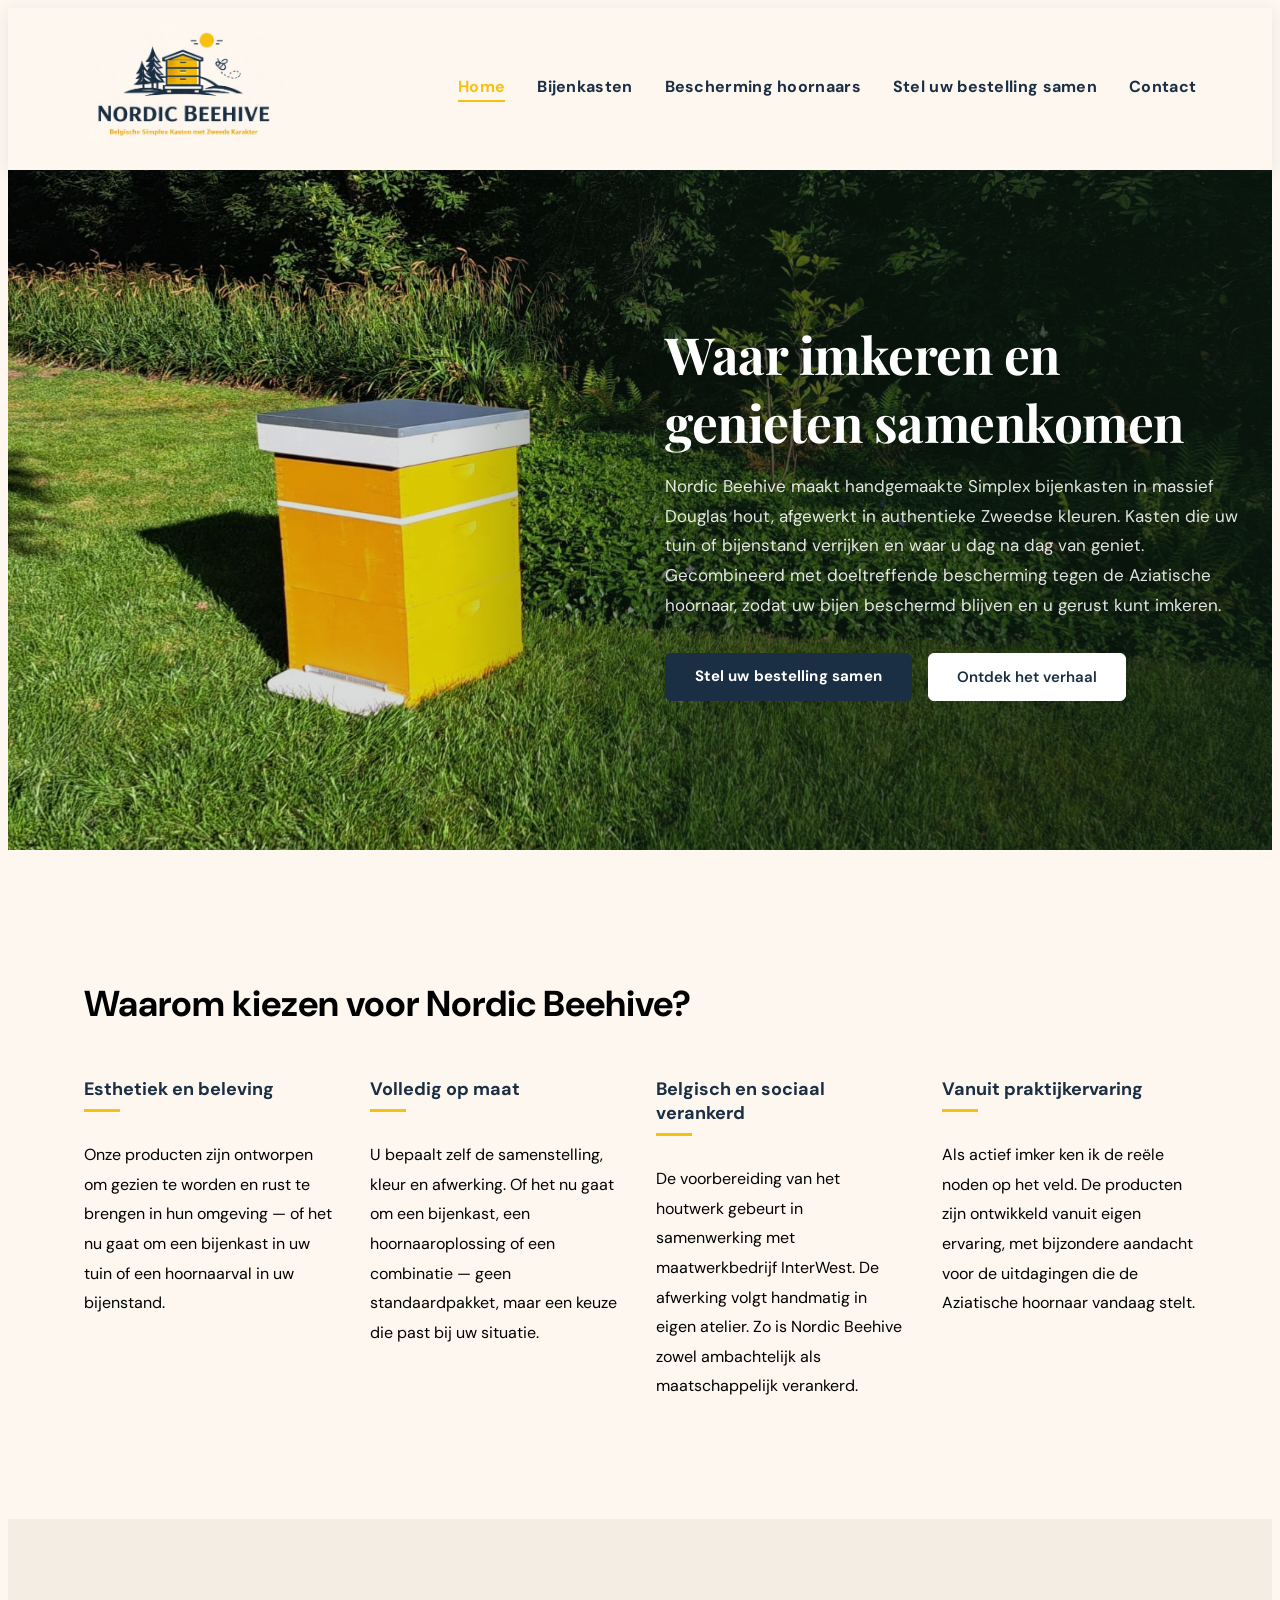
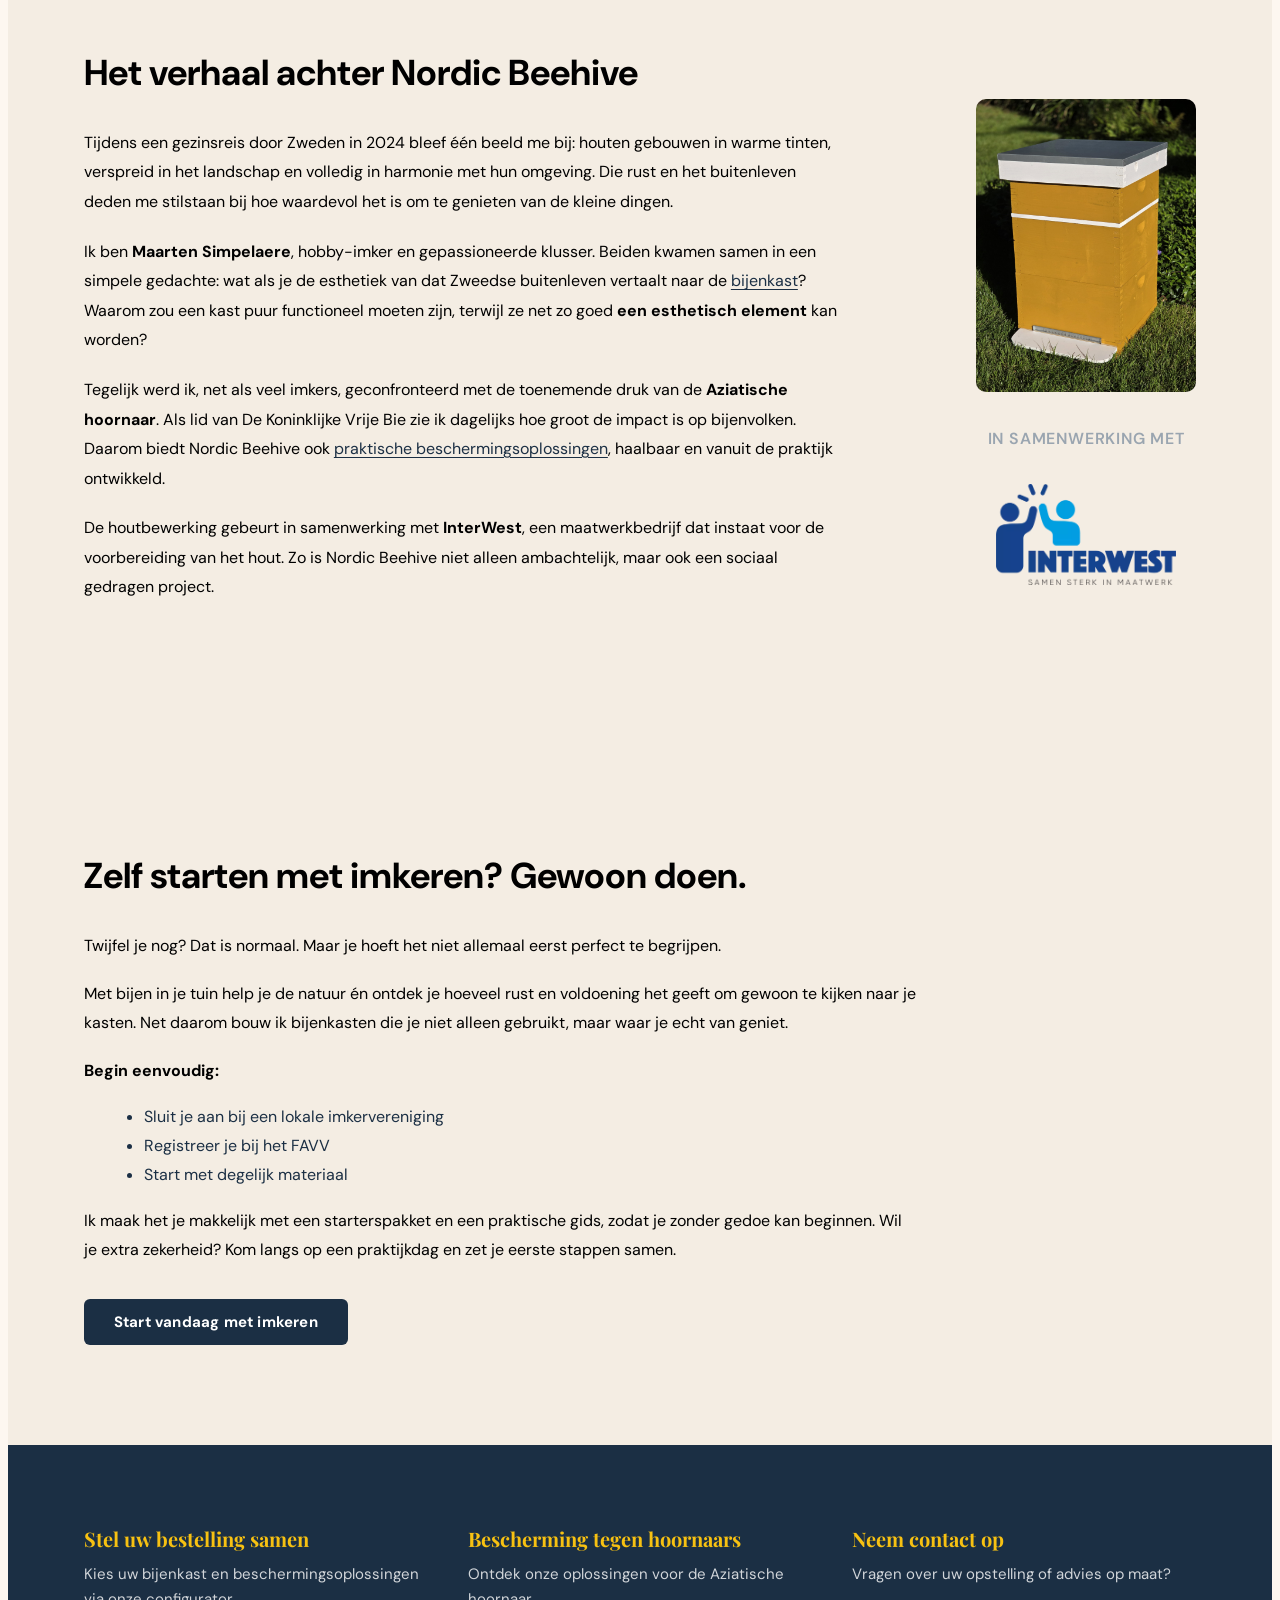
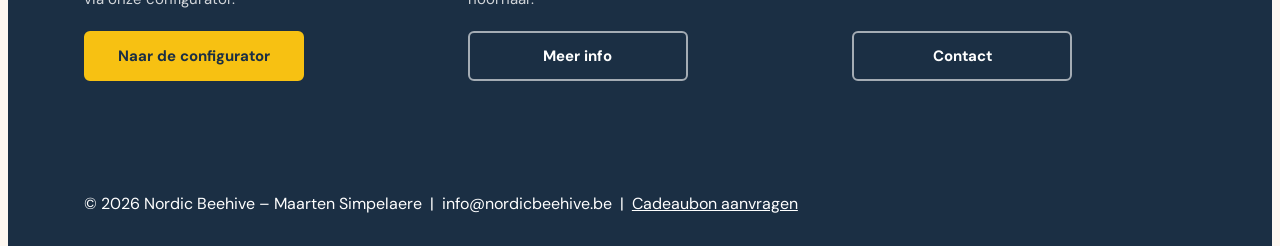
<file: index.html>
<!DOCTYPE html>
<html lang="nl">
<head>
    <meta charset="UTF-8">
    <title>Nordic Beehive – Belgische Simplex bijenkasten</title>
    <meta name="description" content="Handgemaakte Belgische Simplex bijenkasten in massief Douglas hout, afgewerkt in authentieke Zweedse kleuren. Volledig op maat samen te stellen.">
    <link rel="stylesheet" href="style.css">
    <link rel="stylesheet" href="style-configurator-v2.css">
    <link rel="icon" href="logo.png">
</head>
<body>

<header class="site-header">
    <div class="container header-inner">
        <a href="index.html"><img src="logo.png" alt="Nordic Beehive" class="site-logo"></a>
        <nav>
            <a href="index.html"           class="nav-link" data-page="home">Home</a>
            <a href="bijenkasten.html"     class="nav-link" data-page="bijenkasten">Bijenkasten</a>
            <a href="hoornaars.html"       class="nav-link" data-page="hoornaars">Bescherming hoornaars</a>
            <a href="configurator-v2.html" class="nav-link" data-page="configurator">Stel uw bestelling samen</a>
            <a href="contact.html"         class="nav-link" data-page="contact">Contact</a>
        </nav>
    </div>
</header>

<!-- HERO met foto -->
<section class="page-intro page-intro-hero hero-met-foto">
    <div class="hero-foto-achtergrond">
        <img src="images/hero_kast.jpeg" alt="Nordic Beehive bijenkast in geel in een groene tuin">
    </div>
    <div class="hero-overlay"></div>
    <div class="container hero-inhoud">
        <h1>Waar imkeren en genieten samenkomen</h1>
        <p class="page-intro-sub">
            Nordic Beehive maakt handgemaakte Simplex bijenkasten in massief Douglas hout, afgewerkt in authentieke Zweedse kleuren. Kasten die uw tuin of bijenstand verrijken en waar u dag na dag van geniet.
        </p>
        <p class="page-intro-sub">
            Gecombineerd met doeltreffende bescherming tegen de Aziatische hoornaar, zodat uw bijen beschermd blijven en u gerust kunt imkeren.
        </p>
        <div class="hero-ctas hero-ctas-left">
            <a href="configurator-v2.html" class="btn-primary">Stel uw bestelling samen</a>
            <a href="#verhaal" class="btn-outline-hero btn-outline-hero-wit">Ontdek het verhaal</a>
        </div>
    </div>
</section>

<!-- USP's -->
<section class="usp-section section">
    <div class="container">
        <h2>Waarom kiezen voor Nordic Beehive?</h2>
        <div class="usp-grid usp-grid-4">
            <div class="usp-item">
                <h3>Esthetiek en beleving</h3>
                <p>Onze producten zijn ontworpen om gezien te worden en rust te brengen in hun omgeving — of het nu gaat om een bijenkast in uw tuin of een hoornaarval in uw bijenstand.</p>
            </div>
            <div class="usp-item">
                <h3>Volledig op maat</h3>
                <p>U bepaalt zelf de samenstelling, kleur en afwerking. Of het nu gaat om een bijenkast, een hoornaaroplossing of een combinatie — geen standaardpakket, maar een keuze die past bij uw situatie.</p>
            </div>
            <div class="usp-item">
                <h3>Belgisch en sociaal verankerd</h3>
                <p>De voorbereiding van het houtwerk gebeurt in samenwerking met maatwerkbedrijf InterWest. De afwerking volgt handmatig in eigen atelier. Zo is Nordic Beehive zowel ambachtelijk als maatschappelijk verankerd.</p>
            </div>
            <div class="usp-item">
                <h3>Vanuit praktijkervaring</h3>
                <p>Als actief imker ken ik de reële noden op het veld. De producten zijn ontwikkeld vanuit eigen ervaring, met bijzondere aandacht voor de uitdagingen die de Aziatische hoornaar vandaag stelt.</p>
            </div>
        </div>
    </div>
</section>

<!-- VERHAAL -->
<section class="section section-alt">
    <div class="container verhaal-layout">
        <div class="verhaal-tekst">
            <h2 id="verhaal">Het verhaal achter Nordic Beehive</h2>
            <p>Tijdens een gezinsreis door Zweden in 2024 bleef één beeld me bij: houten gebouwen in warme tinten, verspreid in het landschap en volledig in harmonie met hun omgeving. Die rust en het buitenleven deden me stilstaan bij hoe waardevol het is om te genieten van de kleine dingen.</p>
            <p>Ik ben <strong>Maarten Simpelaere</strong>, hobby-imker en gepassioneerde klusser. Beiden kwamen samen in een simpele gedachte: wat als je de esthetiek van dat Zweedse buitenleven vertaalt naar de <a href="bijenkasten.html">bijenkast</a>? Waarom zou een kast puur functioneel moeten zijn, terwijl ze net zo goed <strong>een esthetisch element</strong> kan worden?</p></p>
            <p>Tegelijk werd ik, net als veel imkers, geconfronteerd met de toenemende druk van de <strong>Aziatische hoornaar</strong>. Als lid van De Koninklijke Vrije Bie zie ik dagelijks hoe groot de impact is op bijenvolken. Daarom biedt Nordic Beehive ook <a href="hoornaars.html">praktische beschermingsoplossingen</a>, haalbaar en vanuit de praktijk ontwikkeld.</p>
            <p>De houtbewerking gebeurt in samenwerking met <strong>InterWest</strong>, een maatwerkbedrijf dat instaat voor de voorbereiding van het hout. Zo is Nordic Beehive niet alleen ambachtelijk, maar ook een sociaal gedragen project.</p>
        </div>
        <div class="verhaal-partner">
            <img src="images/kast_detail.jpeg" alt="Nordic Beehive bijenkast detail" class="verhaal-kast-foto" onclick="openKastLightbox()">
            <p class="partner-label">In samenwerking met</p>
            <a href="https://www.interwest.be" target="_blank" rel="noopener">
                <img src="images/logo_interwest.webp" alt="InterWest – Samen sterk in maatwerk" class="partner-logo">
            </a>
        </div>
    </div>
</section>

<!-- STARTEN MET IMKEREN -->
<section class="section section-alt">
    <div class="container">
        <div class="starten-tekst">
            <h2>Zelf starten met imkeren? Gewoon doen.</h2>
            <p>Twijfel je nog? Dat is normaal. Maar je hoeft het niet allemaal eerst perfect te begrijpen.</p>
            <p>Met bijen in je tuin help je de natuur én ontdek je hoeveel rust en voldoening het geeft om gewoon te kijken naar je kasten. Net daarom bouw ik bijenkasten die je niet alleen gebruikt, maar waar je echt van geniet.</p>
            <p><strong>Begin eenvoudig:</strong></p>
            <ul class="starten-lijst">
                <li>Sluit je aan bij een lokale imkervereniging</li>
                <li>Registreer je bij het FAVV</li>
                <li>Start met degelijk materiaal</li>
            </ul>
            <p>Ik maak het je makkelijk met een starterspakket en een praktische gids, zodat je zonder gedoe kan beginnen. Wil je extra zekerheid? Kom langs op een praktijkdag en zet je eerste stappen samen.</p>
            <a href="configurator-v2.html?tab=starten" class="btn-primary" style="display:inline-block;margin-top:16px;">Start vandaag met imkeren</a>
        </div>
    </div>
</section>

<!-- CTA -->
<section class="cta-section">
    <div class="container cta-grid">
        <div class="cta-blok">
            <h3>Stel uw bestelling samen</h3>
            <p>Kies uw bijenkast en beschermingsoplossingen via onze configurator.</p>
            <a href="configurator-v2.html" class="btn-cta btn-cta-primary">Naar de configurator</a>
        </div>
        <div class="cta-blok">
            <h3>Bescherming tegen hoornaars</h3>
            <p>Ontdek onze oplossingen voor de Aziatische hoornaar.</p>
            <a href="hoornaars.html" class="btn-cta btn-cta-outline">Meer info</a>
        </div>
        <div class="cta-blok">
            <h3>Neem contact op</h3>
            <p>Vragen over uw opstelling of advies op maat?</p>
            <a href="contact.html" class="btn-cta btn-cta-outline">Contact</a>
        </div>
    </div>
</section>

<footer class="footer">
    <div class="container">
        © 2026 Nordic Beehive – Maarten Simpelaere &nbsp;|&nbsp; info@nordicbeehive.be &nbsp;|&nbsp; <a href="cadeaubon.html" style="color:inherit;">Cadeaubon aanvragen</a>
    </div>
</footer>

<!-- Lightbox kastfoto -->
<div id="kast-lightbox" class="lightbox" onclick="sluitKastLightbox(event)">
    <button class="lightbox-sluit" onclick="sluitKastLightbox()">&times;</button>
    <div class="lightbox-inhoud">
        <img src="images/kast_detail.jpeg" alt="Nordic Beehive bijenkast">
    </div>
</div>

<script src="nav.js"></script>
<script>
function openKastLightbox() {
    document.getElementById("kast-lightbox").classList.add("actief");
    document.body.style.overflow = "hidden";
}
function sluitKastLightbox(e) {
    if (e && e.target !== document.getElementById("kast-lightbox")) return;
    document.getElementById("kast-lightbox").classList.remove("actief");
    document.body.style.overflow = "";
}
document.addEventListener("keydown", function(e) {
    if (e.key === "Escape") sluitKastLightbox();
});
</script>
</body>
</html>
</file>
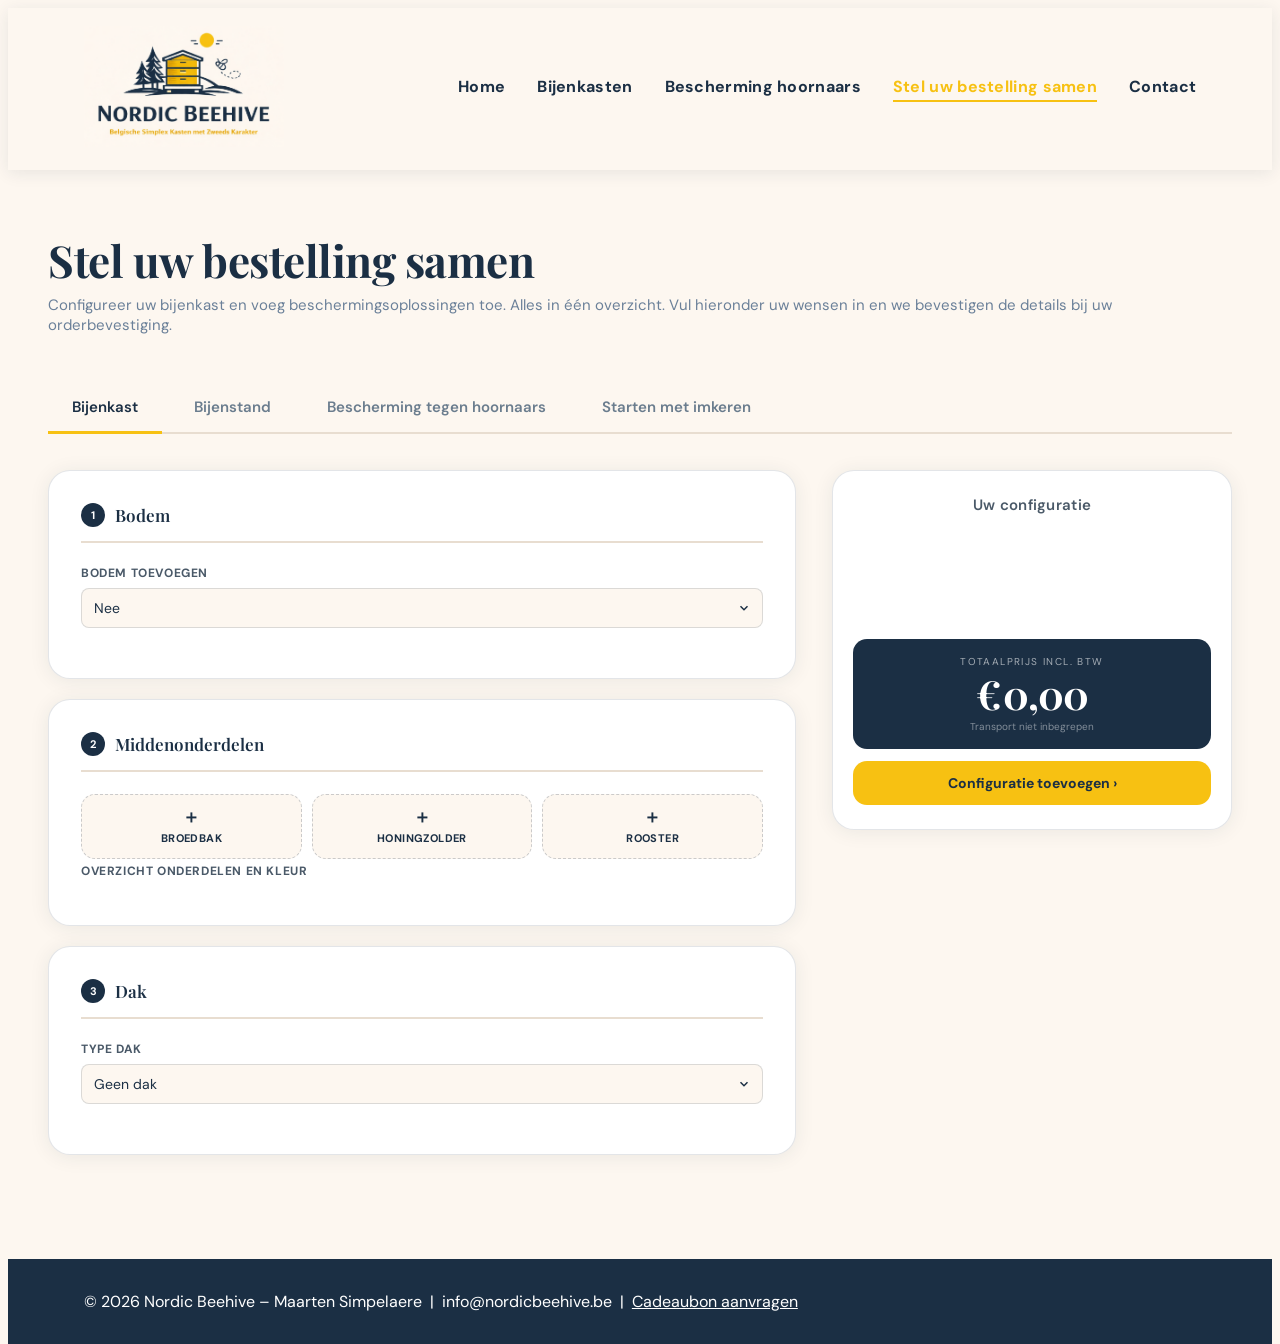
<file: configurator-v2.html>
<!DOCTYPE html>
<html lang="nl">
<head>
    <meta charset="UTF-8">
    <title>Configureer uw kast – Nordic Beehive</title>
    <link rel="stylesheet" href="style.css">
    <link rel="stylesheet" href="style-configurator-v2.css">
    <link rel="icon" href="logo.png">

    <!-- Formulier altijd verborgen bij laden — vóór enig JS -->
    <style>
        #formulierBlok { display: none; }
        .hidden { display: none; }
        .hidden { display: none; }
        #snapshotHelper { position:fixed; left:-9999px; top:0; visibility:hidden; pointer-events:none; zoom:1; }

        /* Footer altijd onderaan via padding op wrapper */
        .configurator-page-wrapper {
            min-height: calc(100vh - 120px);
            padding-bottom: 48px;
        }

        /* Verwijder-knop kastkaarten: match exact de knop die configurator.js aanmaakt */
        #bestellingLijst .bestel-info > button,
        #bestellingLijst .bestel-info button:not([class]) {
            display: inline !important;
            width: auto !important;
            background: none !important;
            border: none !important;
            box-shadow: none !important;
            color: #9AA5B0 !important;
            font-size: 11px !important;
            font-weight: 500 !important;
            text-decoration: underline !important;
            cursor: pointer !important;
            padding: 2px 0 !important;
            margin-top: 6px !important;
            letter-spacing: 0 !important;
        }
        #bestellingLijst .bestel-info > button:hover,
        #bestellingLijst .bestel-info button:not([class]):hover {
            color: #C0392B !important;
        }
    </style>
</head>

<body>

<header class="site-header">
    <div class="container header-inner">
        <a href="index.html">
            <img src="logo.png" alt="Nordic Beehive" class="site-logo">
        </a>
        <nav>
            <a href="index.html"           class="nav-link" data-page="home">Home</a>
            <a href="bijenkasten.html"     class="nav-link" data-page="bijenkasten">Bijenkasten</a>
            <a href="hoornaars.html"       class="nav-link" data-page="hoornaars">Bescherming hoornaars</a>
            <a href="configurator-v2.html" class="nav-link" data-page="configurator">Stel uw bestelling samen</a>
            <a href="contact.html"         class="nav-link" data-page="contact">Contact</a>
        </nav>
    </div>
</header>

<div class="configurator-page-wrapper">

    <h1>Stel uw bestelling samen</h1>
    <p class="page-subtitle">Configureer uw bijenkast en voeg beschermingsoplossingen toe. Alles in één overzicht. Vul hieronder uw wensen in en we bevestigen de details bij uw orderbevestiging.</p>

    <!-- TAB-NAVIGATIE (6): geen nummers -->
    <div class="config-tabs">
        <button class="config-tab active" data-tab="kasten">Bijenkast</button>
        <button class="config-tab" data-tab="bijenstand">Bijenstand</button>
        <button class="config-tab" data-tab="bescherming">Bescherming tegen hoornaars</button>
        <button class="config-tab" data-tab="starten">Starten met imkeren</button>
    </div>

    <!-- TAB PANEEL: BIJENKAST -->
    <div id="tab-kasten" class="tab-paneel tab-paneel-active">

    <div class="config-layout">

        <!-- ══ LINKERKOLOM ══ -->
        <div class="config-left">

            <!-- STAP 1 – BODEM -->
            <div class="config-panel">
                <h2 class="panel-title"><span class="step-badge">1</span> Bodem</h2>

                <div class="field-group">
                    <label for="bodemSelect">Bodem toevoegen</label>
                    <select id="bodemSelect">
                        <option value="none">Nee</option>
                        <option value="Bodem.svg">Ja</option>
                    </select>
                </div>

                <div id="bodemKleurWrapper">
                    <div class="field-divider"></div>
                    <div class="options-grid">
                        <div class="field-group">
                            <label for="bodemKleur">Kleur bodem</label>
                            <select id="bodemKleur">
                                <option value="wit">Norrland Vit (Wit)</option>
                                <option value="geel" selected>Skåne Gul (Geel)</option>
                                <option value="rood">Falu Röd (Rood)</option>
                                <option value="groen">Dalarna Grön (Groen)</option>
                                <option value="blauw">Siljan Blå (Blauw)</option>
                                <option value="roze">Småland Rosé (Roze)</option>
                            </select>
                        </div>
                        <div class="field-group">
                            <label for="plankKleur">Kleur vliegplank</label>
                            <select id="plankKleur">
                                <option value="wit" selected>Norrland Vit (Wit)</option>
                                <option value="geel">Skåne Gul (Geel)</option>
                                <option value="rood">Falu Röd (Rood)</option>
                                <option value="groen">Dalarna Grön (Groen)</option>
                                <option value="blauw">Siljan Blå (Blauw)</option>
                                <option value="roze">Småland Rosé (Roze)</option>
                            </select>
                        </div>
                    </div>
                    <div class="field-group">
                        <label for="bodemPropolis">Propolis binnenzijde</label>
                        <select id="bodemPropolis">
                            <option value="nee">Nee</option>
                            <option value="ja">Ja (+ € 4)</option>
                        </select>
                    </div>
                </div>
            </div>

            <!-- STAP 2 – MIDDEN -->
            <div class="config-panel">
                <h2 class="panel-title"><span class="step-badge">2</span> Middenonderdelen</h2>

                <div class="add-buttons">
                    <button class="add-btn" onclick="addModule('Broedbak basis.svg')">
                        <span class="add-icon">＋</span>Broedbak
                    </button>
                    <button class="add-btn" onclick="addModule('Honingzolder basis.svg')">
                        <span class="add-icon">＋</span>Honingzolder
                    </button>
                    <button class="add-btn" onclick="addModule('Koninginnenrooster.svg')">
                        <span class="add-icon">＋</span>Rooster
                    </button>
                </div>

                <label class="normal-label" style="display:none;">Overzicht onderdelen en kleur</label>
                <ul id="stackList"></ul>

                <div id="moduleOpties">
                    <div class="field-divider"></div>
                    <div class="options-grid">
                        <div class="field-group">
                            <label for="modulePropolis">Propolis binnenzijde</label>
                            <select id="modulePropolis">
                                <option value="nee">Nee</option>
                                <option value="ja">Ja (+ € 5 / stuk)</option>
                            </select>
                        </div>
                        <div class="field-group">
                            <label for="handvaten">Metalen handvaten</label>
                            <select id="handvaten">
                                <option value="nee">Nee</option>
                                <option value="ja">Ja (+ € 6 / stuk)</option>
                            </select>
                        </div>
                        <div class="field-group">
                            <label for="hoekbescherming">Hoekbescherming</label>
                            <select id="hoekbescherming">
                                <option value="nee">Nee</option>
                                <option value="ja">Ja (+ € 7 / stuk)</option>
                            </select>
                        </div>
                        <div class="field-group">
                            <label for="ramen">Gemonteerde ramen</label>
                            <select id="ramen">
                                <option value="nee">Nee</option>
                                <option value="ja">Ja (+ € 18 / stuk)</option>
                                <option value="was">Ja + waswafels (+ € 25 / stuk)</option>
                            </select>
                        </div>
                    </div>
                </div>
            </div>

            <!-- STAP 3 – DAK -->
            <div class="config-panel">
                <h2 class="panel-title"><span class="step-badge">3</span> Dak</h2>

                <div class="field-group">
                    <label for="dakSelect">Type dak</label>
                    <select id="dakSelect">
                        <option value="none">Geen dak</option>
                        <option value="Plat dak.svg">Plat dak</option>
                        <option value="Chaletdak.svg">Chalet dak</option>
                    </select>
                </div>

                <div id="dakKleurWrapper">
                    <div class="field-divider"></div>
                    <div class="options-grid">
                        <div class="field-group">
                            <label for="dakKleur">Kleur dak</label>
                            <select id="dakKleur">
                                <option value="wit">Norrland Vit (Wit)</option>
                                <option value="geel" selected>Skåne Gul (Geel)</option>
                                <option value="rood">Falu Röd (Rood)</option>
                                <option value="groen">Dalarna Grön (Groen)</option>
                                <option value="blauw">Siljan Blå (Blauw)</option>
                                <option value="roze">Småland Rosé (Roze)</option>
                            </select>
                        </div>
                        <div class="field-group">
                            <label for="dakIsolatie">Dakisolatie</label>
                            <select id="dakIsolatie">
                                <option value="nee">Nee</option>
                                <option value="ja">Ja (+ € 8)</option>
                            </select>
                        </div>
                    </div>
                </div>
            </div>

        </div><!-- /config-left -->

        <!-- ══ RECHTERKOLOM ══ -->
        <div class="config-right">
            <div class="preview-card">
                <p class="preview-title">Uw configuratie</p>
                <div class="visual-container">
                    <div id="visualiser"></div>
                </div>
                <div class="price-block">
                    <div class="price-label">Totaalprijs incl. btw</div>
                    <div class="price-amount">
                        <span class="currency">€</span><span id="prijs">0</span>
                    </div>
                    <div class="price-note">Transport niet inbegrepen</div>
                </div>
                <button id="addToOrder" class="hidden">Configuratie toevoegen ›</button>
            </div>
        </div>

    </div><!-- /config-layout -->

    </div><!-- /tab-paneel kasten -->

    <div id="tab-bijenstand" class="tab-paneel">
    <div class="config-layout">

        <!-- ══ LINKERKOLOM ══ -->
        <div class="config-left">

            <div class="config-panel">
                <h2 class="panel-title"><span class="step-badge">1</span> Bijenstand</h2>
                <p class="ah-product-beschrijving">Stevige bijenstand in massief Douglas hout, geschilderd in één van de authentieke Zweedse kleuren. Frame en poten kunnen in afzonderlijke kleuren worden afgewerkt. Voor lengtes groter dan 4m bestelt u meerdere bijenstanden die u naast elkaar plaatst.</p>

                <div class="belasko-illustratie">
                    <img src="images/Bijenstand_overzicht.png" alt="Bijenstand overzicht">
                </div>

                <div class="field-divider"></div>
                <div class="options-grid">

                    <div class="field-group">
                        <label for="bijenstand-kleur-frame">Kleur frame</label>
                        <select id="bijenstand-kleur-frame" onchange="updateBijenstandSVG()">
                            <option value="geel" selected>Skåne Gul (Geel)</option>
                            <option value="groen">Dalarna Grön (Groen)</option>
                            <option value="blauw">Siljan Blå (Blauw)</option>
                            <option value="rood">Falu Röd (Rood)</option>
                            <option value="wit">Norrland Vit (Wit)</option>
                            <option value="roze">Småland Rosé (Roze)</option>
                        </select>
                    </div>

                    <div class="field-group">
                        <label for="bijenstand-kleur-poten">Kleur poten</label>
                        <select id="bijenstand-kleur-poten" onchange="updateBijenstandSVG()">
                            <option value="geel" selected>Skåne Gul (Geel)</option>
                            <option value="groen">Dalarna Grön (Groen)</option>
                            <option value="blauw">Siljan Blå (Blauw)</option>
                            <option value="rood">Falu Röd (Rood)</option>
                            <option value="wit">Norrland Vit (Wit)</option>
                            <option value="roze">Småland Rosé (Roze)</option>
                        </select>
                    </div>

                    <div class="field-group">
                        <label>Hoogte: <span id="bijenstand-hoogte-val">50</span> cm</label>
                        <div class="range-wrapper">
                            <input type="range" id="bijenstand-hoogte" min="30" max="80" step="5" value="50"
                                oninput="document.getElementById('bijenstand-hoogte-val').textContent=this.value">
                        </div>
                    </div>

                    <div class="field-group">
                        <label>Lengte: <span id="bijenstand-lengte-val">4</span> m</label>
                        <div class="range-wrapper">
                            <input type="range" id="bijenstand-lengte" min="1" max="4" step="1" value="4"
                                oninput="document.getElementById('bijenstand-lengte-val').textContent=this.value">
                        </div>
                    </div>

                    <div class="field-group">
                        <label for="bijenstand-paalhouder">Paalhouders</label>
                        <select id="bijenstand-paalhouder" onchange="updateBijenstandSVG()">
                            <option value="geen">Geen</option>
                            <option value="plat">Plat (vastboren op vloer)</option>
                            <option value="punt">Gepunt (bevestiging in grond)</option>
                        </select>
                    </div>

                </div>

                <div class="ah-toevoegen-rij">
                    <button class="add-btn add-btn-ah" onclick="voegAHToe('bijenstand')">
                        <span class="add-icon">＋</span>TOEVOEGEN AAN SELECTIE
                    </button>
                </div>
            </div>

        </div><!-- /config-left -->

        <!-- ══ RECHTERKOLOM ══ -->
        <div class="config-right">
            <div class="preview-card">
                <p class="preview-title">Uw configuratie</p>
                <div class="visual-container">
                    <div id="bijenstand-svg-wrap" style="width:100%;background:white;"></div>
                </div>
                <div class="price-block">
                    <div class="price-label">Totaalprijs incl. btw</div>
                    <div class="price-amount">
                        <span class="currency">Prijs</span><span> op maat</span>
                    </div>
                    <div class="price-note">Transport niet inbegrepen</div>
                </div>
                <button class="add-btn-order" onclick="voegAHToe('bijenstand')">Configuratie toevoegen ›</button>
            </div>
        </div>

    </div><!-- /config-layout -->
    </div><!-- /tab-bijenstand -->

    <div id="tab-bescherming" class="tab-paneel">
        <div class="config-layout">
            <div class="config-left">

                <!-- STAP 1 – KOLDO BELASKO -->
                <div class="config-panel">
                    <h2 class="panel-title"><span class="step-badge">1</span> Koldo Belasko</h2>
                    <p class="ah-product-beschrijving">Mechanische trechterval die hoornaars aantrekt en binnenleidt. Hoornaars kunnen nadien niet meer ontsnappen. Gepositioneerd voor de vliegopening van de bijenkasten. Extra kolom per 5m horizontale buis.</p>

                    <div class="belasko-illustratie">
                        <img src="Koldo_Balasko.png" alt="Schematische weergave Koldo Belasko met aanduiding hoogte links, hoogte rechts en lengte">
                    </div>

                    <div class="field-divider"></div>
                    <div class="options-grid">
                        <div class="field-group">
                            <label for="belasko-materiaal">Materiaal</label>
                            <select id="belasko-materiaal">
                                <option value="inox">Inox</option>
                                <option value="gegalvaniseerd">Gegalvaniseerd staal</option>
                            </select>
                        </div>
                        <div class="field-group">
                            <label for="belasko-voet">Verzwaarde voet</label>
                            <select id="belasko-voet">
                                <option value="nee">Nee</option>
                                <option value="ja">Ja</option>
                            </select>
                        </div>
                    </div>

                    <div class="field-divider"></div>
                    <p class="belasko-groep-label">Afmetingen</p>
                    <div class="options-grid">
                        <div class="field-group">
                            <label for="belasko-hoogte-links">Hoogte links: <span class="range-val" id="belasko-hoogte-links-val">50</span> cm</label>
                            <input type="range" id="belasko-hoogte-links" min="30" max="120" step="5" value="50"
                                   oninput="document.getElementById('belasko-hoogte-links-val').textContent=this.value">
                        </div>
                        <div class="field-group">
                            <label for="belasko-hoogte-rechts">Hoogte rechts: <span class="range-val" id="belasko-hoogte-rechts-val">50</span> cm</label>
                            <input type="range" id="belasko-hoogte-rechts" min="30" max="120" step="5" value="50"
                                   oninput="document.getElementById('belasko-hoogte-rechts-val').textContent=this.value">
                        </div>
                        <div class="field-group">
                            <label for="belasko-lengte">Lengte: <span class="range-val" id="belasko-lengte-val">200</span> cm
                                <span class="range-kolommen" id="belasko-kolommen-label"> — 2 kolommen</span>
                            </label>
                            <input type="range" id="belasko-lengte" min="100" max="2000" step="20" value="200"
                                   oninput="updateBelaskoLengte(this.value)">
                        </div>
                    </div>

                    <p class="belasko-hoogte-toelichting">Hoogte links en rechts = hoogte van de vliegplank gemeten vanaf het maaiveld.</p>

                    <div class="ah-toevoegen-rij">
                        <button class="add-btn add-btn-ah" onclick="voegAHToe('belasko')">
                            <span class="add-icon">＋</span>TOEVOEGEN AAN SELECTIE
                        </button>
                    </div>
                </div>

                <!-- STAP 2 – ELEKTRISCHE HARP -->
                <div class="config-panel">
                    <h2 class="panel-title"><span class="step-badge">2</span> Elektrische harp</h2>
                    <p class="ah-product-beschrijving">Actieve verdedigingslijn met parallelle draden voor de kast. Veilig voor bijen, effectief tegen hoornaars. Regelmatig verplaatsen voor optimale werking.</p>

                    <div class="ah-svg-illustratie">
                        <svg id="harp-svg-inline" width="370" height="740" viewBox="0 0 370 740" fill="none" xmlns="http://www.w3.org/2000/svg" style="max-height:220px; width:auto;">
                        <g clip-path="url(#harp-clip)">
                        <rect width="370" height="740" fill="#FDF7F0"/>
                        <!-- Opvangbak — verborgen tenzij gekozen -->
                        <g id="harp-opvangbak-svg" display="none">
                          <rect x="31.5" y="691.5" width="307" height="47" fill="#D9D9D9" stroke="#28445A" stroke-width="3"/>
                        </g>
                        <!-- Schraag: scharnierpin + X-poten -->
                        <circle cx="185" cy="385" r="13.5" fill="#D9D9D9" stroke="#28445A" stroke-width="3"/>
                        <rect x="1.17084" y="-1.76894" width="29" height="797" transform="matrix(0.979925 -0.199368 -0.199368 -0.979925 344.165 787.051)" fill="#F4C678" stroke="#28445A" stroke-width="3"/>
                        <rect x="1.17084" y="-1.76894" width="29" height="55" transform="matrix(0.979925 -0.199368 -0.199368 -0.979925 196.234 59.9465)" fill="#F4C678" stroke="#28445A" stroke-width="3"/>
                        <line x1="336" y1="738.5" x2="365" y2="738.5" stroke="#28445A" stroke-width="3"/>
                        <rect x="24.1868" y="788.551" width="29" height="797" transform="rotate(-168.5 24.1868 788.551)" fill="#F4C678" stroke="#28445A" stroke-width="3"/>
                        <rect x="172.187" y="61.4465" width="29" height="55" transform="rotate(-168.5 172.187 61.4465)" fill="#F4C678" stroke="#28445A" stroke-width="3"/>
                        <line y1="-1.5" x2="29" y2="-1.5" transform="matrix(-1 0 0 1 34 740)" stroke="#28445A" stroke-width="3"/>
                        <!-- Horizontale verbindingsbalk -->
                        <rect x="90.5" y="371.5" width="187" height="13" fill="#D9D9D9" stroke="#28445A" stroke-width="3"/>
                        <!-- PV-paneel (Rectangle 8 + Lines 5-8) — verborgen tenzij gekozen -->
                        <g id="harp-pv-svg" display="none">
                          <rect x="106.5" y="12.5" width="157" height="237" fill="#1B2F44" stroke="#1B2F44" stroke-width="3"/>
                          <line x1="185.5" y1="11" x2="185.5" y2="250" stroke="#4a6fa5" stroke-width="2"/>
                          <line x1="105.009" y1="128.5" x2="265.009" y2="129.5" stroke="#4a6fa5" stroke-width="2"/>
                          <line x1="104.009" y1="69.5" x2="264.009" y2="70.5" stroke="#4a6fa5" stroke-width="2"/>
                          <line x1="105.009" y1="194.5" x2="265.009" y2="195.5" stroke="#4a6fa5" stroke-width="2"/>
                        </g>
                        </g>
                        <defs><clipPath id="harp-clip"><rect width="370" height="740" fill="white"/></clipPath></defs>
                        </svg>
                    </div>

                    <div class="field-divider"></div>
                    <div class="options-grid">
                        <div class="field-group">
                            <label for="harp-opvangbak">Opvangbak</label>
                            <select id="harp-opvangbak" onchange="updateHarpSVG()">
                                <option value="nee">Nee</option>
                                <option value="ja">Ja</option>
                            </select>
                        </div>
                        <div class="field-group">
                            <label for="harp-pv">PV-paneel (autonoom)</label>
                            <select id="harp-pv" onchange="updateHarpSVG()">
                                <option value="nee">Nee</option>
                                <option value="ja">Ja</option>
                            </select>
                        </div>
                    </div>

                    <div class="ah-toevoegen-rij">
                        <button class="add-btn add-btn-ah" onclick="voegAHToe('harp')">
                            <span class="add-icon">＋</span>TOEVOEGEN AAN SELECTIE
                        </button>
                    </div>
                </div>

                <!-- STAP 3 – KOOLMEZENKAST -->
                <div class="config-panel">
                    <h2 class="panel-title"><span class="step-badge">3</span> Koolmezenkast</h2>
                    <p class="ah-product-beschrijving">Ecologische ondersteuning. Afgewerkt in <a href="bijenkasten.html#kleuren">dezelfde Zweedse kleuren</a> als uw bijenkast. Draagt bij aan een natuurlijk evenwicht in uw tuin.</p>

                    <div class="ah-svg-illustratie">
                        <svg id="mezenkast-svg" width="160" height="400" viewBox="0 0 160 400" fill="none" xmlns="http://www.w3.org/2000/svg" style="max-height:220px; width:auto;">
                        <g clip-path="url(#mezen-clip)">
                        <!-- Achtergrond: zelfde kleur als het vak -->
                        <rect id="mezen-bg" width="160" height="400" fill="#FDF7F0"/>
                        <g id="mezen-kast-groep">
                          <rect x="21.5" y="1.5" width="117" height="397" fill="#E5B75C" stroke="#28445A" stroke-width="3"/>
                          <rect x="21.5" y="116.5" width="117" height="237" fill="#E5B75C" stroke="#28445A" stroke-width="3"/>
                          <rect x="1.5" y="110.5" width="20" height="243" fill="#E5B75C" stroke="#28445A" stroke-width="3"/>
                          <rect x="138.5" y="110.5" width="20" height="243" fill="#E5B75C" stroke="#28445A" stroke-width="3"/>
                        </g>
                        <g id="mezen-dak-groep">
                          <rect x="1.5" y="49.5" width="157" height="97" fill="#F0EDED" stroke="#28445A" stroke-width="3"/>
                        </g>
                        <circle cx="80" cy="192" r="14.5" fill="#D9D9D9" stroke="#28445A" stroke-width="3"/>
                        <circle cx="80" cy="17" r="1.5" fill="#D9D9D9" stroke="#28445A" stroke-width="3"/>
                        <circle cx="80" cy="383" r="1.5" fill="#D9D9D9" stroke="#28445A" stroke-width="3"/>
                        </g>
                        <defs><clipPath id="mezen-clip"><rect width="160" height="400" fill="white"/></clipPath></defs>
                        </svg>
                    </div>

                    <div class="field-divider"></div>
                    <div class="options-grid">
                        <div class="field-group">
                            <label for="mezenkast-kleur">Kleur kast</label>
                            <select id="mezenkast-kleur" onchange="updateMezenkastSVG()">
                                <option value="geel">Skåne Gul (Geel)</option>
                                <option value="groen">Dalarna Grön (Groen)</option>
                                <option value="blauw">Siljan Blå (Blauw)</option>
                                <option value="rood">Falu Röd (Rood)</option>
                                <option value="wit">Norrland Vit (Wit)</option>
                                <option value="roze">Småland Rosé (Roze)</option>
                            </select>
                        </div>
                        <div class="field-group">
                            <label for="mezenkast-kleur-dak">Kleur dak</label>
                            <select id="mezenkast-kleur-dak" onchange="updateMezenkastSVG()">
                                <option value="wit">Norrland Vit (Wit)</option>
                                <option value="zelfde">Zelfde als kast</option>
                                <option value="geel">Skåne Gul (Geel)</option>
                                <option value="groen">Dalarna Grön (Groen)</option>
                                <option value="blauw">Siljan Blå (Blauw)</option>
                                <option value="rood">Falu Röd (Rood)</option>
                                <option value="roze">Småland Rosé (Roze)</option>
                            </select>
                        </div>
                        <div class="field-group">
                            <label for="mezenkast-bevestiging">Bevestiging</label>
                            <select id="mezenkast-bevestiging">
                                <option value="geen">Geen</option>
                                <option value="aluminium">Aluminium nagels</option>
                                <option value="boomband">Boomband</option>
                            </select>
                        </div>
                        <div class="field-group">
                            <label for="mezenkast-bollen">Koolmezenbollen (5 st.)</label>
                            <select id="mezenkast-bollen">
                                <option value="nee">Nee</option>
                                <option value="ja">Ja, bijbestellen</option>
                            </select>
                        </div>
                    </div>

                    <div class="ah-toevoegen-rij">
                        <button class="add-btn add-btn-ah" onclick="voegAHToe('mezenkast')">
                            <span class="add-icon">＋</span>TOEVOEGEN AAN SELECTIE
                        </button>
                    </div>
                </div>

                <!-- STAP 4 – SELECTIEVE VAL -->
                <div class="config-panel">
                    <h2 class="panel-title"><span class="step-badge">4</span> Selectieve val</h2>
                    <p class="ah-product-beschrijving">Val die verspreid in de tuin geplaatst wordt om hoornaars af te vangen. Dankzij de geëxpandeerde kleikorrels kunnen andere insecten de val verlaten, zodat enkel hoornaars gevangen blijven.</p>

                    <div class="ah-svg-illustratie">
                        <svg id="val-svg" width="340" height="234" viewBox="0 0 340 234" fill="none" xmlns="http://www.w3.org/2000/svg" style="max-height:180px; width:auto;">
                        <g clip-path="url(#val-clip)">
                        <rect width="340" height="234" fill="#FDF7F0"/>
                        <!-- Deksel -->
                        <rect x="30" y="30" width="280" height="28" rx="3" fill="#D9D9D9" stroke="#28445A" stroke-width="3"/>
                        <!-- Doos -->
                        <rect x="30" y="55" width="280" height="154" rx="3" fill="#EAF3FA" stroke="#28445A" stroke-width="3"/>
                        <!-- Lokvloeistof -->
                        <g id="val-lokvloeistof-svg" display="none">
                          <rect x="32" y="193" width="276" height="14" rx="2" fill="#E74C3C" opacity="0.85"/>
                        </g>
                        <!-- Kleikorrels -->
                        <g id="val-kleikorrels-svg" display="none">
                          <ellipse cx="50"  cy="193" rx="7" ry="5" fill="#8B6340" stroke="#5C3D1E" stroke-width="1"/>
                          <ellipse cx="64"  cy="191" rx="6" ry="4.5" fill="#9E7050" stroke="#5C3D1E" stroke-width="1"/>
                          <ellipse cx="78"  cy="193" rx="7" ry="5" fill="#7A5530" stroke="#5C3D1E" stroke-width="1"/>
                          <ellipse cx="92"  cy="191" rx="6" ry="4.5" fill="#8B6340" stroke="#5C3D1E" stroke-width="1"/>
                          <ellipse cx="106" cy="193" rx="7" ry="5" fill="#A07858" stroke="#5C3D1E" stroke-width="1"/>
                          <ellipse cx="120" cy="191" rx="6" ry="4.5" fill="#8B6340" stroke="#5C3D1E" stroke-width="1"/>
                          <ellipse cx="134" cy="193" rx="7" ry="5" fill="#7A5530" stroke="#5C3D1E" stroke-width="1"/>
                          <ellipse cx="148" cy="191" rx="6" ry="4.5" fill="#9E7050" stroke="#5C3D1E" stroke-width="1"/>
                          <ellipse cx="162" cy="193" rx="7" ry="5" fill="#8B6340" stroke="#5C3D1E" stroke-width="1"/>
                          <ellipse cx="176" cy="191" rx="6" ry="4.5" fill="#A07858" stroke="#5C3D1E" stroke-width="1"/>
                          <ellipse cx="190" cy="193" rx="7" ry="5" fill="#7A5530" stroke="#5C3D1E" stroke-width="1"/>
                          <ellipse cx="204" cy="191" rx="6" ry="4.5" fill="#8B6340" stroke="#5C3D1E" stroke-width="1"/>
                          <ellipse cx="218" cy="193" rx="7" ry="5" fill="#9E7050" stroke="#5C3D1E" stroke-width="1"/>
                          <ellipse cx="232" cy="191" rx="6" ry="4.5" fill="#8B6340" stroke="#5C3D1E" stroke-width="1"/>
                          <ellipse cx="246" cy="193" rx="7" ry="5" fill="#A07858" stroke="#5C3D1E" stroke-width="1"/>
                          <ellipse cx="260" cy="191" rx="6" ry="4.5" fill="#7A5530" stroke="#5C3D1E" stroke-width="1"/>
                          <ellipse cx="274" cy="193" rx="7" ry="5" fill="#8B6340" stroke="#5C3D1E" stroke-width="1"/>
                          <ellipse cx="288" cy="191" rx="6" ry="4.5" fill="#9E7050" stroke="#5C3D1E" stroke-width="1"/>
                          <ellipse cx="57"  cy="186" rx="6" ry="4.5" fill="#9E7050" stroke="#5C3D1E" stroke-width="1"/>
                          <ellipse cx="71"  cy="184" rx="6" ry="4.5" fill="#8B6340" stroke="#5C3D1E" stroke-width="1"/>
                          <ellipse cx="85"  cy="186" rx="6" ry="4.5" fill="#A07858" stroke="#5C3D1E" stroke-width="1"/>
                          <ellipse cx="99"  cy="184" rx="6" ry="4.5" fill="#7A5530" stroke="#5C3D1E" stroke-width="1"/>
                          <ellipse cx="113" cy="186" rx="6" ry="4.5" fill="#8B6340" stroke="#5C3D1E" stroke-width="1"/>
                          <ellipse cx="127" cy="184" rx="6" ry="4.5" fill="#9E7050" stroke="#5C3D1E" stroke-width="1"/>
                          <ellipse cx="141" cy="186" rx="6" ry="4.5" fill="#8B6340" stroke="#5C3D1E" stroke-width="1"/>
                          <ellipse cx="155" cy="184" rx="6" ry="4.5" fill="#A07858" stroke="#5C3D1E" stroke-width="1"/>
                          <ellipse cx="169" cy="186" rx="6" ry="4.5" fill="#7A5530" stroke="#5C3D1E" stroke-width="1"/>
                          <ellipse cx="183" cy="184" rx="6" ry="4.5" fill="#8B6340" stroke="#5C3D1E" stroke-width="1"/>
                          <ellipse cx="197" cy="186" rx="6" ry="4.5" fill="#9E7050" stroke="#5C3D1E" stroke-width="1"/>
                          <ellipse cx="211" cy="184" rx="6" ry="4.5" fill="#8B6340" stroke="#5C3D1E" stroke-width="1"/>
                          <ellipse cx="225" cy="186" rx="6" ry="4.5" fill="#A07858" stroke="#5C3D1E" stroke-width="1"/>
                          <ellipse cx="239" cy="184" rx="6" ry="4.5" fill="#7A5530" stroke="#5C3D1E" stroke-width="1"/>
                          <ellipse cx="253" cy="186" rx="6" ry="4.5" fill="#8B6340" stroke="#5C3D1E" stroke-width="1"/>
                          <ellipse cx="267" cy="184" rx="6" ry="4.5" fill="#9E7050" stroke="#5C3D1E" stroke-width="1"/>
                          <ellipse cx="281" cy="186" rx="6" ry="4.5" fill="#8B6340" stroke="#5C3D1E" stroke-width="1"/>
                        </g>
                        <!-- Rooster links geel (minimale bijvangst) -->
                        <g id="val-rooster-svg">
                          <rect x="30" y="75" width="10" height="104" rx="2" fill="#F7C112" stroke="#28445A" stroke-width="2.5"/>
                          <line x1="32" y1="85"  x2="38" y2="85"  stroke="#28445A" stroke-width="1.5" stroke-linecap="round"/>
                          <line x1="32" y1="94"  x2="38" y2="94"  stroke="#28445A" stroke-width="1.5" stroke-linecap="round"/>
                          <line x1="32" y1="103" x2="38" y2="103" stroke="#28445A" stroke-width="1.5" stroke-linecap="round"/>
                          <line x1="32" y1="112" x2="38" y2="112" stroke="#28445A" stroke-width="1.5" stroke-linecap="round"/>
                          <line x1="32" y1="121" x2="38" y2="121" stroke="#28445A" stroke-width="1.5" stroke-linecap="round"/>
                          <line x1="32" y1="130" x2="38" y2="130" stroke="#28445A" stroke-width="1.5" stroke-linecap="round"/>
                          <line x1="32" y1="139" x2="38" y2="139" stroke="#28445A" stroke-width="1.5" stroke-linecap="round"/>
                          <line x1="32" y1="148" x2="38" y2="148" stroke="#28445A" stroke-width="1.5" stroke-linecap="round"/>
                          <line x1="32" y1="157" x2="38" y2="157" stroke="#28445A" stroke-width="1.5" stroke-linecap="round"/>
                          <line x1="32" y1="166" x2="38" y2="166" stroke="#28445A" stroke-width="1.5" stroke-linecap="round"/>
                          <line x1="32" y1="175" x2="38" y2="175" stroke="#28445A" stroke-width="1.5" stroke-linecap="round"/>
                        </g>
                        <!-- Trechter links geel (maximale vangstdruk, verborgen by default) -->
                        <g id="val-trechter-links-svg" display="none">
                          <path d="M30 75 L105 113 L105 127 L30 179 Z" fill="#F7C112" stroke="#28445A" stroke-width="2.5" stroke-linejoin="round"/>
                          <line x1="33" y1="86"  x2="47"  y2="86"  stroke="#28445A" stroke-width="1.8" stroke-linecap="round" stroke-dasharray="10 5" stroke-dashoffset="0"/>
                          <line x1="33" y1="93"  x2="61"  y2="93"  stroke="#28445A" stroke-width="1.8" stroke-linecap="round" stroke-dasharray="10 5" stroke-dashoffset="-6"/>
                          <line x1="33" y1="100" x2="75"  y2="100" stroke="#28445A" stroke-width="1.8" stroke-linecap="round" stroke-dasharray="10 5" stroke-dashoffset="0"/>
                          <line x1="33" y1="107" x2="89"  y2="107" stroke="#28445A" stroke-width="1.8" stroke-linecap="round" stroke-dasharray="10 5" stroke-dashoffset="-6"/>
                          <line x1="33" y1="114" x2="99"  y2="114" stroke="#28445A" stroke-width="1.8" stroke-linecap="round" stroke-dasharray="10 5" stroke-dashoffset="0"/>
                          <line x1="33" y1="121" x2="99"  y2="121" stroke="#28445A" stroke-width="1.8" stroke-linecap="round" stroke-dasharray="10 5" stroke-dashoffset="-6"/>
                          <line x1="33" y1="128" x2="99"  y2="128" stroke="#28445A" stroke-width="1.8" stroke-linecap="round" stroke-dasharray="10 5" stroke-dashoffset="0"/>
                          <line x1="33" y1="135" x2="90"  y2="135" stroke="#28445A" stroke-width="1.8" stroke-linecap="round" stroke-dasharray="10 5" stroke-dashoffset="-6"/>
                          <line x1="33" y1="142" x2="80"  y2="142" stroke="#28445A" stroke-width="1.8" stroke-linecap="round" stroke-dasharray="10 5" stroke-dashoffset="0"/>
                          <line x1="33" y1="149" x2="68"  y2="149" stroke="#28445A" stroke-width="1.8" stroke-linecap="round" stroke-dasharray="10 5" stroke-dashoffset="-6"/>
                          <line x1="33" y1="156" x2="56"  y2="156" stroke="#28445A" stroke-width="1.8" stroke-linecap="round" stroke-dasharray="10 5" stroke-dashoffset="0"/>
                          <line x1="33" y1="163" x2="43"  y2="163" stroke="#28445A" stroke-width="1.8" stroke-linecap="round" stroke-dasharray="10 5" stroke-dashoffset="-6"/>
                        </g>
                        <!-- Trechter rechts rood (altijd zichtbaar) -->
                        <path d="M310 75 L235 113 L235 127 L310 179 Z" fill="#8B2A1A" stroke="#28445A" stroke-width="2.5" stroke-linejoin="round"/>
                        <line x1="292" y1="86"  x2="307" y2="86"  stroke="#FDF7F0" stroke-width="1.8" stroke-linecap="round" stroke-dasharray="10 5" stroke-dashoffset="0"/>
                        <line x1="278" y1="93"  x2="307" y2="93"  stroke="#FDF7F0" stroke-width="1.8" stroke-linecap="round" stroke-dasharray="10 5" stroke-dashoffset="-6"/>
                        <line x1="264" y1="100" x2="307" y2="100" stroke="#FDF7F0" stroke-width="1.8" stroke-linecap="round" stroke-dasharray="10 5" stroke-dashoffset="0"/>
                        <line x1="250" y1="107" x2="307" y2="107" stroke="#FDF7F0" stroke-width="1.8" stroke-linecap="round" stroke-dasharray="10 5" stroke-dashoffset="-6"/>
                        <line x1="241" y1="114" x2="307" y2="114" stroke="#FDF7F0" stroke-width="1.8" stroke-linecap="round" stroke-dasharray="10 5" stroke-dashoffset="0"/>
                        <line x1="241" y1="121" x2="307" y2="121" stroke="#FDF7F0" stroke-width="1.8" stroke-linecap="round" stroke-dasharray="10 5" stroke-dashoffset="-6"/>
                        <line x1="241" y1="128" x2="307" y2="128" stroke="#FDF7F0" stroke-width="1.8" stroke-linecap="round" stroke-dasharray="10 5" stroke-dashoffset="0"/>
                        <line x1="254" y1="135" x2="307" y2="135" stroke="#FDF7F0" stroke-width="1.8" stroke-linecap="round" stroke-dasharray="10 5" stroke-dashoffset="-6"/>
                        <line x1="268" y1="142" x2="307" y2="142" stroke="#FDF7F0" stroke-width="1.8" stroke-linecap="round" stroke-dasharray="10 5" stroke-dashoffset="0"/>
                        <line x1="282" y1="149" x2="307" y2="149" stroke="#FDF7F0" stroke-width="1.8" stroke-linecap="round" stroke-dasharray="10 5" stroke-dashoffset="-6"/>
                        <line x1="296" y1="156" x2="307" y2="156" stroke="#FDF7F0" stroke-width="1.8" stroke-linecap="round" stroke-dasharray="10 5" stroke-dashoffset="0"/>
                        <line x1="304" y1="163" x2="307" y2="163" stroke="#FDF7F0" stroke-width="1.8" stroke-linecap="round" stroke-dasharray="10 5" stroke-dashoffset="-6"/>
                        </g>
                        <defs><clipPath id="val-clip"><rect width="340" height="234" fill="white"/></clipPath></defs>
                        </svg>
                    </div>

                    <div class="field-divider"></div>
                    <div class="options-grid">
                        <div class="field-group">
                            <label for="val-type">Type ingang</label>
                            <select id="val-type" onchange="updateValSVG()">
                                <option value="rooster">Rooster &amp; trechter (minimale bijvangst)</option>
                                <option value="2trechters">2 trechters (maximale vangstdruk) + €4,00</option>
                            </select>
                        </div>
                        <div class="field-group">
                            <label for="val-lokvloeistof">Lokvloeistof</label>
                            <select id="val-lokvloeistof" onchange="updateValSVG()">
                                <option value="nee">Nee</option>
                                <option value="ja">Ja, bijbestellen</option>
                            </select>
                        </div>
                        <div class="field-group">
                            <label for="val-kleikorrels">Geëxpandeerde kleikorrels</label>
                            <select id="val-kleikorrels" onchange="updateValSVG()">
                                <option value="nee">Nee</option>
                                <option value="ja">Ja, bijbestellen</option>
                            </select>
                        </div>
                    </div>

                    <p class="belasko-hoogte-toelichting">Lokvloeistof (100 ml) is een efficiënt concentraat dat u aanlengt tot 1 liter gebruiksklare lokvloeistof.</p>

                    <div class="ah-toevoegen-rij">
                        <button class="add-btn add-btn-ah" onclick="voegAHToe('selectieveval')">
                            <span class="add-icon">＋</span>TOEVOEGEN AAN SELECTIE
                        </button>
                    </div>
                </div>
        </div>
    </div>
    </div><!-- /tab-bescherming -->

    <!-- TAB STARTEN MET IMKEREN -->
    <div id="tab-starten" class="tab-paneel">
        <div class="config-layout">
            <div class="config-left">

            <!-- STARTERSPAKKET -->
            <div class="config-panel">
                <h2 class="panel-title"><span class="step-badge">1</span> Starterspakket</h2>
                <p class="ah-product-beschrijving">Overtuigd, maar wil je niet alles zelf opzoeken? Het starterspakket bevat alles wat je nodig hebt om meteen te beginnen.</p>

                <div class="field-divider"></div>

                <div class="starten-inbegrepen">
                    <p class="form-sectie-klein">Inbegrepen in het pakket:</p>
                    <ul class="starten-pakket-lijst">
                        <li>Imkersvest met geïntegreerde hoed en sluier</li>
                        <li>Leren handschoenen</li>
                        <li>Kastbeitel</li>
                        <li>Vegertje</li>
                        <li>Beroker</li>
                        <li>Praktische startersgids met tips en tricks</li>
                    </ul>
                </div>

                <div class="field-divider"></div>
                <div class="options-grid">
                    <div class="field-group">
                        <label for="starter-maat-vest">Maat imkersvest</label>
                        <select id="starter-maat-vest">
                            <option value="">Kies maat</option>
                            <option value="S">S</option>
                            <option value="M">M</option>
                            <option value="L">L</option>
                            <option value="XL">XL</option>
                        </select>
                    </div>
                    <div class="field-group">
                        <label for="starter-maat-handschoenen">Maat handschoenen</label>
                        <select id="starter-maat-handschoenen">
                            <option value="">Kies maat</option>
                            <option value="S">S</option>
                            <option value="M">M</option>
                            <option value="L">L</option>
                            <option value="XL">XL</option>
                        </select>
                    </div>
                </div>

                <div class="ah-toevoegen-rij">
                    <button class="add-btn add-btn-ah" onclick="voegStarterToe('starterspakket')">
                        <span class="add-icon">＋</span>TOEVOEGEN AAN SELECTIE
                    </button>
                </div>
            </div>

            <!-- PRAKTIJKDAGEN -->
            <div class="config-panel">
                <h2 class="panel-title"><span class="step-badge">2</span> Praktijkdagen</h2>
                <p class="ah-product-beschrijving">Een extra duwtje om te starten. Zet je eerste stappen als imker samen met gelijkgestemden onder begeleiding.</p>

                <div class="field-divider"></div>

                <div class="praktijkdag-melding">
                    <div class="nota-starten">
                        <p>Er zijn momenteel nog geen data beschikbaar voor de praktijkdagen. Laat uw interesse na en u wordt als eerste op de hoogte gebracht zodra de data gekend zijn.</p>
                    </div>
                </div>

                <div class="ah-toevoegen-rij">
                    <button class="add-btn add-btn-ah" onclick="voegStarterToe('praktijkdag')">
                        <span class="add-icon">＋</span>INTERESSE AANGEVEN
                    </button>
                </div>
            </div>

            </div><!-- /config-left -->
        </div><!-- /config-layout -->
    </div><!-- /tab-starten -->


    <!-- BESTELLINGSOVERZICHT KASTEN — door configurator.js beheerd -->
    <div class="bestelling-section">
        <div id="bestellingBlok" class="hidden" style="display:none;">
            <h3 id="bestellingTitel" class="hidden overzicht-titel" style="display:none;">Uw selectie</h3>
            <div id="bestellingLijst"></div>
            <div id="ahBestellingLijst"></div>
            <div id="bestellingTotaal"></div>
        </div>
    </div>

    <!-- AH SELECTIE + ACTIEKNOPPEN -->
    <div id="overallSelectieBlok" class="bestelling-section" style="display:none;">

        <!-- Actieknoppen -->
        <div id="actieBlok">
            <div class="actie-primaire" id="bevestigBlok" style="display:none;">
                <button id="bevestigBestelling" class="btn-primary">Bestelling bevestigen</button>
                <p class="actie-tekst">
                    U ontvangt binnen de 5 werkdagen een orderbevestiging met levertermijn.<br>
                    Prijzen inclusief btw. Transport niet inbegrepen.<br>
                    De bestelling wordt definitief na ontvangst van het voorschot.
                </p>
            </div>
            <div class="actie-secundaire">
                <button id="stelVraag" class="btn-outline">Stel een vraag over uw selectie</button>
                <p class="actie-tekst">
                    Twijfelt u over de samenstelling of wenst u advies op maat?<br>
                    Voor algemene vragen kunt u ook het <a href="contact.html">contactformulier</a> gebruiken.
                </p>
            </div>
        </div>

        <div id="formulierBlok">
            <h3 id="formulierTitel">Contactgegevens</h3>
            <form id="contactForm">
                <input type="hidden" id="formulierType" name="type">
                <input type="hidden" id="bestelInhoud" name="bestelling">
                <div class="form-grid">
                    <div class="form-group">
                        <label>Naam</label>
                        <input type="text" id="naam" name="naam" required>
                    </div>
                    <div class="form-group">
                        <label>E-mail</label>
                        <input type="email" id="email" name="email" required>
                    </div>
                    <div class="form-group">
                        <label for="telefoon">Telefoonnummer</label>
                        <input type="tel" id="telefoon" name="telefoon" required>
                    </div>
                    <div class="form-group" id="straatGroup">
                        <label for="straat">Straat + nummer</label>
                        <input type="text" id="straat" name="straat">
                    </div>
                    <div class="form-group" id="postcodeGroup">
                        <label for="postcode">Postcode</label>
                        <input type="text" id="postcode" name="postcode">
                    </div>
                    <div class="form-group" id="gemeenteGroup">
                        <label for="gemeente">Gemeente</label>
                        <input type="text" id="gemeente" name="gemeente">
                    </div>
                </div>
                <div class="form-group factuur-group" id="factuurGroup">
                    <label for="factuur">
                        <input type="checkbox" id="factuur"> Factuur gewenst
                    </label>
                </div>
                <div class="form-group" id="btwBlok" style="display:none;">
                    <label for="btw">BTW-nummer (optioneel)</label>
                    <input type="text" id="btw" name="btw">
                </div>
                <div class="form-group">
                    <label for="opmerking" id="opmerkingLabel">Opmerking</label>
                    <textarea id="opmerking" name="opmerking"></textarea>
                </div>
                <button type="submit" id="verzendBtn" class="btn-primary">Verzenden</button>
            </form>
            <div id="bevestigingBericht" style="display:none;" class="bevestiging-bericht">
                <p id="bevestigingTekst"></p>
            </div>
        </div>

    </div><!-- /overallSelectieBlok -->

</div><!-- /configurator-page-wrapper -->

<footer class="footer">
    <div class="container">© 2026 Nordic Beehive – Maarten Simpelaere &nbsp;|&nbsp; info@nordicbeehive.be &nbsp;|&nbsp; <a href="cadeaubon.html" style="color:inherit;">Cadeaubon aanvragen</a></div>
</footer>

<script src="html2canvas.min.js"></script>
<script src="configurator.js"></script>

<script>
/* ═══════════════════════════════
   KLEURMAP ZWEEDSE KLEUREN
   (exacte waarden uit style-configurator-v2.css)
═══════════════════════════════ */
var kleurMap = {
    geel:  "#E5B75C",
    groen: "#7F9F63",
    blauw: "#4C87A6",
    rood:  "#8B2A1A",
    wit:   "#F0EDED",
    roze:  "#B78893"
};

/* Achtergrond van het illustratievak */
var SVG_BG = "#FDF7F0";

function getMezenKastKleur() {
    var sel = document.getElementById("mezenkast-kleur");
    return kleurMap[sel ? sel.value : "geel"] || "#E5B75C";
}
function getMezenDakKleur() {
    var sel = document.getElementById("mezenkast-kleur-dak");
    if (!sel) return "#F0EDED";
    if (sel.value === "wit") return "#F0EDED";
    if (sel.value === "zelfde") return getMezenKastKleur();
    return kleurMap[sel.value] || "#F0EDED";
}

function updateMezenkastSVG() {
    var kastKleur = getMezenKastKleur();
    var dakKleur  = getMezenDakKleur();
    /* Achtergrond = zelfde als vak */
    var bg = document.getElementById("mezen-bg");
    if (bg) bg.setAttribute("fill", SVG_BG);
    /* Kast */
    document.querySelectorAll("#mezen-kast-groep rect").forEach(function(r) {
        r.setAttribute("fill", kastKleur);
    });
    /* Dak */
    document.querySelectorAll("#mezen-dak-groep rect").forEach(function(r) {
        r.setAttribute("fill", dakKleur);
    });
}

function updateValSVG() {
    var type = document.getElementById("val-type").value;
    var lok  = document.getElementById("val-lokvloeistof").value === "ja";
    var klei = document.getElementById("val-kleikorrels").value === "ja";

    var roosterEl  = document.getElementById("val-rooster-svg");
    var trechterEl = document.getElementById("val-trechter-links-svg");
    var lokEl      = document.getElementById("val-lokvloeistof-svg");
    var kleiEl     = document.getElementById("val-kleikorrels-svg");

    var is2t = (type === "2trechters");
    if (roosterEl)  roosterEl.setAttribute("display",  is2t ? "none" : "block");
    if (trechterEl) trechterEl.setAttribute("display", is2t ? "block" : "none");
    if (lokEl)      lokEl.setAttribute("display",  lok  ? "block" : "none");
    if (kleiEl)     kleiEl.setAttribute("display", klei ? "block" : "none");
}

function valSVGSnapshot(is2t, lok, klei) {
    var lokStr  = lok  ? '<rect x="32" y="193" width="276" height="14" rx="2" fill="#E74C3C" opacity="0.85"/>' : '';
    var kleiStr = klei ? '<ellipse cx="80" cy="193" rx="7" ry="5" fill="#8B6340" stroke="#5C3D1E" stroke-width="1"/><ellipse cx="120" cy="191" rx="6" ry="4.5" fill="#9E7050" stroke="#5C3D1E" stroke-width="1"/><ellipse cx="160" cy="193" rx="7" ry="5" fill="#7A5530" stroke="#5C3D1E" stroke-width="1"/><ellipse cx="200" cy="191" rx="6" ry="4.5" fill="#8B6340" stroke="#5C3D1E" stroke-width="1"/><ellipse cx="240" cy="193" rx="7" ry="5" fill="#A07858" stroke="#5C3D1E" stroke-width="1"/><ellipse cx="280" cy="191" rx="6" ry="4.5" fill="#8B6340" stroke="#5C3D1E" stroke-width="1"/><ellipse cx="100" cy="186" rx="6" ry="4.5" fill="#9E7050" stroke="#5C3D1E" stroke-width="1"/><ellipse cx="140" cy="184" rx="6" ry="4.5" fill="#7A5530" stroke="#5C3D1E" stroke-width="1"/><ellipse cx="180" cy="186" rx="6" ry="4.5" fill="#8B6340" stroke="#5C3D1E" stroke-width="1"/><ellipse cx="220" cy="184" rx="6" ry="4.5" fill="#A07858" stroke="#5C3D1E" stroke-width="1"/><ellipse cx="260" cy="186" rx="6" ry="4.5" fill="#8B6340" stroke="#5C3D1E" stroke-width="1"/>' : '';
    var linksStr = is2t
        ? '<path d="M30 75 L105 113 L105 127 L30 179 Z" fill="#F7C112" stroke="#28445A" stroke-width="2.5" stroke-linejoin="round"/>'
        : '<rect x="30" y="75" width="10" height="104" rx="2" fill="#F7C112" stroke="#28445A" stroke-width="2.5"/>';
    var svgStr = '<svg width="340" height="234" viewBox="0 0 340 234" fill="none" xmlns="http://www.w3.org/2000/svg">'
        + '<rect width="340" height="234" fill="#FDF7F0"/>'
        + '<rect x="30" y="30" width="280" height="28" rx="3" fill="#D9D9D9" stroke="#28445A" stroke-width="3"/>'
        + '<rect x="30" y="55" width="280" height="154" rx="3" fill="#EAF3FA" stroke="#28445A" stroke-width="3"/>'
        + lokStr + kleiStr + linksStr
        + '<path d="M310 75 L235 113 L235 127 L310 179 Z" fill="#8B2A1A" stroke="#28445A" stroke-width="2.5" stroke-linejoin="round"/>'
        + '</svg>';
    return 'data:image/svg+xml;charset=utf-8,' + encodeURIComponent(svgStr);
}

function updateBijenstandSVG() {
    var paalhouder = document.getElementById("bijenstand-paalhouder");
    var selFrame   = document.getElementById("bijenstand-kleur-frame");
    var selPoten   = document.getElementById("bijenstand-kleur-poten");
    if (!paalhouder || !selFrame || !selPoten) return;

    var src = paalhouder.value === "punt" ? "svg/Bijenstand_paalhouder_punt.svg"
            : paalhouder.value === "plat" ? "svg/Bijenstand_paalhouder_plat.svg"
            :                               "svg/Bijenstand.svg";

    var frameHex = kleurMap[selFrame.value] || "#E5B75C";
    var potenHex = kleurMap[selPoten.value] || "#E5B75C";

    fetch(src + "?t=" + Date.now())
        .then(function(r) { return r.text(); })
        .then(function(svgText) {
            /* Vervang achtergrond */
            svgText = svgText.replace(/fill="white"/g, 'fill="#FDF7F0"');
            svgText = svgText.replace(/fill="#ffffff"/gi, 'fill="#FDF7F0"');

            /* Vervang houtkleur door frameHex */
            svgText = svgText.replace(/#F4C678/g, frameHex);

            /* Vervang poten (smalle hoge rects) door potenHex als anders */
            if (frameHex !== potenHex) {
                svgText = svgText.replace(
                    /(<rect[^>]*?)fill="([^"]+)"([^>]*?\/>)/g,
                    function(m, pre, fill, post) {
                        /* Extraheer width en height */
                        var wm = (pre + post).match(/width="([\d.]+)"/);
                        var hm = (pre + post).match(/height="([\d.]+)"/);
                        if (wm && hm) {
                            var w = parseFloat(wm[1]);
                            var h = parseFloat(hm[1]);
                            if (w < 100 && h > 200 && fill === frameHex) {
                                return pre + 'fill="' + potenHex + '"' + post;
                            }
                        }
                        return m;
                    }
                );
            }

            var wrap = document.getElementById("bijenstand-svg-wrap");
            if (!wrap) return;
            var tmp = document.createElement("div");
            tmp.innerHTML = svgText;
            var svgEl = tmp.querySelector("svg");
            if (svgEl) {
                svgEl.setAttribute("width", "100%");
                svgEl.setAttribute("height", "auto");
                svgEl.style.display = "block";
                wrap.innerHTML = "";
                wrap.appendChild(svgEl);
            }
        });
}


function updateHarpSVG() {
    var opvangbak = document.getElementById("harp-opvangbak").value === "ja";
    var pv        = document.getElementById("harp-pv").value === "ja";
    var opvEl = document.getElementById("harp-opvangbak-svg");
    var pvEl  = document.getElementById("harp-pv-svg");
    if (opvEl) opvEl.setAttribute("display", opvangbak ? "block" : "none");
    if (pvEl)  pvEl.setAttribute("display", pv ? "block" : "none");
}

/* SVG data-URL snapshot voor harp selectie-thumbnail */
function harpSVGSnapshot(opvangbak, pv) {
    var opvEl  = opvangbak ? '<rect x="31.5" y="691.5" width="307" height="47" fill="#D9D9D9" stroke="#28445A" stroke-width="3"/>' : '';
    var pvEl   = pv ? '<rect x="106.5" y="12.5" width="157" height="237" fill="#1B2F44" stroke="#1B2F44" stroke-width="3"/>'
                    + '<line x1="185.5" y1="11" x2="185.5" y2="250" stroke="#4a6fa5" stroke-width="2"/>'
                    + '<line x1="105.009" y1="128.5" x2="265.009" y2="129.5" stroke="#4a6fa5" stroke-width="2"/>'
                    + '<line x1="104.009" y1="69.5" x2="264.009" y2="70.5" stroke="#4a6fa5" stroke-width="2"/>'
                    + '<line x1="105.009" y1="194.5" x2="265.009" y2="195.5" stroke="#4a6fa5" stroke-width="2"/>' : '';
    var svgStr = '<svg width="370" height="740" viewBox="0 0 370 740" fill="none" xmlns="http://www.w3.org/2000/svg">'
        + '<rect width="370" height="740" fill="' + SVG_BG + '"/>'
        + opvEl
        + '<circle cx="185" cy="385" r="13.5" fill="#D9D9D9" stroke="#28445A" stroke-width="3"/>'
        + '<rect x="1.17084" y="-1.76894" width="29" height="797" transform="matrix(0.979925 -0.199368 -0.199368 -0.979925 344.165 787.051)" fill="#F4C678" stroke="#28445A" stroke-width="3"/>'
        + '<rect x="1.17084" y="-1.76894" width="29" height="55" transform="matrix(0.979925 -0.199368 -0.199368 -0.979925 196.234 59.9465)" fill="#F4C678" stroke="#28445A" stroke-width="3"/>'
        + '<rect x="24.1868" y="788.551" width="29" height="797" transform="rotate(-168.5 24.1868 788.551)" fill="#F4C678" stroke="#28445A" stroke-width="3"/>'
        + '<rect x="172.187" y="61.4465" width="29" height="55" transform="rotate(-168.5 172.187 61.4465)" fill="#F4C678" stroke="#28445A" stroke-width="3"/>'
        + '<rect x="90.5" y="371.5" width="187" height="13" fill="#D9D9D9" stroke="#28445A" stroke-width="3"/>'
        + pvEl
        + '</svg>';
    return 'data:image/svg+xml;charset=utf-8,' + encodeURIComponent(svgStr);
}

/* SVG data-URL snapshot voor mezenkast selectie-thumbnail */
function mezenSVGSnapshot() {
    var kastKleur = getMezenKastKleur();
    var dakKleur  = getMezenDakKleur();
    /* Witte achtergrond zodat wit dak zichtbaar blijft */
    var bg = (dakKleur === "#F0EDED") ? "#F5F5F5" : SVG_BG;
    var svgStr = '<svg width="160" height="400" viewBox="0 0 160 400" fill="none" xmlns="http://www.w3.org/2000/svg">'
        + '<rect width="160" height="400" fill="' + bg + '"/>'
        + '<rect x="21.5" y="1.5" width="117" height="397" fill="' + kastKleur + '" stroke="#28445A" stroke-width="3"/>'
        + '<rect x="21.5" y="116.5" width="117" height="237" fill="' + kastKleur + '" stroke="#28445A" stroke-width="3"/>'
        + '<rect x="1.5" y="110.5" width="20" height="243" fill="' + kastKleur + '" stroke="#28445A" stroke-width="3"/>'
        + '<rect x="138.5" y="110.5" width="20" height="243" fill="' + kastKleur + '" stroke="#28445A" stroke-width="3"/>'
        + '<rect x="1.5" y="49.5" width="157" height="97" fill="' + dakKleur + '" stroke="#28445A" stroke-width="3"/>'
        + '<circle cx="80" cy="192" r="14.5" fill="#D9D9D9" stroke="#28445A" stroke-width="3"/>'
        + '</svg>';
    return 'data:image/svg+xml;charset=utf-8,' + encodeURIComponent(svgStr);
}

/* ═══════════════════════════════
   NAV ACTIVE STATE
═══════════════════════════════ */
document.querySelectorAll(".nav-link").forEach(function(link) {
    var page    = link.dataset.page;
    var current = window.location.pathname.split("/").pop();
    if ((current === "" && page === "home") ||
        (current === "index.html" && page === "home") ||
        (current === "configurator-v2.html" && page === "configurator")) {
        link.classList.add("active");
    }
});

/* ═══════════════════════════════
   TAB WISSELEN
═══════════════════════════════ */
document.querySelectorAll(".config-tab").forEach(function(btn) {
    btn.addEventListener("click", function() {
        var tabId = this.dataset.tab;
        document.querySelectorAll(".config-tab").forEach(function(t) { t.classList.remove("active"); });
        document.querySelectorAll(".tab-paneel").forEach(function(p) { p.classList.remove("tab-paneel-active"); });
        this.classList.add("active");
        document.getElementById("tab-" + tabId).classList.add("tab-paneel-active");
    });
});

/* ═══════════════════════════════
   AH BESTELLING
═══════════════════════════════ */
var ahBestelling = [];

function belaskoKolommen(lengte) {
    var l = parseInt(lengte);
    if (l >= 1501) return 5;
    if (l >= 1001) return 4;
    if (l >= 501)  return 3;
    return 2;
}

function updateBelaskoLengte(val) {
    document.getElementById("belasko-lengte-val").textContent = val;
    document.getElementById("belasko-kolommen-label").textContent = " — " + belaskoKolommen(val) + " kolommen";
}

function voegAHToe(type) {
    var item = { type: type, aantal: 1 };
    if (type === "belasko") {
        item.naam         = "Koldo Belasko";
        item.materiaal    = document.getElementById("belasko-materiaal").value;
        item.voet         = document.getElementById("belasko-voet").value;
        item.hoogteLinks  = document.getElementById("belasko-hoogte-links").value;
        item.hoogteRechts = document.getElementById("belasko-hoogte-rechts").value;
        item.lengte       = document.getElementById("belasko-lengte").value;
        item.kolommen     = belaskoKolommen(item.lengte);
        item.svgSnapshot  = 'data:image/svg+xml;charset=utf-8,' + encodeURIComponent('<svg width="160" height="100" viewBox="0 0 160 100" fill="none" xmlns="http://www.w3.org/2000/svg"><rect width="160" height="100" fill="#FDF7F0"/><text x="80" y="64" font-family="Georgia, serif" font-size="44" font-weight="700" fill="#1B2F44" text-anchor="middle">KB</text></svg>');
    } else if (type === "harp") {
        item.naam        = "Elektrische harp";
        item.opvangbak   = document.getElementById("harp-opvangbak").value;
        item.pv          = document.getElementById("harp-pv").value;
        item.svgSnapshot = harpSVGSnapshot(item.opvangbak === "ja", item.pv === "ja");
    } else if (type === "mezenkast") {
        item.naam        = "Koolmezenkast";
        var ks = document.getElementById("mezenkast-kleur");
        var ds = document.getElementById("mezenkast-kleur-dak");
        var bs = document.getElementById("mezenkast-bevestiging");
        var bo = document.getElementById("mezenkast-bollen");
        item.kleur       = ks.options[ks.selectedIndex].text;
        item.kleurDak    = ds.options[ds.selectedIndex].text;
        item.bevestiging = bs.options[bs.selectedIndex].text;
        item.bollen      = bo ? bo.value : "nee";
        item.svgSnapshot = mezenSVGSnapshot();
    } else if (type === "bijenstand") {
        item.naam         = "Bijenstand";
        item.kleurFrame   = document.getElementById("bijenstand-kleur-frame").value;
        item.kleurPoten   = document.getElementById("bijenstand-kleur-poten").value;
        item.hoogte       = document.getElementById("bijenstand-hoogte").value;
        item.lengte       = document.getElementById("bijenstand-lengte").value;
        item.paalhouder   = document.getElementById("bijenstand-paalhouder").value;
        item.svgSnapshot  = 'data:image/svg+xml;charset=utf-8,' + encodeURIComponent(
            '<svg width="160" height="100" viewBox="0 0 160 100" fill="none" xmlns="http://www.w3.org/2000/svg">' +
            '<rect width="160" height="100" fill="#FDF7F0"/>' +
            '<text x="80" y="58" font-family="Georgia,serif" font-size="28" font-weight="700" fill="#1B2F44" text-anchor="middle">BS</text>' +
            '</svg>'
        );
    } else if (type === "selectieveval") {
        item.naam         = "Selectieve val";
        item.valtype      = document.getElementById("val-type").value;
        item.lokvloeistof = document.getElementById("val-lokvloeistof").value;
        item.kleikorrels  = document.getElementById("val-kleikorrels").value;
        item.svgSnapshot  = valSVGSnapshot(item.valtype === "2trechters", item.lokvloeistof === "ja", item.kleikorrels === "ja");
    }
    ahBestelling.push(item);
    renderAH();
}

function verwijderAH(index) {
    ahBestelling.splice(index, 1);
    renderAH();
}

function wijzigAHAantal(index, delta) {
    if (!ahBestelling[index]) return;
    var nieuw = (ahBestelling[index].aantal || 1) + delta;
    if (nieuw < 1) return;
    ahBestelling[index].aantal = nieuw;
    renderAH();
}

/* ═══════════════════════════════
   STARTEN MET IMKEREN
═══════════════════════════════ */
function voegStarterToe(type) {
    var item = { type: type, aantal: 1 };

    if (type === "starterspakket") {
        var vest  = document.getElementById("starter-maat-vest").value;
        var hand  = document.getElementById("starter-maat-handschoenen").value;
        if (!vest || !hand) {
            alert("Kies een maat voor het vest en de handschoenen.");
            return;
        }
        item.naam        = "Starterspakket";
        item.maatVest    = vest;
        item.maatHand    = hand;
        item.svgSnapshot = 'data:image/svg+xml;charset=utf-8,' + encodeURIComponent(
            '<svg width="160" height="100" viewBox="0 0 160 100" fill="none" xmlns="http://www.w3.org/2000/svg">' +
            '<rect width="160" height="100" fill="#FDF7F0"/>' +
            '<text x="80" y="58" font-family="Georgia,serif" font-size="32" font-weight="700" fill="#1B2F44" text-anchor="middle">SP</text>' +
            '</svg>'
        );
    } else if (type === "praktijkdag") {
        item.naam = "Praktijkdag – interesse";
        item.svgSnapshot = 'data:image/svg+xml;charset=utf-8,' + encodeURIComponent(
            '<svg width="160" height="100" viewBox="0 0 160 100" fill="none" xmlns="http://www.w3.org/2000/svg">' +
            '<rect width="160" height="100" fill="#FDF7F0"/>' +
            '<text x="80" y="58" font-family="Georgia,serif" font-size="32" font-weight="700" fill="#1B2F44" text-anchor="middle">PD</text>' +
            '</svg>'
        );
    }

    ahBestelling.push(item);
    renderAH();
}


function renderAH() {
    var heeftAH     = ahBestelling.length > 0;
    var heeftKasten = (typeof bestelling !== "undefined" && bestelling.length > 0);

    updateOverallBlok();

    var ahContainer = document.getElementById("ahBestellingLijst");
    if (!ahContainer) return;
    ahContainer.innerHTML = "";

    ahBestelling.forEach(function(item, i) {
        var delen = [];
        if (item.type === "belasko") {
            delen.push("Materiaal: " + item.materiaal);
            if (item.voet === "ja") delen.push("Verzwaarde voet");
            delen.push("Hoogte links: " + item.hoogteLinks + " cm");
            delen.push("Hoogte rechts: " + item.hoogteRechts + " cm");
            delen.push("Lengte: " + item.lengte + " cm");
            delen.push(item.kolommen + " kolommen");
        } else if (item.type === "harp") {
            if (item.opvangbak === "ja") delen.push("Met opvangbak");
            if (item.pv === "ja")        delen.push("Met PV-paneel");
        } else if (item.type === "mezenkast") {
            delen.push("Kast: " + item.kleur);
            if (item.kleurDak && item.kleurDak.indexOf("Zelfde") === -1) delen.push("Dak: " + item.kleurDak);
            if (item.bevestiging && item.bevestiging !== "Geen") delen.push(item.bevestiging);
            if (item.bollen === "ja") delen.push("Koolmezenbollen (5 st.)");
        } else if (item.type === "selectieveval") {
            if (item.valtype === "2trechters") delen.push("2 trechters (maximale vangstdruk)");
            else delen.push("Rooster & trechter (minimale bijvangst)");
            if (item.lokvloeistof === "ja") delen.push("Met lokvloeistof");
            if (item.kleikorrels  === "ja") delen.push("Met kleikorrels");
        } else if (item.type === "bijenstand") {
            delen.push("Frame: " + item.kleurFrame);
            if (item.kleurPoten !== item.kleurFrame) delen.push("Poten: " + item.kleurPoten);
            delen.push(item.hoogte + " cm hoog");
            delen.push(item.lengte + " m lang");
            if (item.paalhouder !== "geen") delen.push("Paalhouders: " + item.paalhouder);
        } else if (item.type === "starterspakket") {
            delen.push("Vest: " + item.maatVest);
            delen.push("Handschoenen: " + item.maatHand);
        } else if (item.type === "praktijkdag") {
            delen.push("Interesse geregistreerd");
        }

        var aantal = item.aantal || 1;
        var div = document.createElement("div");
        div.className = "bestel-kaart ah-bestel-kaart";

        var visualDiv = document.createElement("div");
        if ((item.type === "mezenkast" || item.type === "harp" || item.type === "selectieveval" || item.type === "belasko" || item.type === "starterspakket" || item.type === "praktijkdag" || item.type === "bijenstand") && item.svgSnapshot) {
            visualDiv.className = "bestel-visual";
            visualDiv.style.cssText = "background:#FDF7F0;padding:4px;display:flex;align-items:center;justify-content:center;";
            var thumb = document.createElement("img");
            thumb.src = item.svgSnapshot;
            thumb.style.cssText = "width:60px;height:auto;display:block;";
            visualDiv.appendChild(thumb);
        } else {
            visualDiv.className = "bestel-visual ah-bestel-icoon";
            visualDiv.innerHTML = '<span class="ah-icoon-tekst">' + item.naam.substring(0,2).toUpperCase() + '</span>';
        }
        div.appendChild(visualDiv);

        var infoDiv = document.createElement("div");
        infoDiv.className = "bestel-info";
        infoDiv.innerHTML =
              '<b>' + item.naam + '</b>'
            + '<span class="bestel-beschrijving">' + delen.join(" \u00b7 ") + '</span>'
            + '<div class="bestel-controls">'
            + '<button onclick="wijzigAHAantal(' + i + ',-1)">&#8722;</button>'
            + ' ' + aantal + ' '
            + '<button onclick="wijzigAHAantal(' + i + ',1)">+</button>'
            + '</div>'
            + '<div class="bestel-prijs">Prijs op maat</div>'
            + '<button class="verwijder-btn" onclick="verwijderAH(' + i + ')">Verwijderen</button>';
        div.appendChild(infoDiv);
        ahContainer.appendChild(div);
    });

    /* Toon/verberg bestellingBlok op basis van totaal */
    var blok  = document.getElementById("bestellingBlok");
    var titel = document.getElementById("bestellingTitel");
    if (blok) {
        if (heeftKasten || heeftAH) {
            blok.classList.remove("hidden");
            if (titel) titel.classList.remove("hidden");
        } else {
            blok.classList.add("hidden");
            if (titel) titel.classList.add("hidden");
        }
    }

    sessionStorage.setItem("nb_ah_bestelling", JSON.stringify(ahBestelling));
    updateBevestigBlok();
}

/* ═══════════════════════════════
   OVERALL BLOK
═══════════════════════════════ */
function updateOverallBlok() {
    /* overallSelectieBlok is altijd zichtbaar —
       bestellingBlok wordt door configurator.js zelf beheerd */
    updateBevestigBlok();
}

function updateBevestigBlok() {
    var blok = document.getElementById("bevestigBlok");
    if (!blok) return;
    var heeftKasten = (typeof bestelling !== "undefined" && bestelling.length > 0);
    var heeftAH     = ahBestelling.length > 0;
    blok.style.display = (heeftKasten || heeftAH) ? "block" : "none";
}

/* ═══════════════════════════════
   HEADER HOOGTE
═══════════════════════════════ */
function getHeaderHoogte() {
    var h = document.querySelector(".site-header");
    return h ? h.offsetHeight + 20 : 80;
}

/* ═══════════════════════════════
   FORMULIER
═══════════════════════════════ */
function toonFormulier(type) {
    var formulierBlok  = document.getElementById("formulierBlok");
    var formulierTitel = document.getElementById("formulierTitel");
    var isBestelling   = (type === "bestelling");

    document.getElementById("formulierType").value = type;
    formulierTitel.innerText = isBestelling ? "Bevestig uw bestelling" : "Stel uw vraag";

    /* Adresvelden: enabled + verplicht bij bestelling, disabled bij info */
    var adresIds = ["straatGroup", "postcodeGroup", "gemeenteGroup"];
    adresIds.forEach(function(id) {
        var groep = document.getElementById(id);
        var inp   = groep ? groep.querySelector("input") : null;
        if (!groep || !inp) return;
        if (isBestelling) {
            groep.style.display = "";
            inp.disabled = false;
            inp.required = true;
        } else {
            groep.style.display = "none";
            inp.disabled = true;
            inp.required = false;
        }
    });

    /* Factuur verbergen bij info */
    var factuurGroup = document.getElementById("factuurGroup");
    if (factuurGroup) factuurGroup.style.display = isBestelling ? "" : "none";
    var factuurCb = document.getElementById("factuur");
    if (factuurCb && !isBestelling) factuurCb.checked = false;
    var btwBlok = document.getElementById("btwBlok");
    if (btwBlok) btwBlok.style.display = "none";

    var opmLabel = document.getElementById("opmerkingLabel");
    if (opmLabel) opmLabel.textContent = isBestelling ? "Opmerking" : "Uw vraag";

    /* Formulier tonen en naar scrollen */
    formulierBlok.style.display = "block";
    /* Reset naar formulier (verberg evt. eerder bevestigingsbericht) */
    var form    = document.getElementById("contactForm");
    var bericht = document.getElementById("bevestigingBericht");
    var verzend = document.getElementById("verzendBtn");
    if (form)    form.style.display = "block";
    if (bericht) bericht.style.display = "none";
    if (verzend) { verzend.disabled = false; verzend.textContent = "Verzenden"; }

    setTimeout(function() {
        var top = formulierBlok.getBoundingClientRect().top + window.scrollY - getHeaderHoogte();
        window.scrollTo({ top: top, behavior: "smooth" });
    }, 50);
}

/* ═══════════════════════════════
   LOAD — patches en sessie herstel
═══════════════════════════════ */
window.addEventListener("load", function() {

    /* ── Factuur checkbox ── */
    var factuurCb = document.getElementById("factuur");
    if (factuurCb) {
        factuurCb.addEventListener("change", function() {
            document.getElementById("btwBlok").style.display = this.checked ? "block" : "none";
        });
    }

    /* Formulier submit: configurator.js doet de mailing zelf.
       Wij tonen enkel het inline bevestigingsbericht na zijn response. */
    var form = document.getElementById("contactForm");
    if (form) {
        form.addEventListener("submit", function() {
            /* configurator.js doet e.preventDefault() en fetch — 
               wij luisteren na zijn success via een korte poll */
            var check = setInterval(function() {
                if (form.style.display === "none" || 
                    document.querySelector(".hidden[id='formulierBlok']")) {
                    clearInterval(check);
                }
            }, 200);
        });
    }

    /* Activeer tabblad op basis van URL parameter */
    var urlParams = new URLSearchParams(window.location.search);
    var tabParam = urlParams.get("tab");
    if (tabParam === "bescherming" || tabParam === "starten" || tabParam === "bijenstand") {
        var doelTab = document.querySelector(".config-tab[data-tab='" + tabParam + "']");
        if (doelTab) doelTab.click();
    }

    /* Initialiseer SVG-kleuren */
    updateMezenkastSVG();
    setTimeout(updateBijenstandSVG, 100);


    /* Knoplisteners: configurator.js beheert bevestigBestelling en stelVraag zelf.
       We laten die ongemoeid zodat zijn referenties intact blijven. */
    window.updateFormulierWeergave = function() {
        var type = document.getElementById("formulierType").value;
        toonFormulier(type);
    };


    /* Observer op bestellingLijst zodat kastwijzigingen ook overallBlok en bevestigBlok bijwerken */
    var lijstEl = document.getElementById("bestellingLijst");
    if (lijstEl) {
        var obs = new MutationObserver(function(mutations) {
            /* Alleen reageren op childList mutaties, niet op style-wijzigingen */
            var heeftChildMutatie = mutations.some(function(m) { return m.type === "childList"; });
            if (!heeftChildMutatie) return;

            obs.disconnect();

            updateOverallBlok();
            updateBevestigBlok();

            /* Toon bestellingBlok als er kasten of AH zijn */
            var blok  = document.getElementById("bestellingBlok");
            var titel = document.getElementById("bestellingTitel");
            var heeftKasten = (typeof bestelling !== "undefined" && bestelling.length > 0);
            var heeftAH     = ahBestelling.length > 0;
            if (blok) blok.classList.toggle("hidden", !(heeftKasten || heeftAH));
            if (titel) titel.classList.toggle("hidden", !(heeftKasten || heeftAH));

            /* Fix knoppen in bestellingLijst */
            lijstEl.querySelectorAll(".bestel-kaart").forEach(function(kaart, i) {
                var info = kaart.querySelector(".bestel-info");
                if (!info) return;

                /* Hernaam Kast X → Configuratie X */
                var b = info.querySelector("b");
                if (b && b.textContent.match(/^Kast\s*\d+$/i)) {
                    b.textContent = "Configuratie " + (i + 1);
                }

                /* Stijl knoppen */
                info.querySelectorAll("button").forEach(function(btn) {
                    var txt = btn.textContent.trim().toLowerCase();
                    if (txt === "verwijderen" || txt === "verwijder") {
                        btn.setAttribute("style", "display:inline-block !important;width:auto !important;background:none !important;border:none !important;box-shadow:none !important;color:#9AA5B0 !important;font-size:11px !important;font-weight:500 !important;letter-spacing:0.3px !important;text-decoration:underline !important;cursor:pointer !important;padding:2px 0 !important;margin-top:6px !important;font-family:'DM Sans',Arial,sans-serif !important;transition:color 0.15s !important;");
                        btn.onmouseenter = function() { this.style.color = "#C0392B"; };
                        btn.onmouseleave = function() { this.style.color = "#9AA5B0"; };
                    } else {
                        btn.setAttribute("style", "min-width:28px !important;width:28px !important;height:28px !important;border-radius:50% !important;border:1.5px solid rgba(27,47,68,0.18) !important;background:#FDF7F0 !important;font-size:14px !important;display:inline-flex !important;align-items:center !important;justify-content:center !important;padding:0 !important;color:#1B2F44 !important;flex-shrink:0 !important;box-shadow:none !important;text-decoration:none !important;cursor:pointer !important;vertical-align:middle !important;line-height:1 !important;font-family:'DM Sans',Arial,sans-serif !important;");
                    }
                });
            });

            obs.observe(lijstEl, { childList: true, subtree: true });
        });
        obs.observe(lijstEl, { childList: true, subtree: true });

    /* Knop-stijlen via polling — werkt onafhankelijk van observer */
    setInterval(function() {
        var lijstEl = document.getElementById("bestellingLijst");
        if (!lijstEl) return;
        lijstEl.querySelectorAll(".bestel-kaart .bestel-info button").forEach(function(btn) {
            var txt = btn.textContent.trim().toLowerCase();
            if (txt === "verwijderen" || txt === "verwijder") {
                if (btn.getAttribute("data-styled") !== "v") {
                    btn.setAttribute("style", "display:inline-block !important;width:auto !important;background:none !important;border:none !important;box-shadow:none !important;color:#9AA5B0 !important;font-size:11px !important;font-weight:500 !important;letter-spacing:0.3px !important;text-decoration:underline !important;cursor:pointer !important;padding:2px 0 !important;margin-top:6px !important;font-family:'DM Sans',Arial,sans-serif !important;");
                    btn.setAttribute("data-styled", "v");
                    btn.onmouseenter = function() { this.style.color = "#C0392B"; };
                    btn.onmouseleave = function() { this.style.color = "#9AA5B0"; };
                }
            } else {
                if (btn.getAttribute("data-styled") !== "pm") {
                    btn.setAttribute("style", "min-width:28px !important;width:28px !important;height:28px !important;border-radius:50% !important;border:1.5px solid rgba(27,47,68,0.18) !important;background:#FDF7F0 !important;font-size:14px !important;display:inline-flex !important;align-items:center !important;justify-content:center !important;padding:0 !important;color:#1B2F44 !important;flex-shrink:0 !important;box-shadow:none !important;text-decoration:none !important;cursor:pointer !important;vertical-align:middle !important;line-height:1 !important;font-family:'DM Sans',Arial,sans-serif !important;");
                    btn.setAttribute("data-styled", "pm");
                }
            }
        });
    }, 300);

    }

    /* Sessie herstel — kasten */
    var opgeslagen = sessionStorage.getItem("nb_bestelling");
    if (opgeslagen) {
        try {
            var data = JSON.parse(opgeslagen);
            if (Array.isArray(data) && data.length > 0) {
                data.forEach(function(item) { bestelling.push(item); });
                renderBestelling();
            }
        } catch(e) {}
    }

    /* Sessie herstel — AH */
    var opgeslagenAH = sessionStorage.getItem("nb_ah_bestelling");
    if (opgeslagenAH) {
        try {
            var dataAH = JSON.parse(opgeslagenAH);
            if (Array.isArray(dataAH) && dataAH.length > 0) {
                dataAH.forEach(function(item) { ahBestelling.push(item); });
                renderAH();
            }
        } catch(e) {}
    }

    /* Patch renderBestelling — configurator.js beheert bestellingBlok zelf */
    var _orig = window.renderBestelling;
    window.renderBestelling = function() {
        _orig();
        sessionStorage.setItem("nb_bestelling", JSON.stringify(bestelling));
        updateBevestigBlok();
        /* MutationObserver doet de rest (knoppen, labels) */
    };


    /* Patch genereerBestelOverzicht */
    var _origOvz = window.genereerBestelOverzicht;
    window.genereerBestelOverzicht = function() {
        var tekst = (typeof _origOvz === "function") ? _origOvz() : "";
        if (ahBestelling.length > 0) {
            tekst += "====================================\n";
            tekst += "BESCHERMING AZIATISCHE HOORNAAR\n";
            tekst += "------------------------------------\n";
            ahBestelling.forEach(function(item) {
                var aantal = item.aantal || 1;
                tekst += item.naam + (aantal > 1 ? " (" + aantal + "x)" : "") + "\n";
                if (item.type === "belasko") {
                    tekst += "  Materiaal: " + item.materiaal + "\n";
                    if (item.voet === "ja") tekst += "  Verzwaarde voet: ja\n";
                    tekst += "  Hoogte links: " + item.hoogteLinks + " cm\n";
                    tekst += "  Hoogte rechts: " + item.hoogteRechts + " cm\n";
                    tekst += "  Lengte: " + item.lengte + " cm\n";
                    tekst += "  Kolommen: " + item.kolommen + "\n";
                } else if (item.type === "harp") {
                    tekst += "  Opvangbak: " + item.opvangbak + "\n";
                    tekst += "  PV-paneel: " + item.pv + "\n";
                } else if (item.type === "mezenkast") {
                    tekst += "  Kleur kast: " + item.kleur + "\n";
                    tekst += "  Kleur dak: " + item.kleurDak + "\n";
                    tekst += "  Bevestiging: " + item.bevestiging + "\n";
                    if (item.bollen === "ja") tekst += "  Koolmezenbollen (5 st.): ja\n";
                } else if (item.type === "selectieveval") {
                    tekst += "  Lokvloeistof: " + item.lokvloeistof + "\n";
                    tekst += "  Kleikorrels: " + item.kleikorrels + "\n";
                }
                tekst += "\n";
            });
        }
        return tekst;
    };

    /* Snapshot: SVG direct naar canvas */
    window.maakSnapshot = async function() {
        var vis      = document.getElementById("visualiser");
        var wrappers = Array.from(vis.children);
        var totalW = 0, totalH = 0;
        var svgData  = wrappers.map(function(wrapper) {
            var svg = wrapper.querySelector("svg");
            if (!svg) return null;
            var vb = svg.viewBox && svg.viewBox.baseVal;
            var w  = (vb && vb.width)  ? vb.width  : parseFloat(svg.getAttribute("width"))  || 460;
            var h  = (vb && vb.height) ? vb.height : parseFloat(svg.getAttribute("height")) || 100;
            totalW = Math.max(totalW, w);
            return { svg: svg, w: w, h: h };
        }).filter(Boolean);
        svgData.forEach(function(d) { totalH += d.h; });
        if (!totalW) totalW = 460;
        if (!totalH) totalH = 200;
        var scale  = 2;
        var canvas = document.createElement("canvas");
        canvas.width  = totalW * scale;
        canvas.height = totalH * scale;
        var ctx = canvas.getContext("2d");
        ctx.scale(scale, scale);
        var currentY = totalH;
        for (var idx = 0; idx < svgData.length; idx++) {
            var item = svgData[idx];
            currentY -= item.h;
            var svgStr = new XMLSerializer().serializeToString(item.svg);
            var url    = URL.createObjectURL(new Blob([svgStr], { type: "image/svg+xml" }));
            await new Promise(function(resolve) {
                var img  = new Image();
                var u    = url;
                var cx   = currentY;
                img.onload  = function() { ctx.drawImage(img, (totalW - item.w)/2, cx, item.w, item.h); URL.revokeObjectURL(u); resolve(); };
                img.onerror = function() { URL.revokeObjectURL(u); resolve(); };
                img.src = u;
            });
        }
        return canvas.toDataURL("image/png");
    };

});
</script>

<script>
/* Polling: toon/verberg selectie op basis van bestelling inhoud */
(function() {
    setInterval(function() {
        var kastItems = (typeof bestelling !== "undefined") ? bestelling.length : 0;
        var ahItems   = (typeof ahBestelling !== "undefined") ? ahBestelling.length : 0;
        var heeftIets = kastItems > 0 || ahItems > 0;

        var els = {
            blok:    document.getElementById("bestellingBlok"),
            titel:   document.getElementById("bestellingTitel"),
            overall: document.getElementById("overallSelectieBlok"),
            bevestig:document.getElementById("bevestigBlok")
        };

        if (els.blok)    els.blok.style.display    = heeftIets ? "block" : "none";
        if (els.titel)   els.titel.style.display   = heeftIets ? "block" : "none";
        if (els.overall) els.overall.style.display = heeftIets ? "block" : "none";
        if (els.bevestig) els.bevestig.style.display = (kastItems > 0 || ahItems > 0) ? "block" : "none";
    }, 300);
})();
</script>
<script>
(function() {
    setInterval(function() {
        var kastItems = (typeof bestelling !== "undefined") ? bestelling.length : 0;
        var ahItems   = (typeof ahBestelling !== "undefined") ? ahBestelling.length : 0;
        var heeftIets = kastItems > 0 || ahItems > 0;
        var toon = heeftIets ? "block" : "none";
        ["bestellingBlok","bestellingTitel","overallSelectieBlok"].forEach(function(id) {
            var el = document.getElementById(id);
            if (el) el.style.display = toon;
        });
        var bev = document.getElementById("bevestigBlok");
        if (bev) bev.style.display = toon;
    }, 300);
})();
</script>
</body>
</file>
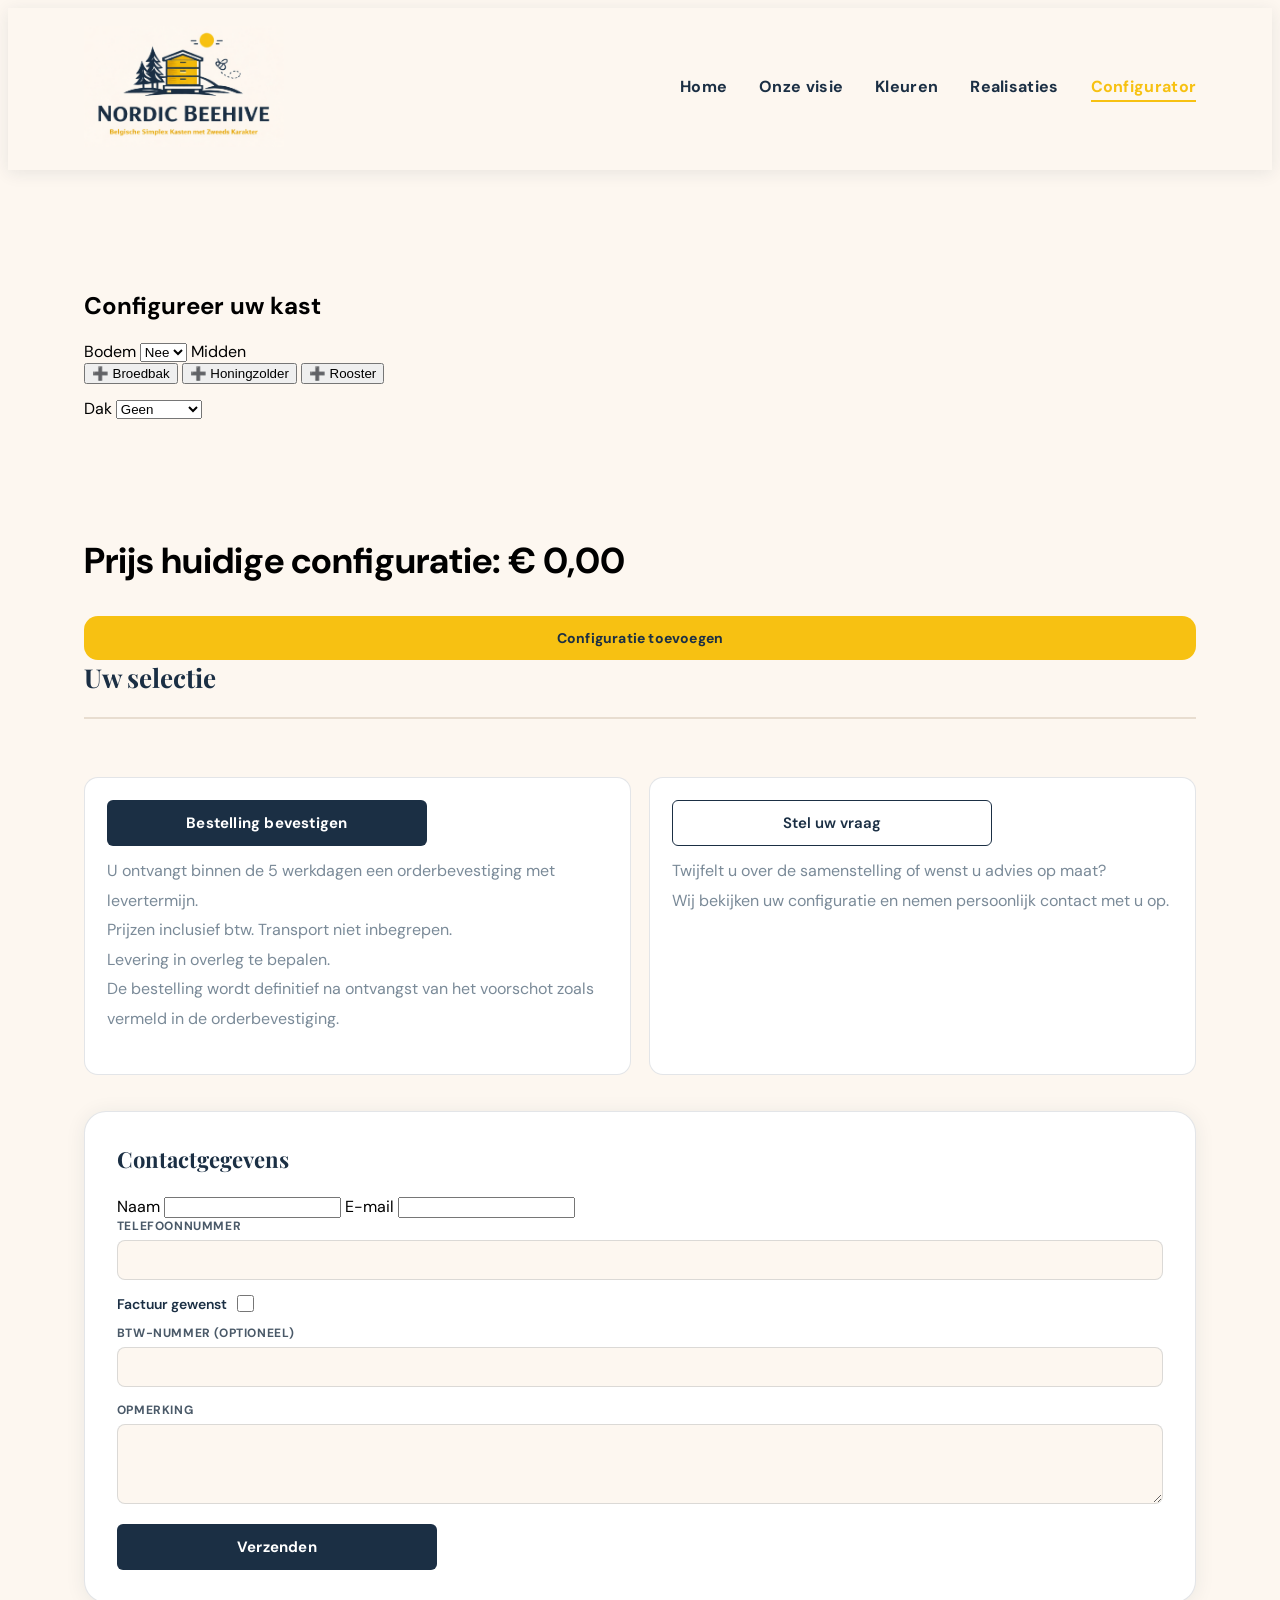
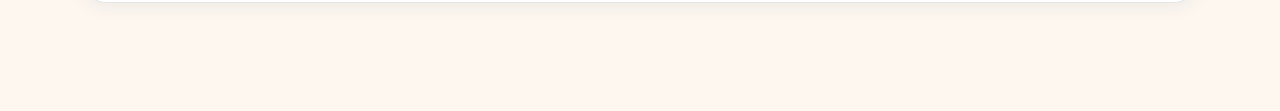
<file: configurator.html>
<!DOCTYPE html>
<html lang="nl">
<head>
    <meta charset="UTF-8">
    <title>Configureer uw kast – Nordic Beehive</title>
    <link rel="stylesheet" href="style.css">
    <link rel="icon" href="logo.png">
</head>

<body>

<header class="site-header">
    <div class="container header-inner">
        <a href="index.html">
            <img src="logo.png" alt="Nordic Beehive" class="site-logo">
        </a>

        <nav>
            <a href="index.html" class="nav-link" data-page="home">Home</a>
            <a href="index.html#verhaal" class="nav-link">Onze visie</a>
            <a href="index.html#kleuren" class="nav-link">Kleuren</a>
            <a href="index.html#realisaties" class="nav-link">Realisaties</a>
            <a href="configurator.html" class="nav-link" data-page="configurator">Configurator</a>
        </nav>
    </div>
</header>

<section class="section">
    <div class="container">

<div class="configurator">
  
    <h1>Configureer uw kast</h1>

    <!-- BODEM -->
    <label>Bodem</label>
    <select id="bodemSelect">
    	<option value="none">Nee</option>
    	<option value="Bodem.svg">Ja</option>
    </select>

    <div id="bodemKleurWrapper">

        <label>Bodem kleur</label>
        <select id="bodemKleur">
            <option value="wit">Wit</option>
            <option value="geel" selected>Geel</option>
            <option value="rood">Rood</option>
            <option value="groen">Groen</option>
            <option value="blauw">Blauw</option>
            <option value="roze">Roze</option>
        </select>

        <label>Vliegplank kleur</label>
        <select id="plankKleur">
            <option value="wit" selected>Wit</option>
            <option value="geel">Geel</option>
            <option value="rood">Rood</option>
            <option value="groen">Groen</option>
            <option value="blauw">Blauw</option>
            <option value="roze">Roze</option>
        </select>

        <label>Binnenzijde afgewerkt met propolis</label>
        <select id="bodemPropolis">
            <option value="nee" selected>Nee</option>
            <option value="ja">Ja</option>
        </select>

    </div>

    <!-- MIDDEN -->
    <label>Midden</label>
    <div class="buttons">
	<button onclick="addModule('Broedbak basis.svg')">➕ Broedbak</button>
	<button onclick="addModule('Honingzolder basis.svg')">➕ Honingzolder</button>
	<button onclick="addModule('Koninginnenrooster.svg')">➕ Rooster</button>
    </div>

    <div id="moduleOpties">

        <label>Binnenzijde afgewerkt met propolis</label>
        <select id="modulePropolis">
            <option value="nee" selected>Nee</option>
            <option value="ja">Ja</option>
        </select>

        <label>Metalen handvaten</label>
        <select id="handvaten">
            <option value="nee" selected>Nee</option>
            <option value="ja">Ja</option>
        </select>

        <label>Hoekbescherming</label>
        <select id="hoekbescherming">
            <option value="nee" selected>Nee</option>
            <option value="ja">Ja</option>
        </select>

        <label>Gemonteerde ramen</label>
        <select id="ramen">
            <option value="nee" selected>Nee</option>
            <option value="ja">Ja</option>
            <option value="was">Ja, inclusief waswafels</option>
        </select>

    </div>

    <!-- STACK LIST -->
    <label class="normal-label" style="display:none;">Overzicht onderdelen en bijhorend kleur</label>
    <ul id="stackList"></ul>

    <!-- DAK -->
    <label>Dak</label>
    <select id="dakSelect">
        <option value="none">Geen</option>
    	<option value="Plat dak.svg">Plat dak</option>
    	<option value="Chaletdak.svg">Chalet dak</option>
    </select>

<div id="dakKleurWrapper">

    <label>Dak kleur</label>
    <select id="dakKleur">
        <option value="wit">Wit</option>
        <option value="geel" selected>Geel</option>
        <option value="rood">Rood</option>
        <option value="groen">Groen</option>
        <option value="blauw">Blauw</option>
        <option value="roze">Roze</option>
    </select>

    <label>Dakisolatie</label>
    <select id="dakIsolatie">
        <option value="nee" selected>Nee</option>
        <option value="ja">Ja</option>
    </select>

</div>

    <!-- VISUAL -->
    <div class="visual-container">
    <div id="visualiser"></div>
    </div>

</div>

<div class="prijsblok">
    <h2>Prijs huidige configuratie: € <span id="prijs">0</span></h2>
</div>

<button id="addToOrder" class="btn-primary hidden">
    Configuratie toevoegen
</button>

<div id="bestellingBlok" class="hidden">
    <h3 id="bestellingTitel" class="hidden overzicht-titel">Uw selectie</h3>

    <div id="bestellingLijst"></div>
    <div id="bestellingTotaal"></div>

    <div id="actieBlok">

        <div class="actie-primaire">
            <button id="bevestigBestelling" class="btn-primary">
                Bestelling bevestigen
            </button>

            <p class="actie-tekst">
                U ontvangt binnen de 5 werkdagen een orderbevestiging met levertermijn.<br>
                Prijzen inclusief btw. Transport niet inbegrepen.<br>
                Levering in overleg te bepalen.<br>
                De bestelling wordt definitief na ontvangst van het voorschot zoals vermeld in de orderbevestiging.
            </p>
        </div>

        <div class="actie-secundaire">
            <button id="stelVraag" class="btn-outline">
                Stel uw vraag
            </button>

            <p class="actie-tekst">
                Twijfelt u over de samenstelling of wenst u advies op maat?<br>
                Wij bekijken uw configuratie en nemen persoonlijk contact met u op.
            </p>
        </div>

    </div>

    <div id="formulierBlok" class="hidden">

        <h3 id="formulierTitel">Contactgegevens</h3>

        <form id="contactForm">

            <input type="hidden" id="formulierType" name="type">

            <label>Naam</label>
            <input type="text" id="naam" required>

            <label>E-mail</label>
            <input type="email" id="email" required>

            <div class="form-group">
                <label for="telefoon">Telefoonnummer</label>
                <input type="tel" id="telefoon" required>
            </div>

            <div class="form-group">
                <label for="straat">Straat + nummer</label>
                <input type="text" id="straat" required>
            </div>

            <div class="form-group">
                <label for="postcode">Postcode</label>
                <input type="text" id="postcode" required>
            </div>

            <div class="form-group">
                <label for="gemeente">Gemeente</label>
                <input type="text" id="gemeente" required>
            </div>

            <div class="form-group factuur-group">
                <label for="factuur">Factuur gewenst</label>
                <input type="checkbox" id="factuur">
            </div>

            <div class="form-group hidden" id="btwBlok">
                <label for="btw">BTW-nummer (optioneel)</label>
                <input type="text" id="btw">
            </div>

            <div class="form-group">
                <label for="opmerking" id="opmerkingLabel">Opmerking</label>
                <textarea id="opmerking"></textarea>
            </div>

            <button type="submit" class="btn-primary">
                Verzenden
            </button>

        </form>

    </div>
</section>

<script src="html2canvas.min.js"></script>
<script src="configurator.js"></script>

<script>
    const links = document.querySelectorAll(".nav-link");
    const currentPage = window.location.pathname.split("/").pop();

    links.forEach(link => {
        const page = link.dataset.page;

        if (
            (currentPage === "" && page === "home") ||
            (currentPage === "index.html" && page === "home") ||
            (currentPage === "configurator.html" && page === "configurator")
        ) {
            link.classList.add("active");
        }
    });
</script>

</body>
</html>
</file>
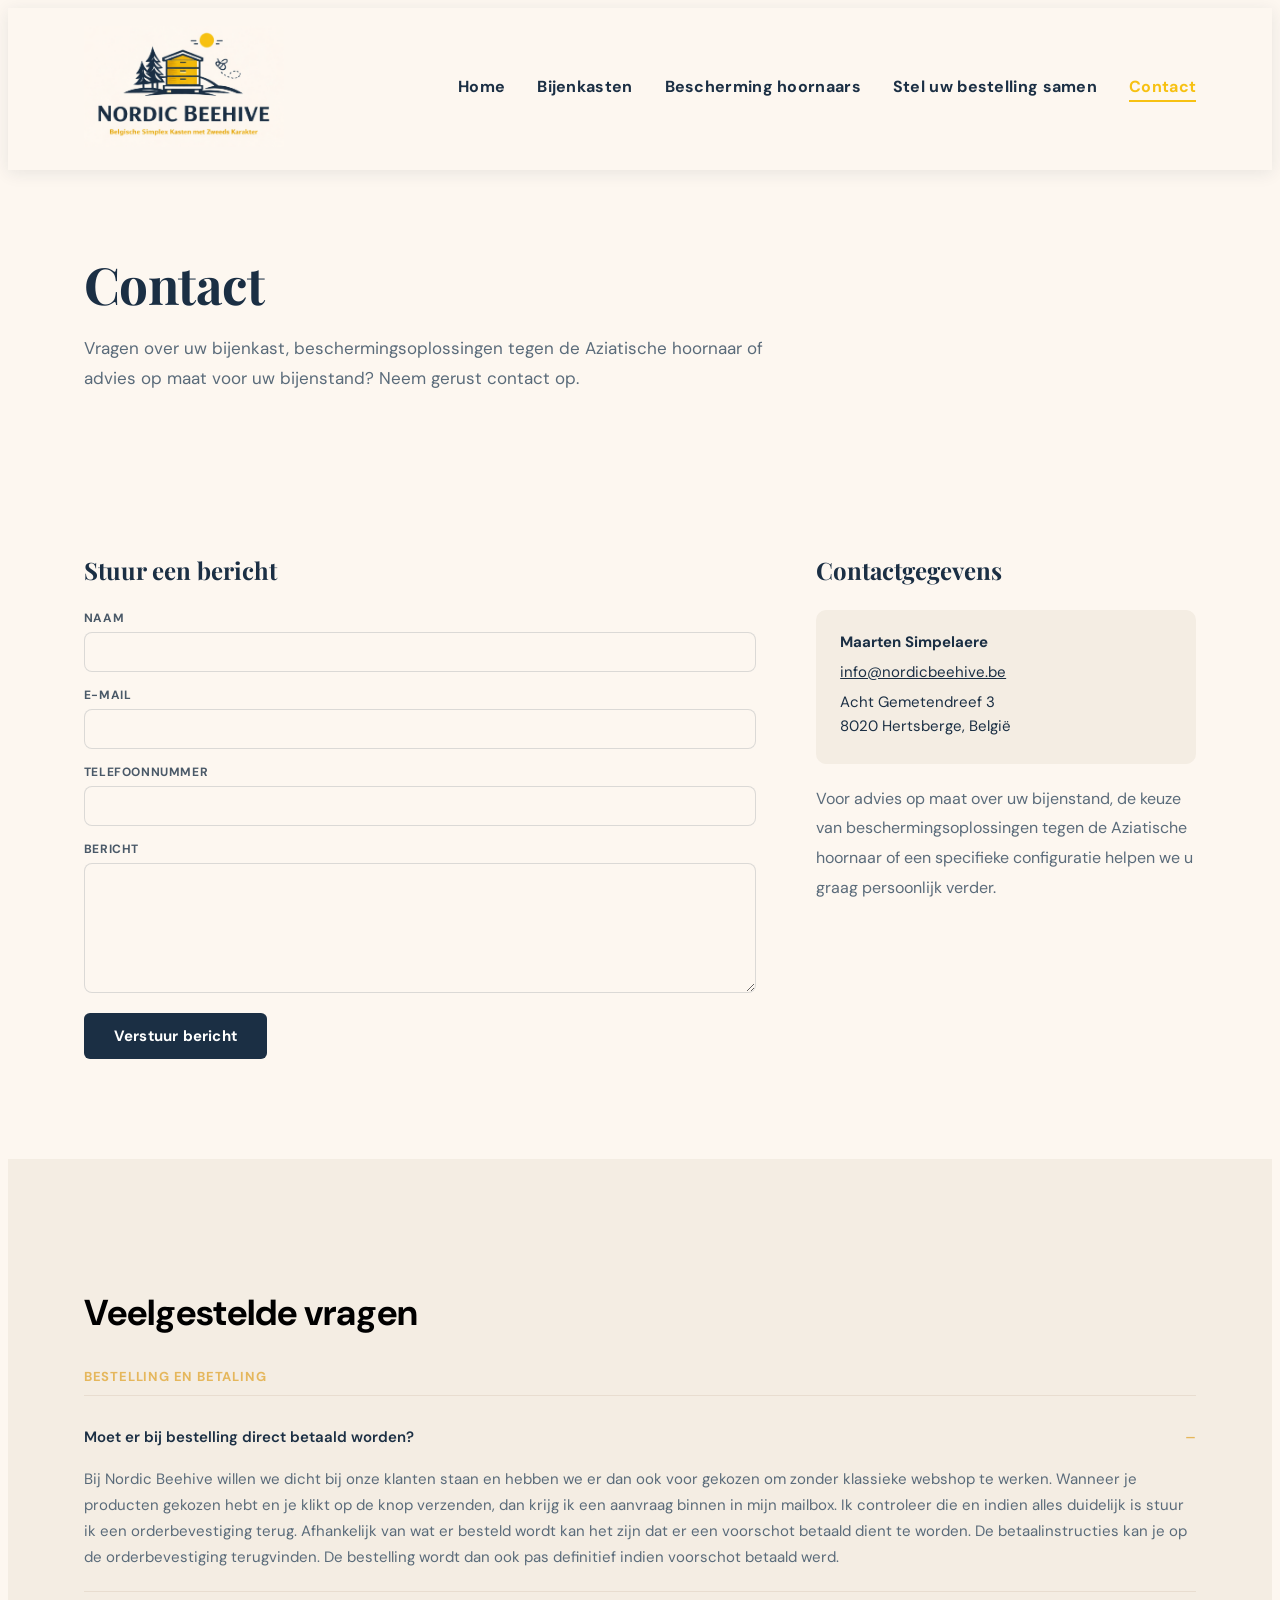
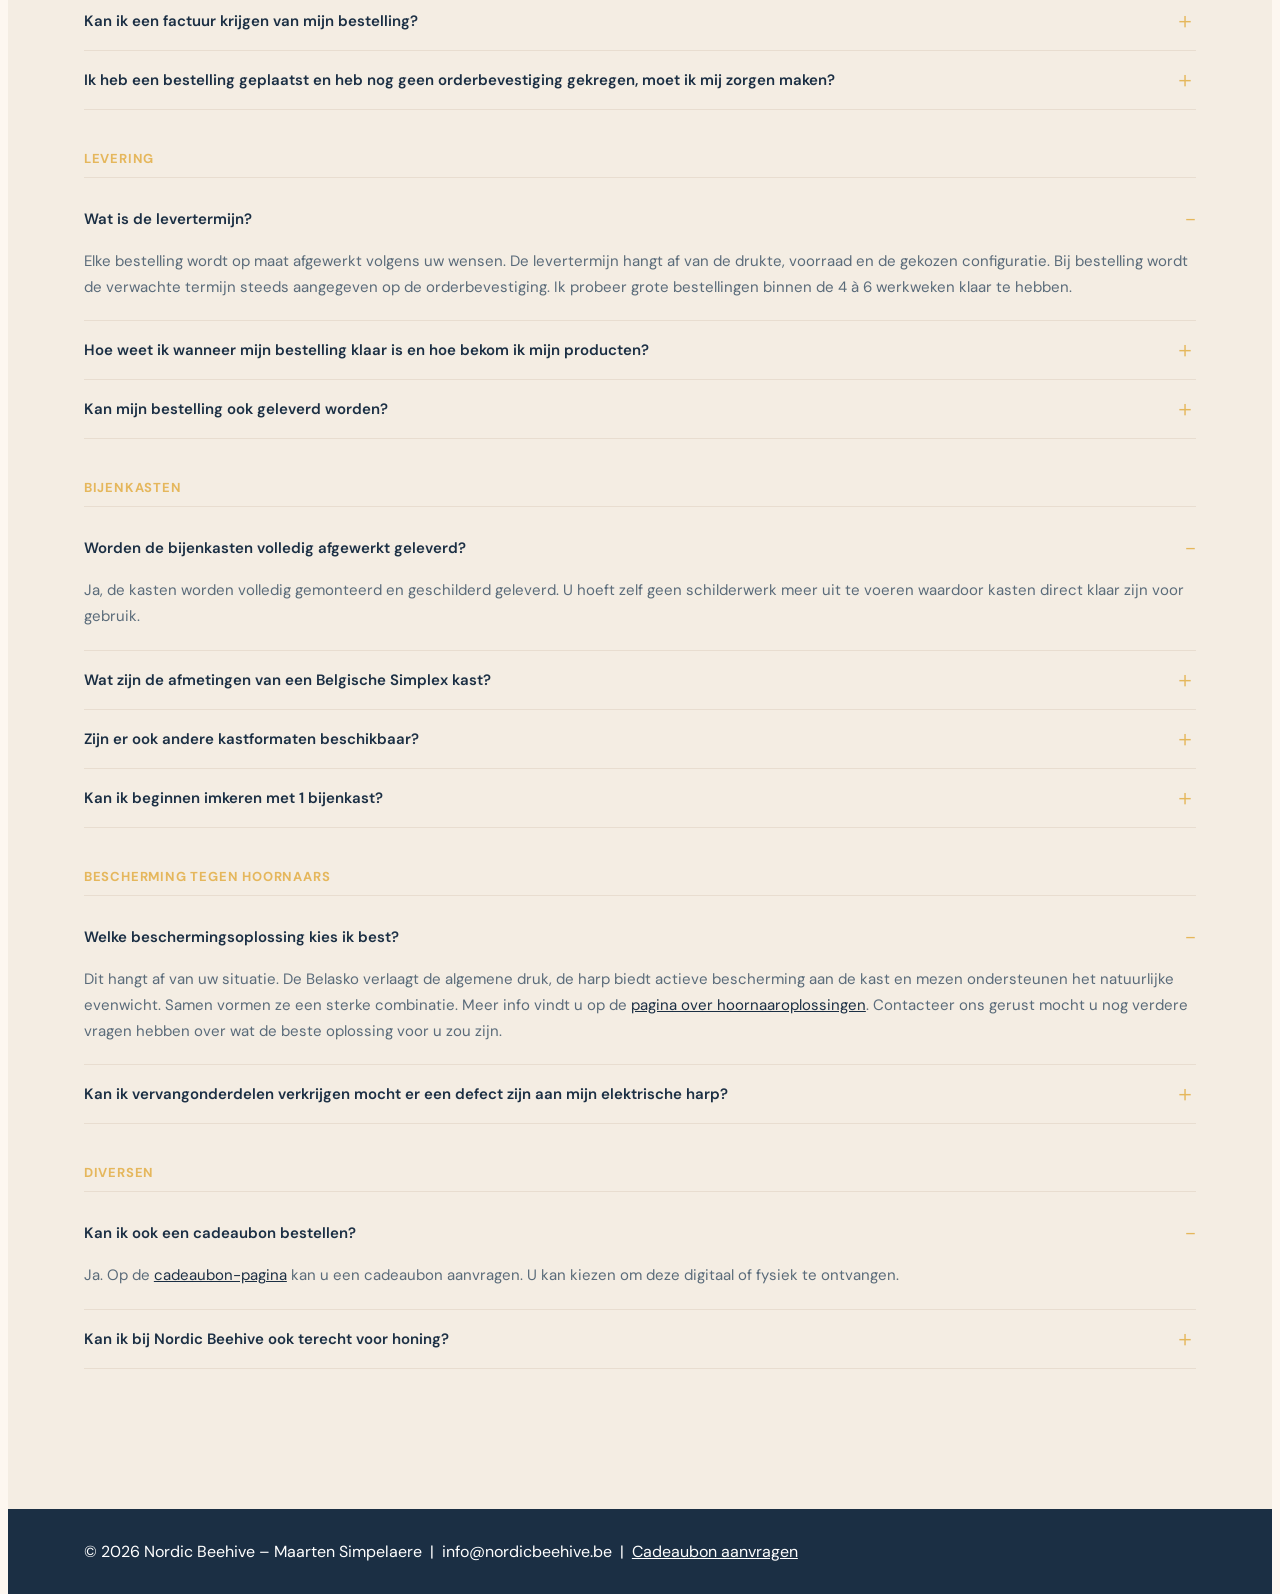
<file: contact.html>
<!DOCTYPE html>
<html lang="nl">
<head>
    <meta charset="UTF-8">
    <title>Contact – Nordic Beehive</title>
    <meta name="description" content="Neem contact op met Nordic Beehive voor vragen over bijenkasten, bescherming of advies op maat.">
    <link rel="stylesheet" href="style.css">
    <link rel="stylesheet" href="style-configurator-v2.css">
    <link rel="icon" href="logo.png">
</head>
<body>

<header class="site-header">
    <div class="container header-inner">
        <a href="index.html"><img src="logo.png" alt="Nordic Beehive" class="site-logo"></a>
        <nav>
            <a href="index.html"           class="nav-link" data-page="home">Home</a>
            <a href="bijenkasten.html"     class="nav-link" data-page="bijenkasten">Bijenkasten</a>
            <a href="hoornaars.html"       class="nav-link" data-page="hoornaars">Bescherming hoornaars</a>
            <a href="configurator-v2.html" class="nav-link" data-page="configurator">Stel uw bestelling samen</a>
            <a href="contact.html"         class="nav-link" data-page="contact">Contact</a>
        </nav>
    </div>
</header>

<!-- INTRO (11) — ook beschermingsoplossingen vermeld -->
<section class="page-intro">
    <div class="container">
        <h1>Contact</h1>
        <p class="page-intro-sub">Vragen over uw bijenkast, beschermingsoplossingen tegen de Aziatische hoornaar of advies op maat voor uw bijenstand? Neem gerust contact op.</p>
    </div>
</section>

<!-- CONTACT (11) — telefoon toegevoegd, adres aangepast -->
<section class="section">
    <div class="container contact-layout">

        <div class="contact-form-blok">
            <h2>Stuur een bericht</h2>
            <form id="contactFormulier">
                <div class="form-group">
                    <label for="naam">Naam</label>
                    <input type="text" id="naam" name="naam" required>
                </div>
                <div class="form-group">
                    <label for="email">E-mail</label>
                    <input type="email" id="email" name="email" required>
                </div>
                <div class="form-group">
                    <label for="telefoon">Telefoonnummer</label>
                    <input type="tel" id="telefoon" name="telefoon">
                </div>
                <div class="form-group">
                    <label for="bericht">Bericht</label>
                    <textarea id="bericht" name="bericht" rows="6" required></textarea>
                </div>
                <button type="submit" id="contactVerzendBtn" class="btn-primary">Verstuur bericht</button>
            </form>
            <div id="contactBevestiging" style="display:none;" class="bevestiging-bericht">
                <p>Uw bericht is goed ontvangen. We nemen zo snel mogelijk contact met u op.</p>
            </div>
        </div>

        <div class="contact-info-blok">
            <h2>Contactgegevens</h2>
            <div class="contact-gegevens">
                <p><strong>Maarten Simpelaere</strong></p>
                <p><a href="mailto:info@nordicbeehive.be">info@nordicbeehive.be</a></p>
                <p>Acht Gemetendreef 3<br>8020 Hertsberge, België</p>
            </div>
            <p class="contact-note">
                Voor advies op maat over uw bijenstand, de keuze van beschermingsoplossingen tegen de Aziatische hoornaar of een specifieke configuratie helpen we u graag persoonlijk verder.
            </p>
        </div>

    </div>
</section>

<!-- FAQ -->
<section class="section section-alt" id="faq">
    <div class="container">
        <h2>Veelgestelde vragen</h2>

        <!-- GROEP 1: Bestelling en betaling -->
        <div class="faq-groep">
            <h3 class="faq-groep-titel">Bestelling en betaling</h3>

            <div class="faq-item accordion">
                <button class="faq-vraag" aria-expanded="false">
                    Moet er bij bestelling direct betaald worden?
                    <span class="faq-icoon">＋</span>
                </button>
                <div class="faq-antwoord">
                    <p>Bij Nordic Beehive willen we dicht bij onze klanten staan en hebben we er dan ook voor gekozen om zonder klassieke webshop te werken. Wanneer je producten gekozen hebt en je klikt op de knop verzenden, dan krijg ik een aanvraag binnen in mijn mailbox. Ik controleer die en indien alles duidelijk is stuur ik een orderbevestiging terug. Afhankelijk van wat er besteld wordt kan het zijn dat er een voorschot betaald dient te worden. De betaalinstructies kan je op de orderbevestiging terugvinden. De bestelling wordt dan ook pas definitief indien voorschot betaald werd.</p>
                </div>
            </div>

            <div class="faq-item accordion">
                <button class="faq-vraag" aria-expanded="false">
                    Kan ik een factuur krijgen van mijn bestelling?
                    <span class="faq-icoon">＋</span>
                </button>
                <div class="faq-antwoord">
                    <p>Ja. Bij elke bestelling die je plaatst kan je aangeven dat er een factuur gewenst is en uw facturatiegegevens invullen. Afhankelijk van wat er besteld werd zal er ook een voorschotfactuur opgemaakt worden.</p>
                </div>
            </div>

            <div class="faq-item accordion">
                <button class="faq-vraag" aria-expanded="false">
                    Ik heb een bestelling geplaatst en heb nog geen orderbevestiging gekregen, moet ik mij zorgen maken?
                    <span class="faq-icoon">＋</span>
                </button>
                <div class="faq-antwoord">
                    <p>Nee, uw bestelling wordt manueel gecontroleerd alvorens een orderbevestiging teruggestuurd wordt. Ik probeer dit binnen de 5 werkdagen te doen. Mocht je dit sneller willen, mag je mij steeds contacteren via bovenstaand contactformulier.</p>
                </div>
            </div>
        </div>

        <!-- GROEP 2: Levering -->
        <div class="faq-groep">
            <h3 class="faq-groep-titel">Levering</h3>

            <div class="faq-item accordion">
                <button class="faq-vraag" aria-expanded="false">
                    Wat is de levertermijn?
                    <span class="faq-icoon">＋</span>
                </button>
                <div class="faq-antwoord">
                    <p>Elke bestelling wordt op maat afgewerkt volgens uw wensen. De levertermijn hangt af van de drukte, voorraad en de gekozen configuratie. Bij bestelling wordt de verwachte termijn steeds aangegeven op de orderbevestiging. Ik probeer grote bestellingen binnen de 4 à 6 werkweken klaar te hebben.</p>
                </div>
            </div>

            <div class="faq-item accordion">
                <button class="faq-vraag" aria-expanded="false">
                    Hoe weet ik wanneer mijn bestelling klaar is en hoe bekom ik mijn producten?
                    <span class="faq-icoon">＋</span>
                </button>
                <div class="faq-antwoord">
                    <p>Van zodra uw bestelling klaar is krijgt u een tweede bevestigingsmail. U vindt hierop ook mijn telefonische contactgegevens zodat we kunnen afspreken voor afhaling op bovenvermeld adres.</p>
                </div>
            </div>

            <div class="faq-item accordion">
                <button class="faq-vraag" aria-expanded="false">
                    Kan mijn bestelling ook geleverd worden?
                    <span class="faq-icoon">＋</span>
                </button>
                <div class="faq-antwoord">
                    <p>Hoewel de voorkeur uitgaat naar afhaling kunnen sommige artikelen ook geleverd worden. Gelieve dit dan aan te geven bij de opmerkingen bij uw bestelling en dan wordt er gecontroleerd of levering mogelijk is en welke de bijhorende kosten zijn. Deze zullen per mail doorgestuurd worden uiterlijk binnen de 5 werkdagen. Pas na uw akkoord zal er een orderbevestiging opgemaakt worden.</p>
                </div>
            </div>
        </div>

        <!-- GROEP 3: Bijenkasten -->
        <div class="faq-groep">
            <h3 class="faq-groep-titel">Bijenkasten</h3>

            <div class="faq-item accordion">
                <button class="faq-vraag" aria-expanded="false">
                    Worden de bijenkasten volledig afgewerkt geleverd?
                    <span class="faq-icoon">＋</span>
                </button>
                <div class="faq-antwoord">
                    <p>Ja, de kasten worden volledig gemonteerd en geschilderd geleverd. U hoeft zelf geen schilderwerk meer uit te voeren waardoor kasten direct klaar zijn voor gebruik.</p>
                </div>
            </div>

            <div class="faq-item accordion">
                <button class="faq-vraag" aria-expanded="false">
                    Wat zijn de afmetingen van een Belgische Simplex kast?
                    <span class="faq-icoon">＋</span>
                </button>
                <div class="faq-antwoord">
                    <p>De buitenmaten van een broedbak zijn <strong>46 × 46 cm</strong>. De ramen hebben een standaard Simplex-formaat en zijn compatibel met al het gangbare Simplex-materiaal op de markt.</p>
                </div>
            </div>

            <div class="faq-item accordion">
                <button class="faq-vraag" aria-expanded="false">
                    Zijn er ook andere kastformaten beschikbaar?
                    <span class="faq-icoon">＋</span>
                </button>
                <div class="faq-antwoord">
                    <p>Andere kastformaten zoals Dadant, Langstroth, Warré enz. zijn enkel mogelijk vanaf een oplage van minimaal 24 broedkamers. Stel gerust uw vraag via bovenstaand contactformulier en dan kijk ik na wat we kunnen doen.</p>
                </div>
            </div>

            <div class="faq-item accordion">
                <button class="faq-vraag" aria-expanded="false">
                    Kan ik beginnen imkeren met 1 bijenkast?
                    <span class="faq-icoon">＋</span>
                </button>
                <div class="faq-antwoord">
                    <p>Ja, starten met één bijenkast kan en heb ik zelf ook gedaan, maar het is niet ideaal. Met slechts één volk heb je geen vergelijking en kan je minder snel bijsturen bij problemen. Ook kan je geen ramen uitwisselen om een zwakker volk te helpen. Daarom start je beter met twee kasten. Zo leer je sneller en verhoog je de kans op succes aanzienlijk. Bekijk ook ons <a href="configurator-v2.html?tab=starten">starterspakket</a> als je net begint.</p>
                </div>
            </div>
        </div>

        <!-- GROEP 4: Bescherming tegen hoornaars -->
        <div class="faq-groep">
            <h3 class="faq-groep-titel">Bescherming tegen hoornaars</h3>

            <div class="faq-item accordion">
                <button class="faq-vraag" aria-expanded="false">
                    Welke beschermingsoplossing kies ik best?
                    <span class="faq-icoon">＋</span>
                </button>
                <div class="faq-antwoord">
                    <p>Dit hangt af van uw situatie. De Belasko verlaagt de algemene druk, de harp biedt actieve bescherming aan de kast en mezen ondersteunen het natuurlijke evenwicht. Samen vormen ze een sterke combinatie. Meer info vindt u op de <a href="hoornaars.html">pagina over hoornaaroplossingen</a>. Contacteer ons gerust mocht u nog verdere vragen hebben over wat de beste oplossing voor u zou zijn.</p>
                </div>
            </div>

            <div class="faq-item accordion">
                <button class="faq-vraag" aria-expanded="false">
                    Kan ik vervangonderdelen verkrijgen mocht er een defect zijn aan mijn elektrische harp?
                    <span class="faq-icoon">＋</span>
                </button>
                <div class="faq-antwoord">
                    <p>Ja. Alle onderdelen zijn afzonderlijk verkrijgbaar. Contacteer ons gerust als je iets nodig hebt en dan spreken we verder af.</p>
                </div>
            </div>
        </div>

        <!-- GROEP 5: Diversen -->
        <div class="faq-groep">
            <h3 class="faq-groep-titel">Diversen</h3>

            <div class="faq-item accordion">
                <button class="faq-vraag" aria-expanded="false">
                    Kan ik ook een cadeaubon bestellen?
                    <span class="faq-icoon">＋</span>
                </button>
                <div class="faq-antwoord">
                    <p>Ja. Op de <a href="cadeaubon.html">cadeaubon-pagina</a> kan u een cadeaubon aanvragen. U kan kiezen om deze digitaal of fysiek te ontvangen.</p>
                </div>
            </div>

            <div class="faq-item accordion">
                <button class="faq-vraag" aria-expanded="false">
                    Kan ik bij Nordic Beehive ook terecht voor honing?
                    <span class="faq-icoon">＋</span>
                </button>
                <div class="faq-antwoord">
                    <p>Zelf imker ik voor het plezier. De kasten staan op een prominente plaats in de tuin en zijn zichtbaar vanuit onze woonkamer. Ik heb er bewust voor gekozen om niet de grote aantallen kasten te plaatsen zodat ik de tijd heb om te genieten van het imkeren. Er is bijgevolg niet voldoende honing om deze vast aan te bieden, maar bij interesse mag u mij steeds contacteren.</p>
                </div>
            </div>
        </div>

    </div>
</section>

<script>
/* Open eerste vraag per groep bij laden */
document.querySelectorAll('.faq-groep').forEach(function(groep) {
    var eerste = groep.querySelector('.faq-vraag');
    if (eerste) {
        eerste.setAttribute('aria-expanded', 'true');
        eerste.querySelector('.faq-icoon').textContent = '−';
        eerste.nextElementSibling.style.maxHeight = eerste.nextElementSibling.scrollHeight + 32 + 'px';
    }
});

document.querySelectorAll('.faq-vraag').forEach(function(btn) {
    btn.addEventListener('click', function() {
        var expanded = this.getAttribute('aria-expanded') === 'true';
        /* Sluit alle vragen in dezelfde groep */
        var groep = this.closest('.faq-groep');
        groep.querySelectorAll('.faq-vraag').forEach(function(q) {
            q.setAttribute('aria-expanded', 'false');
            q.querySelector('.faq-icoon').textContent = '＋';
            q.nextElementSibling.style.maxHeight = null;
        });
        /* Open deze vraag als hij nog niet open was */
        if (!expanded) {
            this.setAttribute('aria-expanded', 'true');
            this.querySelector('.faq-icoon').textContent = '−';
            this.nextElementSibling.style.maxHeight = this.nextElementSibling.scrollHeight + 32 + 'px';
        }
    });
});
</script>

<footer class="footer">
    <div class="container">
        © 2026 Nordic Beehive – Maarten Simpelaere &nbsp;|&nbsp; info@nordicbeehive.be &nbsp;|&nbsp; <a href="cadeaubon.html" style="color:inherit;">Cadeaubon aanvragen</a>
    </div>
</footer>

<script src="nav.js"></script>
<script>
document.getElementById("contactFormulier").addEventListener("submit", function(e) {
    e.preventDefault();
    var btn = document.getElementById("contactVerzendBtn");
    btn.disabled = true;
    btn.textContent = "Bezig met verzenden…";
    var data = new FormData(this);
    data.append("_replyto", document.getElementById("email").value);
    data.append("_subject", "Bericht Nordic Beehive – " + document.getElementById("naam").value);
    fetch("https://formspree.io/f/xlgwvrpq", {
        method: "POST", body: data, headers: { "Accept": "application/json" }
    }).then(function(resp) {
        if (resp.ok) {
            document.getElementById("contactFormulier").style.display = "none";
            document.getElementById("contactBevestiging").style.display = "block";
        } else {
            btn.disabled = false;
            btn.textContent = "Verstuur bericht";
            alert("Er liep iets mis. Probeer opnieuw of mail naar info@nordicbeehive.be.");
        }
    }).catch(function() {
        btn.disabled = false;
        btn.textContent = "Verstuur bericht";
        alert("Geen verbinding. Probeer opnieuw of mail naar info@nordicbeehive.be.");
    });
});
</script>
</body>
</html>
</file>
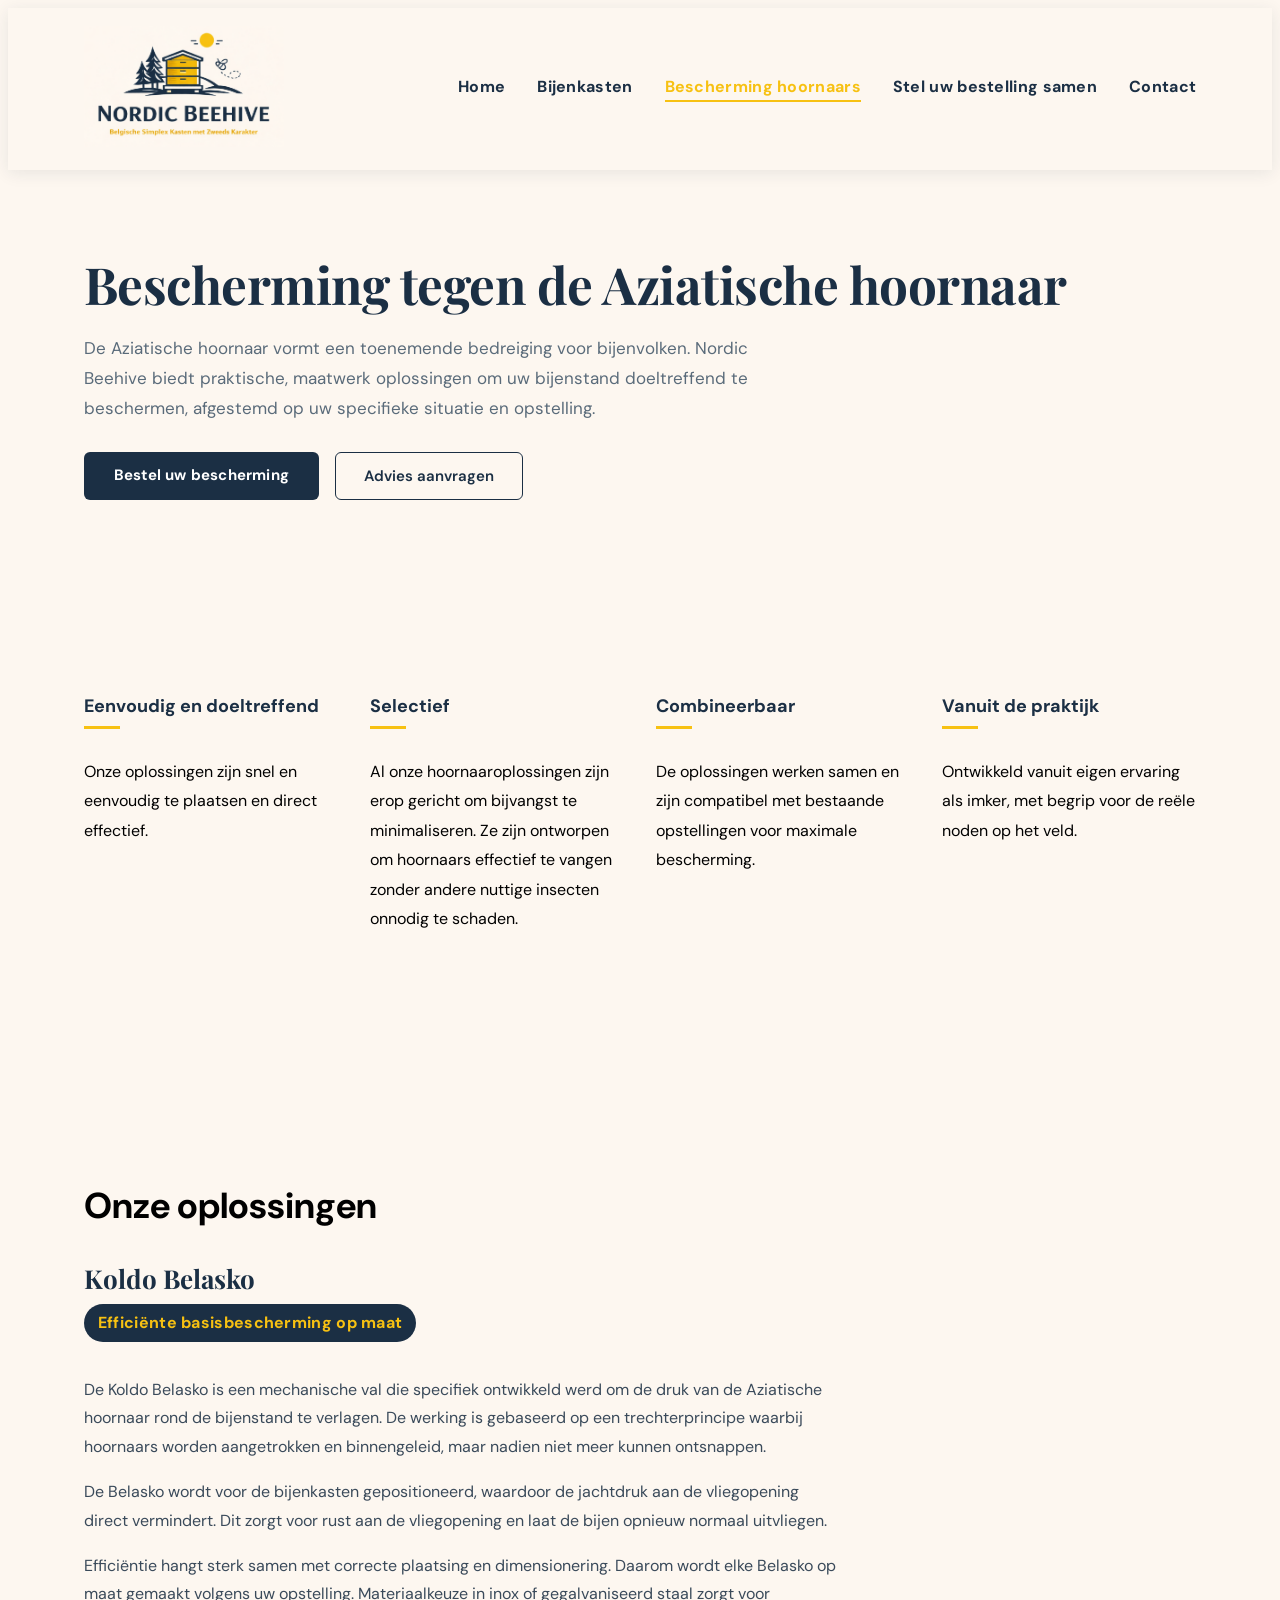
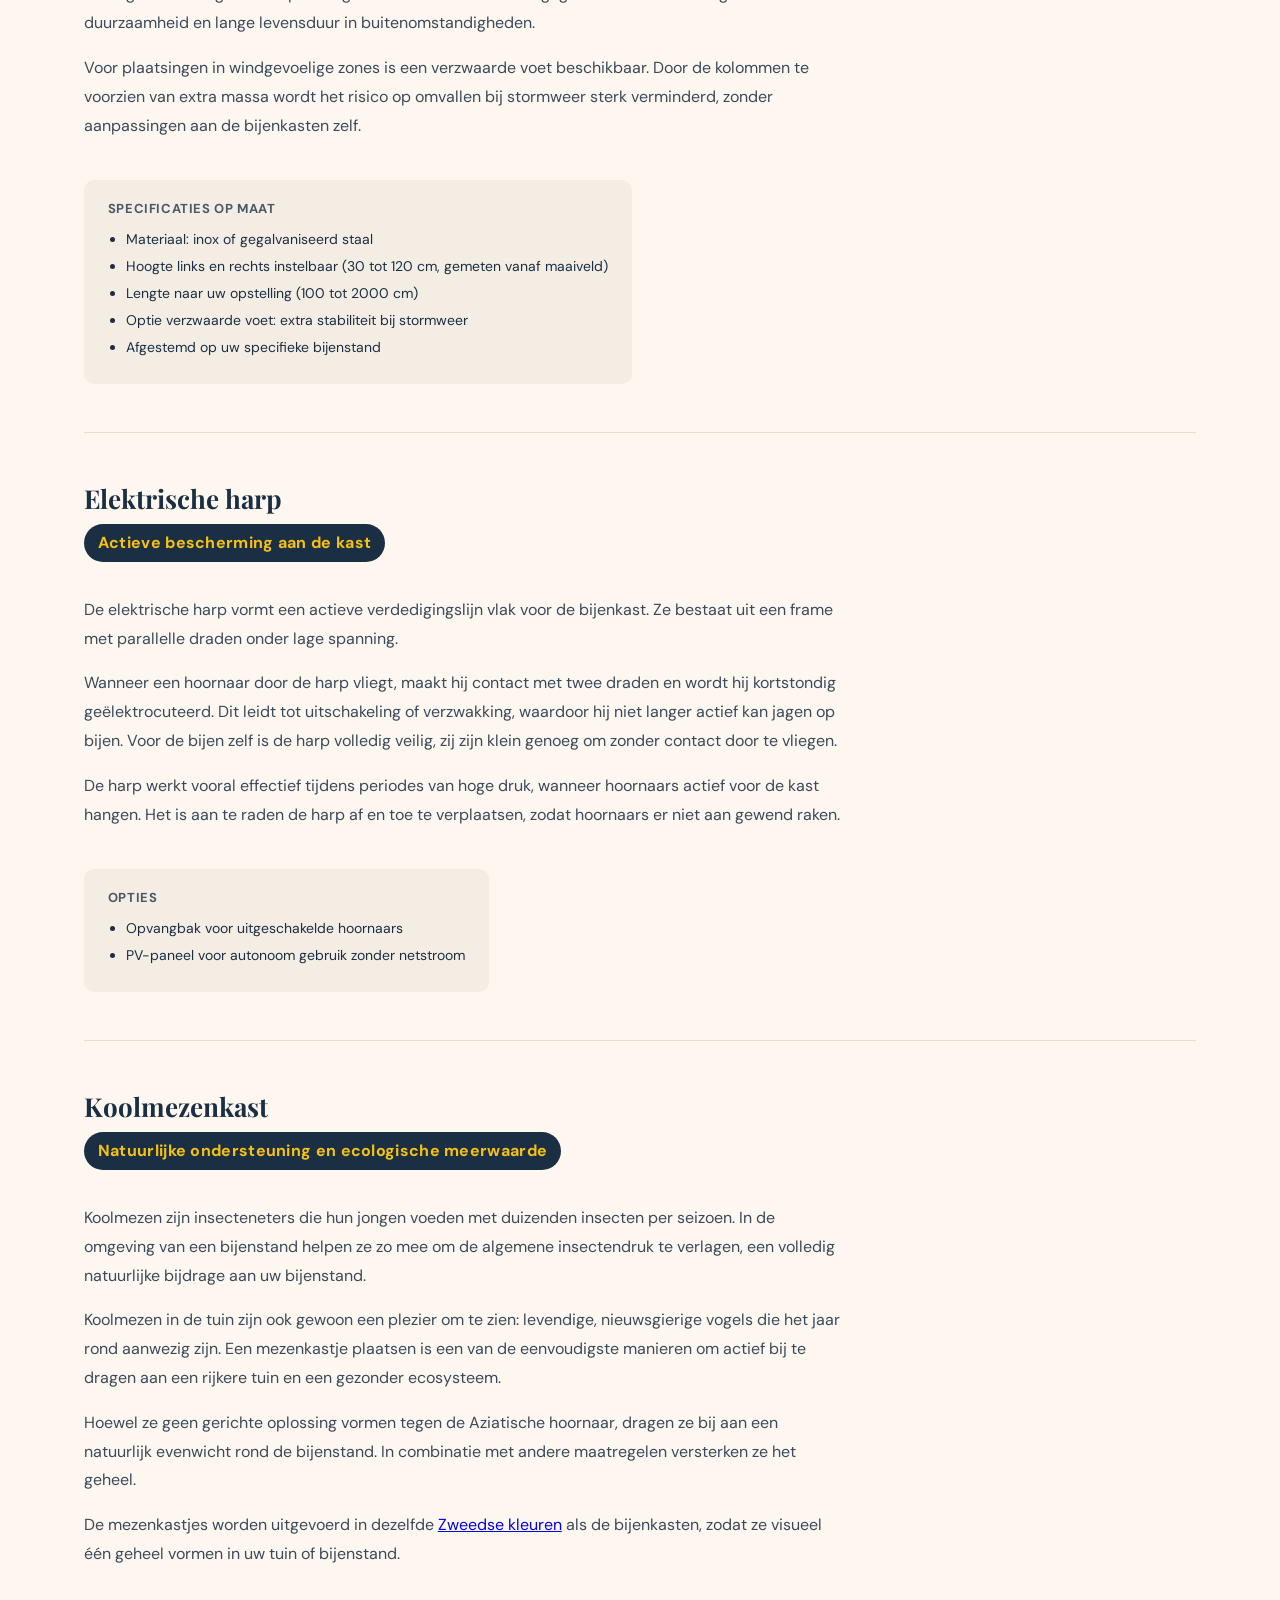
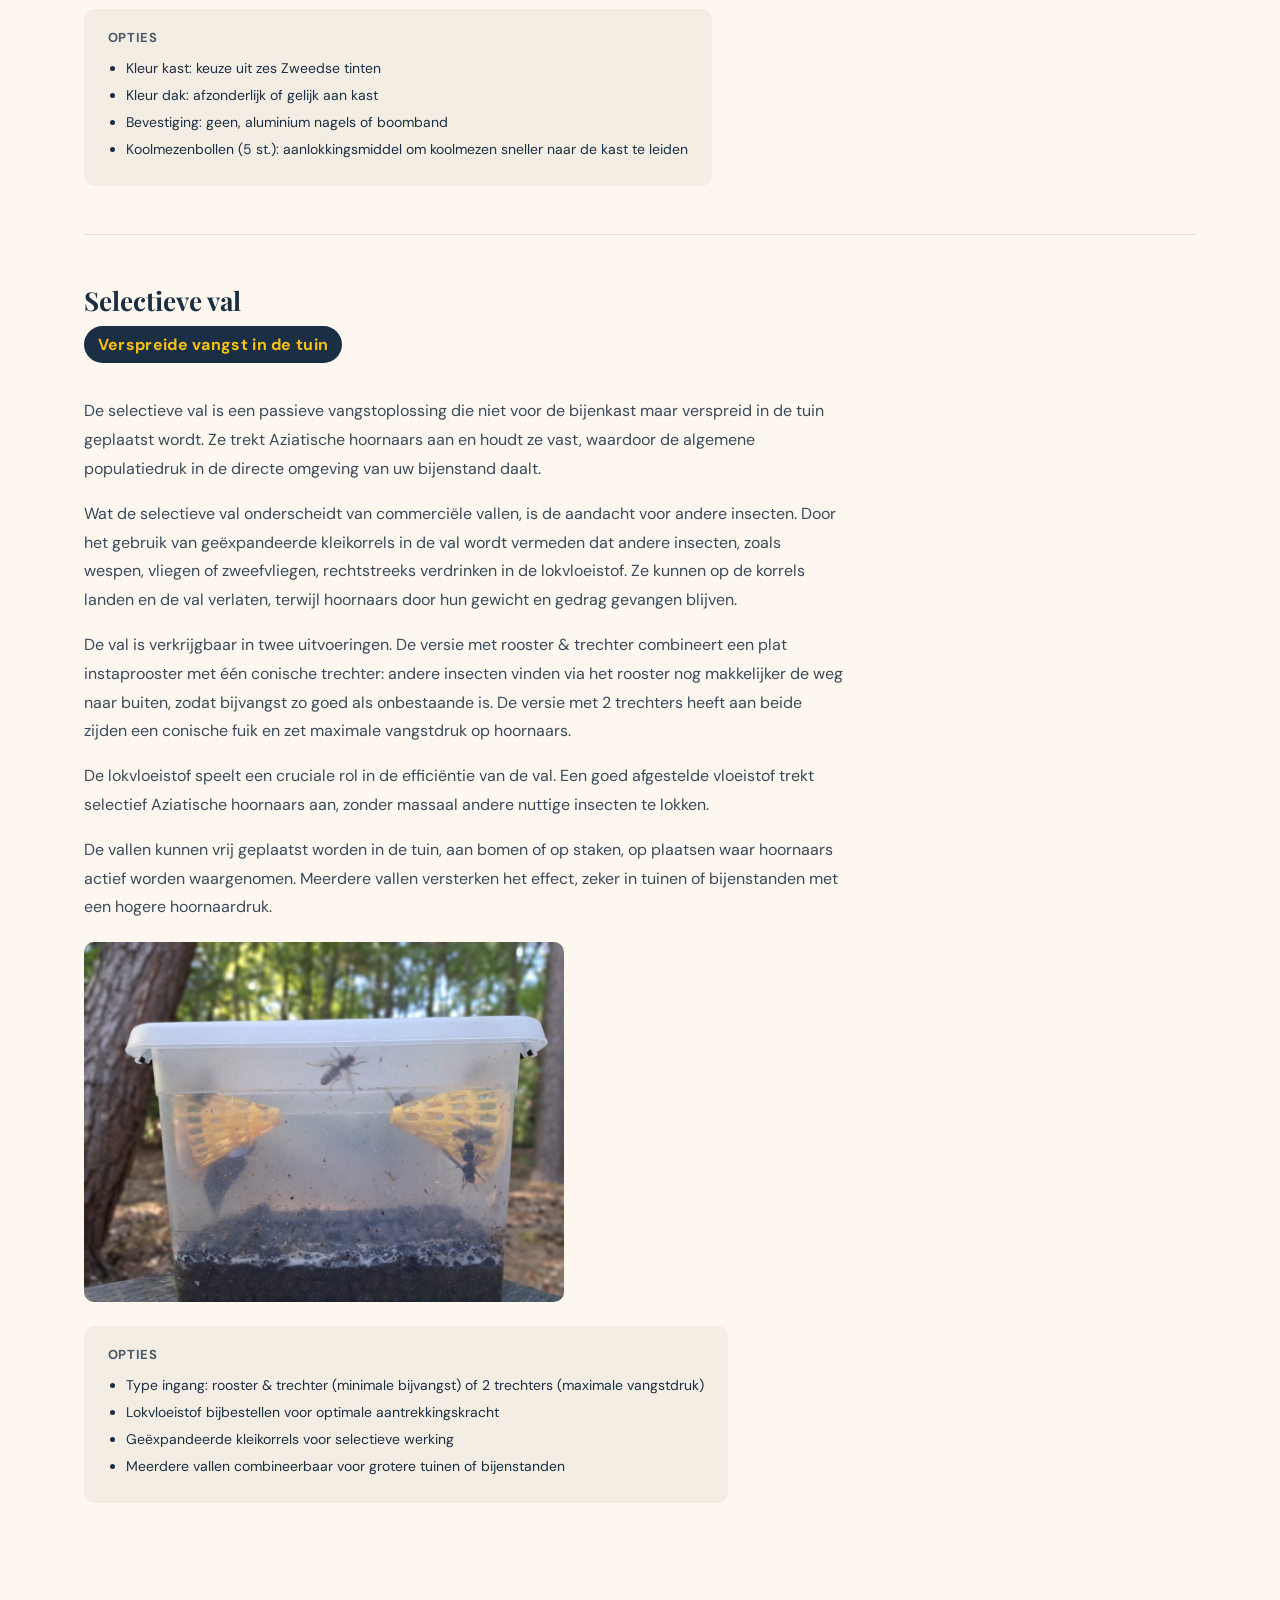
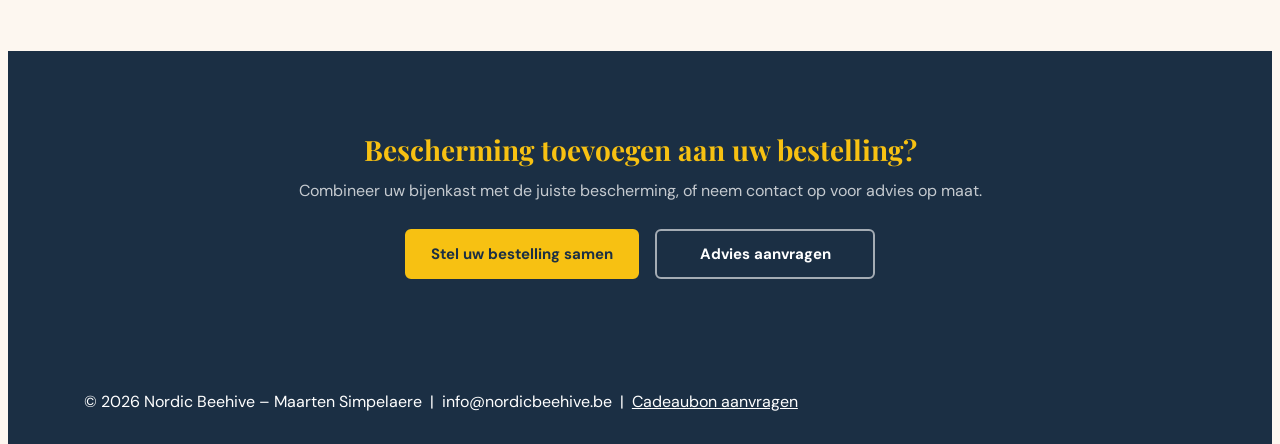
<file: hoornaars.html>
<!DOCTYPE html>
<html lang="nl">
<head>
    <meta charset="UTF-8">
    <title>Bescherming tegen de Aziatische hoornaar – Nordic Beehive</title>
    <meta name="description" content="Praktische en maatwerk oplossingen om uw bijenvolken te beschermen tegen de Aziatische hoornaar. Koldo Belasko, elektrische harp, koolmezenkast en selectieve val.">
    <link rel="stylesheet" href="style.css">
    <link rel="stylesheet" href="style-configurator-v2.css">
    <link rel="icon" href="logo.png">
</head>
<body>

<header class="site-header">
    <div class="container header-inner">
        <a href="index.html"><img src="logo.png" alt="Nordic Beehive" class="site-logo"></a>
        <nav>
            <a href="index.html"           class="nav-link" data-page="home">Home</a>
            <a href="bijenkasten.html"     class="nav-link" data-page="bijenkasten">Bijenkasten</a>
            <a href="hoornaars.html"       class="nav-link" data-page="hoornaars">Bescherming hoornaars</a>
            <a href="configurator-v2.html" class="nav-link" data-page="configurator">Stel uw bestelling samen</a>
            <a href="contact.html"         class="nav-link" data-page="contact">Contact</a>
        </nav>
    </div>
</header>

<!-- INTRO -->
<section class="page-intro">
    <div class="container">
        <h1>Bescherming tegen de Aziatische hoornaar</h1>
        <p class="page-intro-sub">
            De Aziatische hoornaar vormt een toenemende bedreiging voor bijenvolken. Nordic Beehive biedt praktische, maatwerk oplossingen om uw bijenstand doeltreffend te beschermen, afgestemd op uw specifieke situatie en opstelling.
        </p>
        <div class="intro-ctas">
            <a href="configurator-v2.html?tab=bescherming" class="btn-primary">Bestel uw bescherming</a>
            <a href="contact.html" class="btn-outline-hero">Advies aanvragen</a>
        </div>
    </div>
</section>

<!-- USP's -->
<section class="usp-section section">
    <div class="container">
        <div class="usp-grid usp-grid-4">
            <div class="usp-item">
                <h3>Eenvoudig en doeltreffend</h3>
                <p>Onze oplossingen zijn snel en eenvoudig te plaatsen en direct effectief.</p>
            </div>
            <div class="usp-item">
                <h3>Selectief</h3>
                <p>Al onze hoornaaroplossingen zijn erop gericht om bijvangst te minimaliseren. Ze zijn ontworpen om hoornaars effectief te vangen zonder andere nuttige insecten onnodig te schaden.</p>
            </div>
            <div class="usp-item">
                <h3>Combineerbaar</h3>
                <p>De oplossingen werken samen en zijn compatibel met bestaande opstellingen voor maximale bescherming.</p>
            </div>
            <div class="usp-item">
                <h3>Vanuit de praktijk</h3>
                <p>Ontwikkeld vanuit eigen ervaring als imker, met begrip voor de reële noden op het veld.</p>
            </div>
        </div>
    </div>
</section>

<!-- OPLOSSINGEN -->
<section class="section">
    <div class="container">
        <h2>Onze oplossingen</h2>

        <!-- Koldo Belasko -->
        <div class="oplossing-blok" id="belasko">
            <div class="oplossing-header">
                <h3>Koldo Belasko</h3>
            </div>
            <p class="oplossing-voordeel">Efficiënte basisbescherming op maat</p>
            <div class="oplossing-tekst">
                <p>De Koldo Belasko is een mechanische val die specifiek ontwikkeld werd om de druk van de Aziatische hoornaar rond de bijenstand te verlagen. De werking is gebaseerd op een trechterprincipe waarbij hoornaars worden aangetrokken en binnengeleid, maar nadien niet meer kunnen ontsnappen.</p>
                <p>De Belasko wordt voor de bijenkasten gepositioneerd, waardoor de jachtdruk aan de vliegopening direct vermindert. Dit zorgt voor rust aan de vliegopening en laat de bijen opnieuw normaal uitvliegen.</p>
                <p>Efficiëntie hangt sterk samen met correcte plaatsing en dimensionering. Daarom wordt elke Belasko op maat gemaakt volgens uw opstelling. Materiaalkeuze in inox of gegalvaniseerd staal zorgt voor duurzaamheid en lange levensduur in buitenomstandigheden.</p>
                <p>Voor plaatsingen in windgevoelige zones is een verzwaarde voet beschikbaar. Door de kolommen te voorzien van extra massa wordt het risico op omvallen bij stormweer sterk verminderd, zonder aanpassingen aan de bijenkasten zelf.</p>
            </div>
            <div class="oplossing-specs">
                <h4>Specificaties op maat</h4>
                <ul>
                    <li>Materiaal: inox of gegalvaniseerd staal</li>
                    <li>Hoogte links en rechts instelbaar (30 tot 120 cm, gemeten vanaf maaiveld)</li>
                    <li>Lengte naar uw opstelling (100 tot 2000 cm)</li>
                    <li>Optie verzwaarde voet: extra stabiliteit bij stormweer</li>
                    <li>Afgestemd op uw specifieke bijenstand</li>
                </ul>
            </div>
        </div>

        <div class="oplossing-divider"></div>

        <!-- Elektrische harp -->
        <div class="oplossing-blok" id="harp">
            <div class="oplossing-header">
                <h3>Elektrische harp</h3>
            </div>
            <p class="oplossing-voordeel">Actieve bescherming aan de kast</p>
            <div class="oplossing-tekst">
                <p>De elektrische harp vormt een actieve verdedigingslijn vlak voor de bijenkast. Ze bestaat uit een frame met parallelle draden onder lage spanning.</p>
                <p>Wanneer een hoornaar door de harp vliegt, maakt hij contact met twee draden en wordt hij kortstondig geëlektrocuteerd. Dit leidt tot uitschakeling of verzwakking, waardoor hij niet langer actief kan jagen op bijen. Voor de bijen zelf is de harp volledig veilig, zij zijn klein genoeg om zonder contact door te vliegen.</p>
                <p>De harp werkt vooral effectief tijdens periodes van hoge druk, wanneer hoornaars actief voor de kast hangen. Het is aan te raden de harp af en toe te verplaatsen, zodat hoornaars er niet aan gewend raken.</p>
            </div>
            <div class="oplossing-specs">
                <h4>Opties</h4>
                <ul>
                    <li>Opvangbak voor uitgeschakelde hoornaars</li>
                    <li>PV-paneel voor autonoom gebruik zonder netstroom</li>
                </ul>
            </div>
        </div>

        <div class="oplossing-divider"></div>

        <!-- Koolmezenkast -->
        <div class="oplossing-blok" id="mezenkast">
            <div class="oplossing-header">
                <h3>Koolmezenkast</h3>
            </div>
            <p class="oplossing-voordeel">Natuurlijke ondersteuning en ecologische meerwaarde</p>
            <div class="oplossing-tekst">
                <p>Koolmezen zijn insecteneters die hun jongen voeden met duizenden insecten per seizoen. In de omgeving van een bijenstand helpen ze zo mee om de algemene insectendruk te verlagen, een volledig natuurlijke bijdrage aan uw bijenstand.</p>
                <p>Koolmezen in de tuin zijn ook gewoon een plezier om te zien: levendige, nieuwsgierige vogels die het jaar rond aanwezig zijn. Een mezenkastje plaatsen is een van de eenvoudigste manieren om actief bij te dragen aan een rijkere tuin en een gezonder ecosysteem.</p>
                <p>Hoewel ze geen gerichte oplossing vormen tegen de Aziatische hoornaar, dragen ze bij aan een natuurlijk evenwicht rond de bijenstand. In combinatie met andere maatregelen versterken ze het geheel.</p>
                <p>De mezenkastjes worden uitgevoerd in dezelfde <a href="bijenkasten.html#kleuren">Zweedse kleuren</a> als de bijenkasten, zodat ze visueel één geheel vormen in uw tuin of bijenstand.</p>
            </div>
            <div class="oplossing-specs">
                <h4>Opties</h4>
                <ul>
                    <li>Kleur kast: keuze uit zes Zweedse tinten</li>
                    <li>Kleur dak: afzonderlijk of gelijk aan kast</li>
                    <li>Bevestiging: geen, aluminium nagels of boomband</li>
                    <li>Koolmezenbollen (5 st.): aanlokkingsmiddel om koolmezen sneller naar de kast te leiden</li>
                </ul>
            </div>
        </div>

        <div class="oplossing-divider"></div>

        <!-- Selectieve val -->
        <div class="oplossing-blok" id="selectieveval">
            <div class="oplossing-header">
                <h3>Selectieve val</h3>
            </div>
            <p class="oplossing-voordeel">Verspreide vangst in de tuin</p>
            <div class="oplossing-tekst">
                <p>De selectieve val is een passieve vangstoplossing die niet voor de bijenkast maar verspreid in de tuin geplaatst wordt. Ze trekt Aziatische hoornaars aan en houdt ze vast, waardoor de algemene populatiedruk in de directe omgeving van uw bijenstand daalt.</p>
                <p>Wat de selectieve val onderscheidt van commerciële vallen, is de aandacht voor andere insecten. Door het gebruik van geëxpandeerde kleikorrels in de val wordt vermeden dat andere insecten, zoals wespen, vliegen of zweefvliegen, rechtstreeks verdrinken in de lokvloeistof. Ze kunnen op de korrels landen en de val verlaten, terwijl hoornaars door hun gewicht en gedrag gevangen blijven.</p>
                <p>De val is verkrijgbaar in twee uitvoeringen. De versie met rooster &amp; trechter combineert een plat instaprooster met één conische trechter: andere insecten vinden via het rooster nog makkelijker de weg naar buiten, zodat bijvangst zo goed als onbestaande is. De versie met 2 trechters heeft aan beide zijden een conische fuik en zet maximale vangstdruk op hoornaars.</p>
                <p>De lokvloeistof speelt een cruciale rol in de efficiëntie van de val. Een goed afgestelde vloeistof trekt selectief Aziatische hoornaars aan, zonder massaal andere nuttige insecten te lokken.</p>
                <p>De vallen kunnen vrij geplaatst worden in de tuin, aan bomen of op staken, op plaatsen waar hoornaars actief worden waargenomen. Meerdere vallen versterken het effect, zeker in tuinen of bijenstanden met een hogere hoornaardruk.</p>
                <div class="oplossing-foto-rij">
                    <img src="images/selectieve_val_in_gebruik.jpeg" alt="Selectieve val in gebruik met gevangen hoornaars" class="oplossing-foto" onclick="openValLightbox()">
                </div>
            </div>
            <div class="oplossing-specs">
                <h4>Opties</h4>
                <ul>
                    <li>Type ingang: rooster &amp; trechter (minimale bijvangst) of 2 trechters (maximale vangstdruk)</li>
                    <li>Lokvloeistof bijbestellen voor optimale aantrekkingskracht</li>
                    <li>Geëxpandeerde kleikorrels voor selectieve werking</li>
                    <li>Meerdere vallen combineerbaar voor grotere tuinen of bijenstanden</li>
                </ul>
            </div>
        </div>

    </div>
</section>

<!-- CTA -->
<section class="cta-section cta-single">
    <div class="container cta-single-inner">
        <h2>Bescherming toevoegen aan uw bestelling?</h2>
        <p>Combineer uw bijenkast met de juiste bescherming, of neem contact op voor advies op maat.</p>
        <div class="cta-knoppen">
            <a href="configurator-v2.html" class="btn-cta btn-cta-primary">Stel uw bestelling samen</a>
            <a href="contact.html" class="btn-cta btn-cta-outline">Advies aanvragen</a>
        </div>
    </div>
</section>

<footer class="footer">
    <div class="container">
        © 2026 Nordic Beehive – Maarten Simpelaere &nbsp;|&nbsp; info@nordicbeehive.be &nbsp;|&nbsp; <a href="cadeaubon.html" style="color:inherit;">Cadeaubon aanvragen</a>
    </div>
</footer>

<!-- Lightbox val foto -->
<div id="val-foto-lightbox" class="lightbox" onclick="sluitValLightbox(event)">
    <button class="lightbox-sluit" onclick="sluitValLightbox()">&times;</button>
    <div class="lightbox-inhoud">
        <img src="images/selectieve_val_in_gebruik.jpeg" alt="Selectieve val in gebruik">
    </div>
</div>

<script src="nav.js"></script>
<script>
function openValLightbox() {
    document.getElementById("val-foto-lightbox").classList.add("actief");
    document.body.style.overflow = "hidden";
}
function sluitValLightbox(e) {
    if (e && e.target !== document.getElementById("val-foto-lightbox")) return;
    document.getElementById("val-foto-lightbox").classList.remove("actief");
    document.body.style.overflow = "";
}
document.addEventListener("keydown", function(e) {
    if (e.key === "Escape") sluitValLightbox();
});
</script>
</body>
</html>
</file>
<file: style.css>
/* ============================================
   Nordic Beehive – V2 Styles
   Laadt bovenop style.css
   ============================================ */

@import url('https://fonts.googleapis.com/css2?family=Playfair+Display:wght@400;600;700&family=DM+Sans:wght@300;400;500;600&display=swap');

:root {
    --nb-cream:   #FDF7F0;
    --nb-navy:    #1B2F44;
    --nb-gold:    #F7C112;
    --nb-sand:    #E8DDD0;
    --nb-shadow:  rgba(27, 47, 68, 0.08);
    --nb-border:  rgba(27, 47, 68, 0.12);
    --r-sm: 8px;
    --r-md: 14px;
    --r-lg: 22px;
    --ease: 0.22s cubic-bezier(0.4, 0, 0.2, 1);
}

/* ── Global font ─────────────────────────────── */
body {
    font-family: 'DM Sans', Arial, sans-serif;
    background: #FDF7F0;
}

/* Alle secties zelfde achtergrond */
.hero, .section, .usp-section,
.kleuren-section, .footer {
    background: #FDF7F0;
}

/* Factuurvelden verbergen bij "info"-formulier */
.formulier-info #factuurGroup,
.formulier-info #btwBlok {
    display: none !important;
}
.formulier-info #straatGroup,
.formulier-info #postcodeGroup,
.formulier-info #gemeenteGroup {
    display: none !important;
}

/* Scroll-offset: titel komt net onder de sticky header */
#verhaal, #kleuren, #realisaties {
    scroll-margin-top: 80px;
}

/* ══════════════════════════════════════════════
   HEADER
══════════════════════════════════════════════ */

.site-logo {
    width: 200px !important;
    height: auto;
}

.site-header {
    position: sticky !important;
    top: 0 !important;
    z-index: 1000 !important;
    background: #FDF7F0 !important;
    box-shadow: 0 3px 16px rgba(27,47,68,0.09) !important;
    padding: 0 !important;
}

.header-inner {
    display: flex !important;
    justify-content: space-between !important;
    align-items: center !important;
    padding: 18px 0 !important;
    /* meer witruimte links/rechts via container */
}

/* container iets smaller voor meer lucht */
.container {
    width: 88%;
    max-width: 1140px;
    margin: auto;
}

.site-header nav {
    display: flex !important;
    flex-direction: row !important;
    align-items: center !important;
    gap: 0 !important;
}

.site-header nav a.nav-link {
    display: inline-block !important;
    margin-left: 32px !important;
    text-decoration: none !important;
    color: #1B2F44 !important;
    font-weight: 700 !important;
    font-size: 16px !important;
    letter-spacing: 0.3px !important;
    transition: color 0.2s ease !important;
    padding-bottom: 3px !important;
    border-bottom: 2px solid transparent !important;
}

.site-header nav a.nav-link:hover {
    color: #F7C112 !important;
}

.site-header nav a.nav-link.active {
    color: #F7C112 !important;
    border-bottom-color: #F7C112 !important;
}

/* ══════════════════════════════════════════════
   HOMEPAGE — algemene spacing
══════════════════════════════════════════════ */

.section, .usp-section, .kleuren-section {
    padding: 100px 0;
}

.section p,
.usp-item p {
    line-height: 1.85;
    margin-bottom: 18px;
    font-size: 16px;
}

.section h2,
.usp-section h2,
.kleuren-section h2 {
    margin-bottom: 32px;
    font-size: clamp(24px, 3vw, 36px);
}

/* ── Knoppen — auto breedte tenzij overschreven ── */

.btn-primary {
    display: inline-block !important;
    width: auto !important;
    padding: 13px 30px !important;
    font-size: 15px !important;
    font-family: 'DM Sans', Arial, sans-serif !important;
    font-weight: 700 !important;
    background: #1B2F44 !important;
    color: white !important;
    border: none !important;
    border-radius: 6px !important;
    cursor: pointer !important;
    transition: all 0.2s ease !important;
    text-align: center !important;
    text-decoration: none !important;
    box-sizing: border-box !important;
    letter-spacing: 0.2px !important;
}

.btn-primary:hover {
    background: #F7C112 !important;
    color: #1B2F44 !important;
}

.btn-outline {
    display: inline-block !important;
    width: auto !important;
    padding: 12px 28px !important;
    font-size: 15px !important;
    font-family: 'DM Sans', Arial, sans-serif !important;
    font-weight: 600 !important;
    background: white !important;
    color: #1B2F44 !important;
    border: 1.5px solid #1B2F44 !important;
    border-radius: 6px !important;
    cursor: pointer !important;
    transition: all 0.2s ease !important;
    text-decoration: none !important;
}

.btn-outline:hover { background: #f1f1f1 !important; }

/* Actieblok en formulier mogen breder */
#actieBlok .btn-primary,
#actieBlok .btn-outline,
#formulierBlok .btn-primary {
    display: block !important;
    width: 100% !important;
    max-width: 320px !important;
}

/* ══════════════════════════════════════════════
   KLEUREN-GRID — 3 kolommen, 2 rijen
══════════════════════════════════════════════ */

.kleuren-intro {
    margin: 0 0 52px 0;
    line-height: 1.8;
    max-width: 780px;
    font-size: 16px;
}

.kleuren-grid {
    display: grid;
    grid-template-columns: repeat(3, 1fr);
    gap: 32px;
    justify-items: stretch;
}

@media (max-width: 860px) {
    .kleuren-grid { grid-template-columns: repeat(2, 1fr); }
}

@media (max-width: 540px) {
    .kleuren-grid { grid-template-columns: 1fr; }
}

.color-card {
    width: 100%;
    aspect-ratio: 3 / 4;
    position: relative;
    max-width: none;        /* overschrijf origineel max-width */
}

.color-hover {
    position: relative;
    width: 100%;
    height: 100%;
    overflow: hidden;
    border-radius: 16px;
    cursor: pointer;
}

/* Voorzijde — kleur via class */
.color-front {
    position: absolute;
    inset: 0;
    padding: 36px 28px;
    display: flex;
    flex-direction: column;
    justify-content: center;
    align-items: center;
    text-align: center;
    transition: opacity 0.4s ease;
    z-index: 2;
}

.color-front h3 {
    font-size: 24px;
    font-weight: 700;
    margin: 0 0 8px 0;
}

.kleur-subtitel {
    display: block;
    font-size: 15px;
    opacity: 0.8;
    margin: 0 0 14px 0;
}

.color-front p {
    font-size: 14px;
    opacity: 0.85;
    margin: 0;
    line-height: 1.5;
}

/* Achtergrondkleuren per tegel */
.color-front.groen { background: #7F9F63; color: white; }
.color-front.blauw { background: #4C87A6; color: white; }
.color-front.rood  { background: #8B2A1A; color: white; }
.color-front.geel  { background: #E5B75C; color: #1B2F44; }
.color-front.wit   { background: #F0EDED; color: #1B2F44; border: 1px solid rgba(27,47,68,0.08); }
.color-front.roze  { background: #B78893; color: #1B2F44; }

/* Achterzijde — foto */
.color-back {
    position: absolute;
    inset: 0;
    opacity: 0;
    transition: opacity 0.4s ease;
}

.color-back img {
    width: 100%;
    height: 100%;
    object-fit: cover;
    display: block;
    transition: transform 0.6s ease;
}

.color-hover:hover .color-back      { opacity: 1; }
.color-hover:hover .color-front     { opacity: 0; }
.color-hover:hover .color-back img  { transform: scale(1.05); }

/* USP grid */
.usp-grid {
    display: grid;
    grid-template-columns: repeat(2, 1fr);
    gap: 32px;
    margin-top: 16px;
}

.usp-item h3 {
    color: #1B2F44;
    font-weight: 700;
    margin-bottom: 12px;
    font-size: 18px;
    position: relative;
    display: inline-block;
}

.usp-item h3::after {
    content: "";
    display: block;
    width: 36px;
    height: 3px;
    background: #F7C112;
    margin-top: 8px;
}

/* feature list */
.feature-list li {
    margin: 10px 0;
    font-size: 16px;
    line-height: 1.6;
}

/* ══════════════════════════════════════════════
   CONFIGURATOR PAGINA
══════════════════════════════════════════════ */

.configurator-page-wrapper {
    max-width: 1300px;
    margin: 0 auto;
    padding: 60px 40px 100px;
}

.configurator-page-wrapper h1 {
    font-family: 'Playfair Display', Georgia, serif;
    font-size: clamp(28px, 3.5vw, 44px);
    font-weight: 700;
    color: #1B2F44;
    margin: 0 0 6px 0;
    letter-spacing: -0.5px;
}

.page-subtitle {
    font-size: 15px;
    color: #6B7D8E;
    margin: 0 0 48px 0;
}

/* Two-column layout */
.config-layout {
    display: grid;
    grid-template-columns: 1fr 400px;
    gap: 36px;
    align-items: start;
}

@media (max-width: 960px) {
    .config-layout { grid-template-columns: 1fr; }
    .config-right  { position: static; }
}

/* ── Panels ── */
.config-panel {
    background: white;
    border-radius: var(--r-lg);
    padding: 32px;
    box-shadow: 0 2px 20px var(--nb-shadow);
    border: 1px solid var(--nb-border);
}

.config-panel + .config-panel { margin-top: 20px; }

.panel-title {
    font-family: 'Playfair Display', Georgia, serif;
    font-size: 17px;
    font-weight: 600;
    color: #1B2F44;
    margin: 0 0 22px 0;
    padding-bottom: 14px;
    border-bottom: 2px solid var(--nb-sand);
    display: flex;
    align-items: center;
    gap: 10px;
}

.step-badge {
    display: inline-flex;
    align-items: center;
    justify-content: center;
    width: 24px;
    height: 24px;
    background: #1B2F44;
    color: white;
    border-radius: 50%;
    font-size: 11px;
    font-weight: 700;
    font-family: 'DM Sans', sans-serif;
    flex-shrink: 0;
}

/* Labels in config panels */
.config-panel label,
.field-group label {
    display: block !important;
    font-size: 12px !important;
    font-weight: 700 !important;
    color: #4A5968 !important;
    letter-spacing: 0.6px !important;
    text-transform: uppercase !important;
    margin-top: 0 !important;
    margin-bottom: 7px !important;
}

.field-group { margin-bottom: 18px; }

/* Selects */
.config-panel select {
    width: 100%;
    padding: 10px 36px 10px 12px;
    font-size: 14px;
    font-family: 'DM Sans', Arial, sans-serif;
    color: #1B2F44;
    background-color: #FDF7F0;
    background-image: url("data:image/svg+xml,%3Csvg xmlns='http://www.w3.org/2000/svg' width='14' height='14' viewBox='0 0 24 24' fill='none' stroke='%231B2F44' stroke-width='2.5'%3E%3Cpolyline points='6 9 12 15 18 9'/%3E%3C/svg%3E");
    background-repeat: no-repeat;
    background-position: right 11px center;
    border: 1.5px solid rgba(27, 47, 68, 0.15);
    border-radius: var(--r-sm);
    -webkit-appearance: none;
    appearance: none;
    cursor: pointer;
    transition: border-color var(--ease), box-shadow var(--ease);
}

.config-panel select:focus {
    outline: none;
    border-color: #1B2F44;
    box-shadow: 0 0 0 3px rgba(27, 47, 68, 0.08);
}

/* Add buttons */
.add-buttons {
    display: grid;
    grid-template-columns: repeat(3, 1fr);
    gap: 10px;
    margin-bottom: 4px;
}

.add-btn {
    display: flex;
    flex-direction: column;
    align-items: center;
    gap: 5px;
    padding: 13px 8px;
    background: #FDF7F0;
    border: 1.5px dashed rgba(27, 47, 68, 0.22);
    border-radius: var(--r-md);
    color: #1B2F44;
    font-size: 11px;
    font-weight: 700;
    font-family: 'DM Sans', Arial, sans-serif;
    cursor: pointer;
    transition: all var(--ease);
    letter-spacing: 0.4px;
    text-transform: uppercase;
    width: 100%;
}

.add-btn .add-icon { font-size: 18px; line-height: 1; }

.add-btn:hover {
    background: #1B2F44;
    color: white;
    border-style: solid;
    border-color: #1B2F44;
    transform: translateY(-2px);
    box-shadow: 0 6px 14px rgba(27, 47, 68, 0.18);
}

/* Stack list */
#stackList {
    list-style: none;
    padding: 0;
    margin: 14px 0 0 0;
    display: flex;
    flex-direction: column;
    gap: 7px;
}

#stackList li {
    display: flex;
    align-items: center;
    gap: 10px;
    padding: 9px 12px;
    background: #FDF7F0;
    border-radius: var(--r-sm);
    border: 1px solid rgba(27, 47, 68, 0.1);
    font-size: 13px;
    font-weight: 600;
    color: #1B2F44;
    animation: slideIn 0.18s ease;
    margin: 0;
}

@keyframes slideIn {
    from { opacity: 0; transform: translateY(-5px); }
    to   { opacity: 1; transform: translateY(0); }
}

#stackList li select {
    width: auto !important;
    min-width: 100px;
    padding: 4px 28px 4px 8px !important;
    font-size: 12px !important;
    border-radius: var(--r-sm) !important;
    background-color: white !important;
    margin: 0 !important;
    text-transform: none !important;
    letter-spacing: 0 !important;
    font-weight: 400 !important;
}

#stackList li button {
    background: none !important;
    border: none !important;
    color: #C0392B !important;
    font-size: 15px !important;
    cursor: pointer !important;
    padding: 3px 5px !important;
    border-radius: var(--r-sm) !important;
    transition: background var(--ease) !important;
    line-height: 1 !important;
    width: auto !important;
}

#stackList li button:hover {
    background: rgba(192, 57, 43, 0.1) !important;
}

/* Options grid */
.options-grid {
    display: grid;
    grid-template-columns: 1fr 1fr;
    gap: 0 16px;
}

.field-divider {
    height: 1px;
    background: #E8DDD0;
    margin: 20px 0;
}

/* ── Rechterkolom sticky ── */
.config-right {
    position: sticky;
    top: 108px;
}

.preview-card {
    background: white;
    border-radius: var(--r-lg);
    padding: 24px 20px;
    box-shadow: 0 2px 20px var(--nb-shadow);
    border: 1px solid var(--nb-border);
}

.preview-title {
    font-family: 'DM Sans', Arial, sans-serif;
    font-size: 15px;
    font-weight: 600;
    color: #4A5968;
    margin: 0 0 14px 0;
    text-align: center;
    opacity: 1;
    letter-spacing: 0.3px;
}

/* Visual container */
.visual-container {
    margin: 0;
    padding: 8px 0 0 0;
    border: none;
    min-height: 80px;
    display: flex;
    align-items: flex-end;
    justify-content: center;
    overflow: hidden;
    position: relative;
}

#visualiser {
    zoom: 0.38;
    margin: 0 auto;
    display: block;
    flex-shrink: 0;
}

/* ── Prijsblok ── */
.price-block {
    margin-top: 22px;
    padding: 16px 18px;
    background: #1B2F44;
    border-radius: var(--r-md);
    color: white;
    text-align: center;
}

.price-label {
    font-size: 10px;
    letter-spacing: 1.4px;
    text-transform: uppercase;
    opacity: 0.6;
    margin-bottom: 6px;
    font-family: 'DM Sans', sans-serif;
}

/* € en bedrag: zelfde grootte, naast elkaar */
.price-amount {
    display: flex;
    align-items: center;
    justify-content: center;
    gap: 2px;
    font-family: 'Playfair Display', Georgia, serif;
    font-weight: 700;
    line-height: 1;
}

.price-amount .currency,
.price-amount #prijs {
    font-size: 40px;
    font-weight: 700;
    line-height: 1;
    letter-spacing: -1px;
}

.price-note {
    font-size: 10px;
    opacity: 0.45;
    margin-top: 6px;
    font-family: 'DM Sans', sans-serif;
}

/* Toevoegen-knop */
#addToOrder {
    display: block !important;
    width: 100% !important;
    margin: 12px 0 0 0 !important;
    padding: 13px !important;
    font-size: 14px !important;
    font-family: 'DM Sans', Arial, sans-serif !important;
    font-weight: 700 !important;
    background: #F7C112 !important;
    color: #1B2F44 !important;
    border: none !important;
    border-radius: var(--r-md) !important;
    cursor: pointer !important;
    transition: all var(--ease) !important;
    text-align: center !important;
}

#addToOrder:hover {
    background: #e5b300 !important;
    transform: translateY(-1px) !important;
    box-shadow: 0 5px 14px rgba(247, 193, 18, 0.3) !important;
}

/* ══════════════════════════════════════════════
   BESTELLINGSOVERZICHT
══════════════════════════════════════════════ */

.bestelling-section { margin-top: 56px; }

h3.overzicht-titel {
    font-family: 'Playfair Display', Georgia, serif;
    font-size: 26px;
    font-weight: 700;
    color: #1B2F44;
    margin: 0 0 22px 0;
}

.bestel-kaart {
    display: flex;
    gap: 18px;
    padding: 18px;
    margin-bottom: 12px;
    background: white;
    border-radius: var(--r-md);
    border: 1px solid var(--nb-border);
    box-shadow: 0 2px 10px var(--nb-shadow);
}

/* Snapshot preview */
.bestel-visual {
    width: 100px;
    height: 140px;
    flex-shrink: 0;
    display: flex;
    justify-content: center;
    align-items: center;
    background: #FDF7F0;
    border-radius: var(--r-sm);
    overflow: hidden;
    padding: 6px;
    box-sizing: border-box;
}

.bestel-visual img {
    max-width: 100%;
    max-height: 128px;
    width: auto;
    height: auto;
    object-fit: contain;
    display: block;
}

.bestel-info {
    flex: 1;
    display: flex;
    flex-direction: column;
    gap: 3px;
}

.bestel-info b {
    font-family: 'Playfair Display', Georgia, serif;
    font-size: 15px;
    color: #1B2F44;
}

.bestel-beschrijving {
    color: #7A8A98;
    font-size: 12px;
}

.bestel-controls {
    display: flex !important;
    align-items: center !important;
    gap: 10px !important;
    margin: 8px 0 4px !important;
    font-weight: 700 !important;
    font-size: 14px !important;
    color: #1B2F44 !important;
}

.bestel-controls button {
    width: 28px !important;
    height: 28px !important;
    border-radius: 50% !important;
    border: 1.5px solid rgba(27,47,68,0.18) !important;
    background: #FDF7F0 !important;
    font-size: 15px !important;
    cursor: pointer !important;
    display: flex !important;
    align-items: center !important;
    justify-content: center !important;
    transition: all var(--ease) !important;
    font-family: 'DM Sans', sans-serif !important;
    padding: 0 !important;
    color: #1B2F44 !important;
    line-height: 1 !important;
}

.bestel-controls button:hover {
    background: #1B2F44 !important;
    color: white !important;
    border-color: #1B2F44 !important;
}

.bestel-prijs {
    font-weight: 700 !important;
    font-size: 17px !important;
    color: #1B2F44 !important;
}

/* Verwijder-knop: klein en subtiel */
.bestel-info .verwijder-btn {
    background: none !important;
    border: none !important;
    color: #C0392B !important;
    font-size: 12px !important;
    cursor: pointer !important;
    padding: 0 !important;
    font-family: 'DM Sans', sans-serif !important;
    text-decoration: underline !important;
    text-align: left !important;
    width: auto !important;
    display: inline !important;
    margin-top: 4px !important;
    font-weight: 400 !important;
}

#bestellingTotaal {
    font-family: 'Playfair Display', Georgia, serif;
    font-size: 22px;
    font-weight: 700;
    color: #1B2F44;
    margin-top: 16px;
    padding: 16px 0;
    border-top: 2px solid #E8DDD0;
}

/* Actieblok */
#actieBlok {
    margin-top: 26px;
    display: grid;
    grid-template-columns: 1fr 1fr;
    gap: 18px;
}

@media (max-width: 700px) {
    #actieBlok { grid-template-columns: 1fr; }
}

.actie-primaire,
.actie-secundaire {
    background: white;
    border-radius: var(--r-md);
    padding: 22px;
    border: 1px solid var(--nb-border);
}

.actie-tekst {
    font-size: 12px;
    color: #7A8A98;
    margin-top: 10px;
    line-height: 1.6;
}

/* ── Formulier ── */
#formulierBlok {
    margin-top: 36px;
    background: white;
    border-radius: var(--r-lg);
    padding: 32px;
    border: 1px solid var(--nb-border);
    box-shadow: 0 2px 20px var(--nb-shadow);
}

#formulierTitel {
    font-family: 'Playfair Display', Georgia, serif;
    font-size: 22px;
    font-weight: 700;
    color: #1B2F44;
    margin: 0 0 22px 0;
}

.form-grid {
    display: grid;
    grid-template-columns: 1fr 1fr;
    gap: 0 20px;
}

@media (max-width: 640px) {
    .form-grid { grid-template-columns: 1fr; }
}

.form-group {
    margin-bottom: 15px;
    display: block;
}

.form-group label {
    display: block !important;
    font-size: 12px !important;
    font-weight: 700 !important;
    letter-spacing: 0.6px !important;
    text-transform: uppercase !important;
    color: #4A5968 !important;
    margin-bottom: 6px !important;
    margin-top: 0 !important;
}

.form-group input,
.form-group textarea {
    width: 100%;
    padding: 10px 12px;
    font-size: 14px;
    font-family: 'DM Sans', Arial, sans-serif;
    color: #1B2F44;
    background: #FDF7F0;
    border: 1.5px solid rgba(27, 47, 68, 0.15);
    border-radius: var(--r-sm);
    box-sizing: border-box;
    transition: border-color var(--ease), box-shadow var(--ease);
}

.form-group input:focus,
.form-group textarea:focus {
    outline: none;
    border-color: #1B2F44;
    box-shadow: 0 0 0 3px rgba(27, 47, 68, 0.07);
}

.form-group textarea {
    resize: vertical;
    min-height: 80px;
}

.factuur-group {
    display: flex !important;
    align-items: center !important;
    gap: 10px !important;
    margin-bottom: 12px !important;
}

.factuur-group label {
    display: flex !important;
    align-items: center !important;
    gap: 8px !important;
    font-weight: 600 !important;
    text-transform: none !important;
    letter-spacing: 0 !important;
    font-size: 14px !important;
    color: #1B2F44 !important;
    cursor: pointer !important;
    margin: 0 !important;
}

.factuur-group input[type="checkbox"] {
    width: 17px !important;
    height: 17px !important;
    cursor: pointer !important;
    accent-color: #1B2F44 !important;
    margin: 0 !important;
    padding: 0 !important;
    border: none !important;
    background: transparent !important;
    box-shadow: none !important;
}
/* ═══════════════════════════════════════════════
   Nordic Beehive – Extra stijlen nieuwe pagina's
   Voeg toe aan style-configurator-v2.css
═══════════════════════════════════════════════ */

/* ── Page intro (alle pagina's behalve home) ── */

.page-intro {
    padding: 80px 0 60px;
    background: #FDF7F0;
}

.page-intro h1 {
    font-family: 'Playfair Display', Georgia, serif;
    font-size: clamp(32px, 4vw, 52px);
    font-weight: 700;
    color: #1B2F44;
    margin: 0 0 16px 0;
    letter-spacing: -0.5px;
}

.page-intro-sub {
    font-size: 17px;
    color: #5A6B7A;
    max-width: 680px;
    line-height: 1.75;
    margin: 0;
}

/* ── Hero CTA's naast elkaar ── */

.hero-ctas {
    display: flex;
    gap: 16px;
    justify-content: center;
    flex-wrap: wrap;
    margin-top: 32px;
}

.btn-outline-hero {
    display: inline-block;
    padding: 13px 28px;
    font-size: 15px;
    font-family: 'DM Sans', Arial, sans-serif;
    font-weight: 600;
    background: transparent;
    color: #1B2F44;
    border: 1.5px solid #1B2F44;
    border-radius: 6px;
    cursor: pointer;
    transition: all 0.2s ease;
    text-decoration: none;
}

.btn-outline-hero:hover {
    background: rgba(27,47,68,0.07);
}

/* ── Section alt: lichte achtergrond voor afwisseling ── */

.section-alt {
    background: #F4EDE3;
}

/* ── Verhaal tekst ── */

.verhaal-tekst {
    max-width: 760px;
}

.verhaal-tekst p {
    margin-bottom: 20px;
    line-height: 1.85;
    font-size: 16px;
}

/* ── USP grid varianten ── */

.usp-grid-3 {
    grid-template-columns: repeat(3, 1fr) !important;
}

.usp-grid-4 {
    grid-template-columns: repeat(4, 1fr) !important;
}

@media (max-width: 1000px) {
    .usp-grid-3,
    .usp-grid-4 {
        grid-template-columns: repeat(2, 1fr) !important;
    }
}

@media (max-width: 580px) {
    .usp-grid-3,
    .usp-grid-4 {
        grid-template-columns: 1fr !important;
    }
}

/* ── Realisaties intro ── */

.realisaties-intro {
    font-size: 16px;
    line-height: 1.75;
    max-width: 640px;
    color: #5A6B7A;
}

/* ── Afsluitende CTA sectie ── */

.cta-section {
    background: #1B2F44;
    padding: 80px 0;
}

.cta-grid {
    display: grid;
    grid-template-columns: repeat(3, 1fr);
    gap: 40px;
}

@media (max-width: 860px) {
    .cta-grid { grid-template-columns: 1fr; }
}

.cta-blok {
    color: white;
}

.cta-blok h3 {
    font-family: 'Playfair Display', Georgia, serif;
    font-size: 20px;
    font-weight: 700;
    margin: 0 0 10px 0;
    color: #F7C112;
}

.cta-blok p {
    font-size: 15px;
    line-height: 1.65;
    opacity: 0.8;
    margin: 0 0 20px 0;
}

/* Knoppen in donker cta-blok */
.cta-blok .btn-primary {
    background: #F7C112 !important;
    color: #1B2F44 !important;
}

.cta-blok .btn-primary:hover {
    background: white !important;
    color: #1B2F44 !important;
}

.cta-blok .btn-outline {
    background: transparent !important;
    color: white !important;
    border-color: rgba(255,255,255,0.5) !important;
}

.cta-blok .btn-outline:hover {
    background: rgba(255,255,255,0.1) !important;
    border-color: white !important;
}

.cta-single {
    text-align: center;
}

.cta-single h2 {
    font-family: 'Playfair Display', Georgia, serif;
    font-size: 28px;
    color: #F7C112;
    margin: 0 0 12px 0;
}

.cta-single p {
    color: rgba(255,255,255,0.75);
    font-size: 16px;
    margin: 0 0 28px 0;
}

/* ── Oplossingen (hoornaars) ── */

.oplossing-blok {
    margin-bottom: 0;
    padding: 48px 0;
}

.oplossing-blok:first-of-type {
    padding-top: 0;
}

.oplossing-header {
    display: flex;
    align-items: baseline;
    gap: 20px;
    margin-bottom: 24px;
    flex-wrap: wrap;
}

.oplossing-header h3 {
    font-family: 'Playfair Display', Georgia, serif;
    font-size: 26px;
    font-weight: 700;
    color: #1B2F44;
    margin: 0;
}

.oplossing-tag {
    font-size: 13px;
    font-weight: 600;
    color: #F7C112;
    background: #1B2F44;
    padding: 4px 12px;
    border-radius: 20px;
    white-space: nowrap;
    letter-spacing: 0.3px;
}

.oplossing-tekst p {
    font-size: 16px;
    line-height: 1.8;
    margin-bottom: 16px;
    max-width: 760px;
    color: #3A4A5A;
}

.oplossing-specs {
    margin-top: 24px;
    background: #F4EDE3;
    border-radius: 10px;
    padding: 20px 24px;
    display: inline-block;
    min-width: 280px;
}

.oplossing-specs h4 {
    font-size: 13px;
    font-weight: 700;
    letter-spacing: 0.6px;
    text-transform: uppercase;
    color: #4A5968;
    margin: 0 0 12px 0;
}

.oplossing-specs ul {
    margin: 0;
    padding-left: 18px;
}

.oplossing-specs li {
    font-size: 14px;
    color: #1B2F44;
    margin-bottom: 6px;
    line-height: 1.5;
}

.oplossing-divider {
    height: 1px;
    background: #E8DDD0;
}

/* ── Contact pagina ── */

.contact-layout {
    display: grid;
    grid-template-columns: 1fr 380px;
    gap: 60px;
    align-items: start;
}

@media (max-width: 860px) {
    .contact-layout { grid-template-columns: 1fr; }
}

.contact-form-blok h2,
.contact-info-blok h2 {
    font-family: 'Playfair Display', Georgia, serif;
    font-size: 24px;
    font-weight: 700;
    color: #1B2F44;
    margin: 0 0 24px 0;
}

.contact-gegevens {
    background: #F4EDE3;
    border-radius: 10px;
    padding: 20px 24px;
    margin-bottom: 20px;
}

.contact-gegevens p {
    margin: 0 0 6px 0;
    font-size: 15px;
    line-height: 1.6;
    color: #1B2F44;
}

.contact-gegevens a {
    color: #1B2F44;
    text-decoration: underline;
}

.contact-note {
    font-size: 14px;
    line-height: 1.7;
    color: #5A6B7A;
    margin: 0;
}

/* ── FAQ ── */

.faq-grid {
    display: grid;
    grid-template-columns: repeat(2, 1fr);
    gap: 32px 48px;
    margin-top: 8px;
}

@media (max-width: 720px) {
    .faq-grid { grid-template-columns: 1fr; }
}

.faq-item h4 {
    font-size: 15px;
    font-weight: 700;
    color: #1B2F44;
    margin: 0 0 8px 0;
    line-height: 1.4;
}

.faq-item p {
    font-size: 14px;
    line-height: 1.75;
    color: #4A5968;
    margin: 0;
}

/* ═══════════════════════════════════════════════
   UPDATE — extra stijlen bij revisie 2
═══════════════════════════════════════════════ */

/* Hero als page-intro maar met extra padding */
.page-intro-hero {
    padding: 100px 0 80px;
}

/* Intro CTA knoppen (bijenkasten, hoornaars) */
.intro-ctas {
    display: flex;
    gap: 16px;
    flex-wrap: wrap;
    margin-top: 28px;
}

/* CTA knoppen in donkere sectie — vaste breedte zodat ze mooi uitlijnen */
.btn-cta {
    display: inline-block;
    min-width: 220px;
    padding: 13px 24px;
    font-size: 15px;
    font-family: 'DM Sans', Arial, sans-serif;
    font-weight: 700;
    border-radius: 6px;
    cursor: pointer;
    transition: all 0.2s ease;
    text-align: center;
    text-decoration: none;
    box-sizing: border-box;
}

.btn-cta-primary {
    background: #F7C112;
    color: #1B2F44;
    border: 2px solid #F7C112;
}

.btn-cta-primary:hover {
    background: white;
    color: #1B2F44;
    border-color: white;
}

.btn-cta-outline {
    background: transparent;
    color: white;
    border: 2px solid rgba(255,255,255,0.6);
}

.btn-cta-outline:hover {
    background: rgba(255,255,255,0.12);
    border-color: white;
}

/* CTA single: gecentreerd blok */
.cta-single-inner {
    text-align: center;
}

.cta-knoppen {
    display: flex;
    gap: 16px;
    justify-content: center;
    flex-wrap: wrap;
    margin-top: 24px;
}

/* Voordeel-tag onder oplossingstitel (10) */
.oplossing-voordeel {
    font-size: 14px;
    font-weight: 700;
    color: #F7C112;
    background: #1B2F44;
    display: inline-block;
    padding: 4px 14px;
    border-radius: 20px;
    margin: 0 0 20px 0;
    letter-spacing: 0.3px;
}

/* Oplossing-header: enkel titel, geen flex-rij meer */
.oplossing-header {
    display: block;
    margin-bottom: 8px;
}

/* verhaal-tekst hyperlinks */
.verhaal-tekst a {
    color: #1B2F44;
    text-decoration: underline;
    text-underline-offset: 3px;
}

.verhaal-tekst a:hover {
    color: #F7C112;
}

/* ── Hero CTA links uitgelijnd (1) ── */
.hero-ctas-left {
    justify-content: flex-start;
}

/* ── CTA blok: flexbox kolom zodat knop altijd onderaan uitlijnt (3) ── */
.cta-grid .cta-blok {
    display: flex;
    flex-direction: column;
}

.cta-grid .cta-blok p {
    flex: 1;
    /* tekst neemt beschikbare ruimte in, knop zakt naar onder */
}

.cta-grid .cta-blok .btn-cta {
    margin-top: auto;
    align-self: flex-start;
}

/* ═══════════════════════════════════════════════
   UPDATE — tabs en AH-configurator
═══════════════════════════════════════════════ */

/* Tab navigatie */
.config-tabs {
    display: flex;
    gap: 8px;
    margin-bottom: 36px;
    border-bottom: 2px solid #E8DDD0;
    padding-bottom: 0;
}

.config-tab {
    display: flex;
    align-items: center;
    gap: 10px;
    padding: 14px 24px;
    background: none;
    border: none;
    border-bottom: 3px solid transparent;
    margin-bottom: -2px;
    font-family: 'DM Sans', Arial, sans-serif;
    font-size: 15px;
    font-weight: 600;
    color: #6B7D8E;
    cursor: pointer;
    transition: all 0.2s ease;
}

.config-tab:hover {
    color: #1B2F44;
}

.config-tab.active {
    color: #1B2F44;
    border-bottom-color: #F7C112;
}

.tab-nr {
    display: inline-flex;
    align-items: center;
    justify-content: center;
    width: 22px;
    height: 22px;
    background: #E8DDD0;
    border-radius: 50%;
    font-size: 11px;
    font-weight: 700;
    color: #1B2F44;
    transition: background 0.2s ease;
}

.config-tab.active .tab-nr {
    background: #1B2F44;
    color: white;
}

/* Tab panelen */
.tab-paneel { display: none; }
.tab-paneel-active { display: block; }

/* AH configurator */
.ah-configurator {
    max-width: 860px;
}

.ah-intro {
    margin-bottom: 40px;
}

.ah-intro h2 {
    font-family: 'Playfair Display', Georgia, serif;
    font-size: 26px;
    font-weight: 700;
    color: #1B2F44;
    margin: 0 0 12px 0;
}

.ah-intro p {
    font-size: 15px;
    color: #5A6B7A;
    line-height: 1.7;
    margin: 0;
}

.ah-product {
    padding: 36px 0;
}

.ah-product:first-of-type {
    padding-top: 0;
}

.ah-product-header {
    margin-bottom: 8px;
}

.ah-product-header h3 {
    font-family: 'Playfair Display', Georgia, serif;
    font-size: 22px;
    font-weight: 700;
    color: #1B2F44;
    margin: 0 0 8px 0;
}

.ah-product-beschrijving {
    font-size: 14px;
    color: #5A6B7A;
    line-height: 1.65;
    margin: 0 0 20px 0;
    max-width: 640px;
}

.ah-sub-opties {
    margin-top: 16px;
    padding: 20px;
    background: #FDF7F0;
    border-radius: 12px;
    border: 1px solid #E8DDD0;
}

.ah-divider {
    height: 1px;
    background: #E8DDD0;
}

.ah-info-blok {
    margin-top: 40px;
    padding: 20px 24px;
    background: #F4EDE3;
    border-radius: 10px;
    border-left: 4px solid #F7C112;
}

.ah-info-blok p {
    font-size: 14px;
    color: #4A5968;
    line-height: 1.65;
    margin: 0 0 8px 0;
}

.ah-meer-link {
    font-size: 14px;
    font-weight: 600;
    color: #1B2F44;
    text-decoration: underline;
    text-underline-offset: 3px;
}

.ah-meer-link:hover {
    color: #F7C112;
}

/* Input velden in AH sectie */
.config-input {
    width: 100%;
    padding: 10px 12px;
    font-size: 14px;
    font-family: 'DM Sans', Arial, sans-serif;
    color: #1B2F44;
    background: white;
    border: 1.5px solid rgba(27, 47, 68, 0.15);
    border-radius: 8px;
    box-sizing: border-box;
    transition: border-color 0.2s ease;
}

.config-input:focus {
    outline: none;
    border-color: #1B2F44;
    box-shadow: 0 0 0 3px rgba(27, 47, 68, 0.07);
}

.config-textarea {
    width: 100%;
    padding: 10px 12px;
    font-size: 14px;
    font-family: 'DM Sans', Arial, sans-serif;
    color: #1B2F44;
    background: white;
    border: 1.5px solid rgba(27, 47, 68, 0.15);
    border-radius: 8px;
    box-sizing: border-box;
    resize: vertical;
    min-height: 80px;
    transition: border-color 0.2s ease;
}

.config-textarea:focus {
    outline: none;
    border-color: #1B2F44;
    box-shadow: 0 0 0 3px rgba(27, 47, 68, 0.07);
}

/* ═══════════════════════════════════════════════
   UPDATE — footer, subtitle, AH layout
═══════════════════════════════════════════════ */

/* (3) Footer volledig doorlopen, witte tekst */
.footer {
    background: #1B2F44 !important;
    color: white !important;
    padding: 32px 0 !important;
    margin: 0 !important;
    width: 100% !important;
}

.footer .container {
    color: white !important;
}

/* (3) Page-subtitle op configurator in witte tint */
.configurator-page-wrapper .page-subtitle {
    color: #6B8099;
}

/* (6) AH configurator layout: panels naast elkaar zoals config-left */
.config-ah-layout {
    max-width: 860px;
    display: flex;
    flex-direction: column;
    gap: 20px;
}

.ah-config-panel {
    /* erft config-panel stijl, voordeel-tag na beschrijving */
}

.ah-config-panel .ah-product-beschrijving {
    font-size: 14px;
    color: #5A6B7A;
    line-height: 1.65;
    margin: 0 0 8px 0;
}

.ah-config-panel .oplossing-voordeel {
    margin-bottom: 20px;
}

/* ah-sub-opties: zelfde kleur als config-panel achtergrond */
.ah-sub-opties {
    margin-top: 14px;
    padding: 20px;
    background: #FDF7F0;
    border-radius: 12px;
    border: 1px solid #E8DDD0;
}

/* Links in AH beschrijvingen */
.ah-config-panel a {
    color: #1B2F44;
    text-decoration: underline;
    text-underline-offset: 2px;
}

.ah-config-panel a:hover {
    color: #F7C112;
}

/* ═══════════════════════════════════════════════
   UPDATE — AH configurator stijlen, range, sticky fix
═══════════════════════════════════════════════ */

/* (1) Sticky top verhoogd zodat preview-card altijd volledig zichtbaar */
.config-right {
    position: sticky !important;
    top: 112px !important;
}

/* AH toevoegen-knop: breed zoals add-btn maar geel */
.add-btn-ah {
    grid-column: 1 / -1;
    background: #F7C112 !important;
    color: #1B2F44 !important;
    border-style: solid !important;
    border-color: #F7C112 !important;
    font-size: 12px !important;
    letter-spacing: 0.8px !important;
}

.add-btn-ah:hover {
    background: #e5b300 !important;
    border-color: #e5b300 !important;
    color: #1B2F44 !important;
    box-shadow: 0 4px 12px rgba(247,193,18,0.35) !important;
}

/* AH product beschrijving in panels */
.ah-product-beschrijving {
    font-size: 14px;
    color: #5A6B7A;
    line-height: 1.6;
    margin: 0 0 16px 0;
    max-width: 680px;
}

.ah-product-beschrijving a {
    color: #1B2F44;
    text-decoration: underline;
}

/* Range slider styling */
input[type="range"] {
    width: 100%;
    height: 6px;
    border-radius: 3px;
    background: #E8DDD0;
    outline: none;
    cursor: pointer;
    -webkit-appearance: none;
    appearance: none;
    margin: 8px 0 4px;
    padding: 0;
    border: none;
    box-shadow: none;
}

input[type="range"]::-webkit-slider-thumb {
    -webkit-appearance: none;
    width: 20px;
    height: 20px;
    border-radius: 50%;
    background: #1B2F44;
    cursor: pointer;
    transition: background 0.15s ease;
}

input[type="range"]::-webkit-slider-thumb:hover {
    background: #F7C112;
}

input[type="range"]::-moz-range-thumb {
    width: 20px;
    height: 20px;
    border-radius: 50%;
    background: #1B2F44;
    cursor: pointer;
    border: none;
}

.range-val {
    font-size: 15px;
    font-weight: 700;
    color: #1B2F44;
    font-family: 'Playfair Display', Georgia, serif;
}

/* AH preview card (rechterkolom van AH tab) */
.ah-preview-placeholder {
    padding: 24px 20px;
}

.ah-preview-tekst {
    font-size: 13px;
    color: #6B7D8E;
    line-height: 1.6;
    margin: 0 0 16px 0;
    text-align: center;
}

.ah-preview-lijst {
    display: flex;
    flex-direction: column;
    gap: 8px;
    margin-top: 8px;
}

.ah-preview-item {
    display: flex;
    justify-content: space-between;
    align-items: center;
    padding: 8px 12px;
    background: #FDF7F0;
    border-radius: 8px;
    border: 1px solid #E8DDD0;
}

.ah-preview-naam {
    font-size: 13px;
    font-weight: 600;
    color: #1B2F44;
}

/* AH bestel-kaart in overzicht */
.ah-bestel-kaart .bestel-visual {
    background: #1B2F44;
    display: flex;
    align-items: center;
    justify-content: center;
}

.ah-icoon-tekst {
    font-size: 18px;
    font-weight: 700;
    color: #F7C112;
    font-family: 'Playfair Display', Georgia, serif;
}

/* Bestel-beschrijving iets kleiner voor opties */
.bestel-beschrijving {
    font-size: 12px !important;
    line-height: 1.5 !important;
}

/* ═══════════════════════════════════════════════
   UPDATE — AH toevoegen-rij, knopbreedte, selectieveval
═══════════════════════════════════════════════ */

/* (1) Toevoegen-knop breedte = één kolom van options-grid */
.ah-toevoegen-rij {
    margin-top: 20px;
    display: flex;
}

.add-btn-ah {
    /* Niet full-width: past in één kolom van de grid */
    width: auto !important;
    min-width: 0 !important;
    flex: 0 0 auto;
    padding: 13px 20px !important;
    font-size: 11px !important;
}

/* (2) Geen .add-buttons wrapper meer in AH — knop staat onderaan */
/* .add-buttons in AH-panelen worden niet meer gebruikt */

/* Range label met ingesloten waarde */
.field-group label {
    display: block !important;
}

/* (3) AH bestelcontrols analoog aan kastcontrols */
.ah-bestel-kaart .bestel-controls {
    margin: 8px 0 4px !important;
}

/* ── Kolommen-label naast lengte ── */
.range-kolommen {
    font-size: 12px;
    font-weight: 600;
    color: #F7C112;
    background: #1B2F44;
    padding: 2px 8px;
    border-radius: 10px;
    margin-left: 4px;
    font-family: 'DM Sans', Arial, sans-serif;
    letter-spacing: 0.2px;
}

/* AH-tab: geen rechterkolom, volle breedte voor config-left */
#tab-bescherming .config-layout {
    grid-template-columns: 1fr;
}

#tab-bescherming .config-left {
    max-width: 860px;
}

/* ── Koldo Belasko illustratie ── */
.belasko-illustratie {
    margin: 16px 0 4px;
    border-radius: 12px;
    overflow: hidden;
    background: #fdf7f0;
    border: 1px solid #E8DDD0;
}

.belasko-illustratie img {
    width: 100%;
    height: auto;
    display: block;
    mix-blend-mode: multiply;
}

/* ── Verwijder-knop: klein en discreet, rechts uitgelijnd ── */
.verwijder-btn {
    display: inline-block !important;
    width: auto !important;
    background: none !important;
    border: none !important;
    color: #9AA5B0 !important;
    font-size: 11px !important;
    font-weight: 500 !important;
    letter-spacing: 0.3px !important;
    text-decoration: underline !important;
    cursor: pointer !important;
    padding: 2px 0 !important;
    margin-top: 6px !important;
    transition: color 0.15s !important;
}

.verwijder-btn:hover {
    color: #C0392B !important;
    background: none !important;
    box-shadow: none !important;
}

/* Bestel-info: verwijder link rechts uitlijnen */
.bestel-info {
    display: flex;
    flex-direction: column;
    align-items: flex-start;
}

/* ── Belasko hoogte toelichting ── */
.belasko-hoogte-toelichting {
    font-size: 12px;
    color: #7A8A96;
    font-style: italic;
    margin: 10px 0 0;
    padding: 8px 12px;
    background: #F5F0EA;
    border-left: 3px solid #D4C5B0;
    border-radius: 0 6px 6px 0;
}

/* ── SVG illustraties in AH-panelen ── */
.ah-svg-illustratie {
    margin: 16px 0 4px;
    border-radius: 12px;
    overflow: hidden;
    background: #fdf7f0;
    border: 1px solid #E8DDD0;
    display: flex;
    align-items: center;
    justify-content: center;
    padding: 16px;
    min-height: 140px;
}

.ah-svg-illustratie svg,
.ah-svg-illustratie img {
    max-height: 220px;
    width: auto;
    display: block;
}

/* ── Afmetingen-groep label in Belasko ── */
.belasko-groep-label {
    font-size: 11px;
    font-weight: 700;
    letter-spacing: 0.8px;
    text-transform: uppercase;
    color: #9AA5B0;
    margin: 4px 0 8px;
}

/* ── Inline bevestigingsbericht na formulierverzending ── */
.bevestiging-bericht {
    padding: 20px 24px;
    background: #EDF5EC;
    border-left: 4px solid #5B9A56;
    border-radius: 0 8px 8px 0;
    margin-top: 16px;
}

.bevestiging-bericht p {
    margin: 0;
    color: #2D5A29;
    font-size: 15px;
    line-height: 1.6;
}

/* ── Vakmanschap sectie ── */

/* ── Vakmanschap sectie ── */
.vakmanschap-section {
    background: #FDF7F0;
}

.vakmanschap-grid {
    display: flex;
    gap: 12px;
    margin-top: 32px;
}

.vk-kast {
    flex: 0 0 38%;
    border-radius: 12px;
    overflow: hidden;
    cursor: pointer;
    position: relative;
}

.vk-kast img {
    width: 100%;
    height: 100%;
    object-fit: cover;
    display: block;
    transition: transform 0.35s ease;
}

.vk-kast:hover img {
    transform: scale(1.025);
}

.vakmanschap-rechts {
    flex: 1;
    display: grid;
    grid-template-columns: 1fr 1fr;
    gap: 12px;
}

.vakmanschap-item {
    position: relative;
    border-radius: 12px;
    overflow: hidden;
    cursor: pointer;
}

.vakmanschap-item img {
    width: 100%;
    height: 100%;
    object-fit: cover;
    display: block;
    transition: transform 0.35s ease;
}

.vakmanschap-item:hover img {
    transform: scale(1.025);
}

.vakmanschap-label {
    position: absolute;
    bottom: 0;
    left: 0;
    right: 0;
    background: linear-gradient(to top, rgba(27,47,68,0.80) 0%, transparent 100%);
    color: white;
    font-size: 12px;
    font-weight: 600;
    letter-spacing: 0.3px;
    padding: 24px 14px 10px;
    pointer-events: none;
}

@media (max-width: 700px) {
    .vakmanschap-grid {
        flex-direction: column;
    }
    .vk-kast {
        flex: 0 0 auto;
    }
    .vakmanschap-rechts {
        grid-template-columns: 1fr 1fr;
    }
}

/* ── Lightbox ── */
.lightbox {
    display: none;
    position: fixed;
    inset: 0;
    background: rgba(10,18,28,0.93);
    z-index: 9999;
    align-items: center;
    justify-content: center;
}

.lightbox.actief {
    display: flex;
}

.lightbox-inhoud {
    max-width: 90vw;
    max-height: 90vh;
    display: flex;
    flex-direction: column;
    align-items: center;
    gap: 12px;
}

.lightbox-inhoud img {
    max-width: 88vw;
    max-height: 82vh;
    object-fit: contain;
    border-radius: 8px;
    display: block;
}

.lightbox-inhoud p {
    color: rgba(255,255,255,0.75);
    font-size: 13px;
    letter-spacing: 0.3px;
    margin: 0;
}

.lightbox-sluit {
    position: fixed;
    top: 20px;
    right: 28px;
    background: none;
    border: none;
    color: white;
    font-size: 36px;
    cursor: pointer;
    line-height: 1;
    opacity: 0.8;
    transition: opacity 0.2s;
    z-index: 10000;
}

.lightbox-sluit:hover { opacity: 1; }

.lightbox-pijl {
    position: fixed;
    top: 50%;
    transform: translateY(-50%);
    background: rgba(255,255,255,0.12);
    border: none;
    color: white;
    font-size: 48px;
    line-height: 1;
    padding: 8px 18px;
    cursor: pointer;
    border-radius: 6px;
    transition: background 0.2s;
    z-index: 10000;
}

.lightbox-pijl:hover { background: rgba(255,255,255,0.25); }
.lightbox-links  { left:  16px; }
.lightbox-rechts { right: 16px; }
</file>
<file: style-configurator-v2.css>
/* ============================================
   Nordic Beehive – V2 Styles
   Laadt bovenop style.css
   ============================================ */

@import url('https://fonts.googleapis.com/css2?family=Playfair+Display:wght@400;600;700&family=DM+Sans:wght@300;400;500;600&display=swap');

:root {
    --nb-cream:   #FDF7F0;
    --nb-navy:    #1B2F44;
    --nb-gold:    #F7C112;
    --nb-sand:    #E8DDD0;
    --nb-shadow:  rgba(27, 47, 68, 0.08);
    --nb-border:  rgba(27, 47, 68, 0.12);
    --r-sm: 8px;
    --r-md: 14px;
    --r-lg: 22px;
    --ease: 0.22s cubic-bezier(0.4, 0, 0.2, 1);
}

/* ── Global font ─────────────────────────────── */
body {
    font-family: 'DM Sans', Arial, sans-serif;
    background: #FDF7F0;
}

/* Alle secties zelfde achtergrond */
.hero, .section, .usp-section,
.kleuren-section, .footer {
    background: #FDF7F0;
}

/* Factuurvelden verbergen bij "info"-formulier */
.formulier-info #factuurGroup,
.formulier-info #btwBlok {
    display: none !important;
}
.formulier-info #straatGroup,
.formulier-info #postcodeGroup,
.formulier-info #gemeenteGroup {
    display: none !important;
}

/* Scroll-offset: titel komt net onder de sticky header */
#verhaal, #kleuren, #realisaties {
    scroll-margin-top: 80px;
}

/* ══════════════════════════════════════════════
   HEADER
══════════════════════════════════════════════ */

.site-logo {
    width: 200px !important;
    height: auto;
}

.site-header {
    position: sticky !important;
    top: 0 !important;
    z-index: 1000 !important;
    background: #FDF7F0 !important;
    box-shadow: 0 3px 16px rgba(27,47,68,0.09) !important;
    padding: 0 !important;
}

.header-inner {
    display: flex !important;
    justify-content: space-between !important;
    align-items: center !important;
    padding: 18px 0 !important;
    /* meer witruimte links/rechts via container */
}

/* container iets smaller voor meer lucht */
.container {
    width: 88%;
    max-width: 1140px;
    margin: auto;
}

.site-header nav {
    display: flex !important;
    flex-direction: row !important;
    align-items: center !important;
    gap: 0 !important;
}

.site-header nav a.nav-link {
    display: inline-block !important;
    margin-left: 32px !important;
    text-decoration: none !important;
    color: #1B2F44 !important;
    font-weight: 700 !important;
    font-size: 16px !important;
    letter-spacing: 0.3px !important;
    transition: color 0.2s ease !important;
    padding-bottom: 3px !important;
    border-bottom: 2px solid transparent !important;
}

.site-header nav a.nav-link:hover {
    color: #F7C112 !important;
}

.site-header nav a.nav-link.active {
    color: #F7C112 !important;
    border-bottom-color: #F7C112 !important;
}

/* ══════════════════════════════════════════════
   HOMEPAGE — algemene spacing
══════════════════════════════════════════════ */

.section, .usp-section, .kleuren-section {
    padding: 100px 0;
}

.section p,
.usp-item p {
    line-height: 1.85;
    margin-bottom: 18px;
    font-size: 16px;
}

.section h2,
.usp-section h2,
.kleuren-section h2 {
    margin-bottom: 32px;
    font-size: clamp(24px, 3vw, 36px);
}

/* ── Knoppen — auto breedte tenzij overschreven ── */

.btn-primary {
    display: inline-block !important;
    width: auto !important;
    padding: 13px 30px !important;
    font-size: 15px !important;
    font-family: 'DM Sans', Arial, sans-serif !important;
    font-weight: 700 !important;
    background: #1B2F44 !important;
    color: white !important;
    border: none !important;
    border-radius: 6px !important;
    cursor: pointer !important;
    transition: all 0.2s ease !important;
    text-align: center !important;
    text-decoration: none !important;
    box-sizing: border-box !important;
    letter-spacing: 0.2px !important;
}

.btn-primary:hover {
    background: #F7C112 !important;
    color: #1B2F44 !important;
}

.btn-outline {
    display: inline-block !important;
    width: auto !important;
    padding: 12px 28px !important;
    font-size: 15px !important;
    font-family: 'DM Sans', Arial, sans-serif !important;
    font-weight: 600 !important;
    background: white !important;
    color: #1B2F44 !important;
    border: 1.5px solid #1B2F44 !important;
    border-radius: 6px !important;
    cursor: pointer !important;
    transition: all 0.2s ease !important;
    text-decoration: none !important;
}

.btn-outline:hover { background: #f1f1f1 !important; }

/* Actieblok en formulier mogen breder */
#actieBlok .btn-primary,
#actieBlok .btn-outline,
#formulierBlok .btn-primary {
    display: block !important;
    width: 100% !important;
    max-width: 320px !important;
}

/* ══════════════════════════════════════════════
   KLEUREN-GRID — 3 kolommen, 2 rijen
══════════════════════════════════════════════ */

.kleuren-intro {
    margin: 0 0 52px 0;
    line-height: 1.8;
    max-width: 780px;
    font-size: 16px;
}

.kleuren-grid {
    display: grid;
    grid-template-columns: repeat(3, 1fr);
    gap: 32px;
    justify-items: stretch;
}

@media (max-width: 860px) {
    .kleuren-grid { grid-template-columns: repeat(2, 1fr); }
}

@media (max-width: 540px) {
    .kleuren-grid { grid-template-columns: 1fr; }
}

.color-card {
    width: 100%;
    aspect-ratio: 3 / 4;
    position: relative;
    max-width: none;        /* overschrijf origineel max-width */
}

.color-hover {
    position: relative;
    width: 100%;
    height: 100%;
    overflow: hidden;
    border-radius: 16px;
    cursor: pointer;
}

/* Voorzijde — kleur via class */
.color-front {
    position: absolute;
    inset: 0;
    padding: 36px 28px;
    display: flex;
    flex-direction: column;
    justify-content: center;
    align-items: center;
    text-align: center;
    transition: opacity 0.4s ease;
    z-index: 2;
}

.color-front h3 {
    font-size: 24px;
    font-weight: 700;
    margin: 0 0 8px 0;
}

.kleur-subtitel {
    display: block;
    font-size: 15px;
    opacity: 0.8;
    margin: 0 0 14px 0;
}

.color-front p {
    font-size: 14px;
    opacity: 0.85;
    margin: 0;
    line-height: 1.5;
}

/* Achtergrondkleuren per tegel */
.color-front.groen { background: #7F9F63; color: white; }
.color-front.blauw { background: #4C87A6; color: white; }
.color-front.rood  { background: #8B2A1A; color: white; }
.color-front.geel  { background: #E5B75C; color: #1B2F44; }
.color-front.wit   { background: #F0EDED; color: #1B2F44; border: 1px solid rgba(27,47,68,0.08); }
.color-front.roze  { background: #B78893; color: #1B2F44; }

/* Achterzijde — foto */
.color-back {
    position: absolute;
    inset: 0;
    opacity: 0;
    transition: opacity 0.4s ease;
}

.color-back img {
    width: 100%;
    height: 100%;
    object-fit: cover;
    display: block;
    transition: transform 0.6s ease;
}

.color-hover:hover .color-back      { opacity: 1; }
.color-hover:hover .color-front     { opacity: 0; }
.color-hover:hover .color-back img  { transform: scale(1.05); }

/* USP grid */
.usp-grid {
    display: grid;
    grid-template-columns: repeat(2, 1fr);
    gap: 32px;
    margin-top: 16px;
}

.usp-item h3 {
    color: #1B2F44;
    font-weight: 700;
    margin-bottom: 12px;
    font-size: 18px;
    position: relative;
    display: inline-block;
}

.usp-item h3::after {
    content: "";
    display: block;
    width: 36px;
    height: 3px;
    background: #F7C112;
    margin-top: 8px;
}

/* feature list */
.feature-list li {
    margin: 10px 0;
    font-size: 16px;
    line-height: 1.6;
}

/* ══════════════════════════════════════════════
   CONFIGURATOR PAGINA
══════════════════════════════════════════════ */

.configurator-page-wrapper {
    max-width: 1300px;
    margin: 0 auto;
    padding: 60px 40px 100px;
}

.configurator-page-wrapper h1 {
    font-family: 'Playfair Display', Georgia, serif;
    font-size: clamp(28px, 3.5vw, 44px);
    font-weight: 700;
    color: #1B2F44;
    margin: 0 0 6px 0;
    letter-spacing: -0.5px;
}

.page-subtitle {
    font-size: 15px;
    color: #6B7D8E;
    margin: 0 0 48px 0;
}

/* Two-column layout */
.config-layout {
    display: grid;
    grid-template-columns: 1fr 400px;
    gap: 36px;
    align-items: start;
}

@media (max-width: 960px) {
    .config-layout { grid-template-columns: 1fr; }
    .config-right  { position: static; }
}

/* ── Panels ── */
.config-panel {
    background: white;
    border-radius: var(--r-lg);
    padding: 32px;
    box-shadow: 0 2px 20px var(--nb-shadow);
    border: 1px solid var(--nb-border);
}

.config-panel + .config-panel { margin-top: 20px; }

.panel-title {
    font-family: 'Playfair Display', Georgia, serif;
    font-size: 17px;
    font-weight: 600;
    color: #1B2F44;
    margin: 0 0 22px 0;
    padding-bottom: 14px;
    border-bottom: 2px solid var(--nb-sand);
    display: flex;
    align-items: center;
    gap: 10px;
}

.step-badge {
    display: inline-flex;
    align-items: center;
    justify-content: center;
    width: 24px;
    height: 24px;
    background: #1B2F44;
    color: white;
    border-radius: 50%;
    font-size: 11px;
    font-weight: 700;
    font-family: 'DM Sans', sans-serif;
    flex-shrink: 0;
}

/* Labels in config panels */
.config-panel label,
.field-group label {
    display: block !important;
    font-size: 12px !important;
    font-weight: 700 !important;
    color: #4A5968 !important;
    letter-spacing: 0.6px !important;
    text-transform: uppercase !important;
    margin-top: 0 !important;
    margin-bottom: 7px !important;
}

.field-group { margin-bottom: 18px; }

/* Selects */
.config-panel select {
    width: 100%;
    padding: 10px 36px 10px 12px;
    font-size: 14px;
    font-family: 'DM Sans', Arial, sans-serif;
    color: #1B2F44;
    background-color: #FDF7F0;
    background-image: url("data:image/svg+xml,%3Csvg xmlns='http://www.w3.org/2000/svg' width='14' height='14' viewBox='0 0 24 24' fill='none' stroke='%231B2F44' stroke-width='2.5'%3E%3Cpolyline points='6 9 12 15 18 9'/%3E%3C/svg%3E");
    background-repeat: no-repeat;
    background-position: right 11px center;
    border: 1.5px solid rgba(27, 47, 68, 0.15);
    border-radius: var(--r-sm);
    -webkit-appearance: none;
    appearance: none;
    cursor: pointer;
    transition: border-color var(--ease), box-shadow var(--ease);
}

.config-panel select:focus {
    outline: none;
    border-color: #1B2F44;
    box-shadow: 0 0 0 3px rgba(27, 47, 68, 0.08);
}

/* Add buttons */
.add-buttons {
    display: grid;
    grid-template-columns: repeat(3, 1fr);
    gap: 10px;
    margin-bottom: 4px;
}

.add-btn {
    display: flex;
    flex-direction: column;
    align-items: center;
    gap: 5px;
    padding: 13px 8px;
    background: #FDF7F0;
    border: 1.5px dashed rgba(27, 47, 68, 0.22);
    border-radius: var(--r-md);
    color: #1B2F44;
    font-size: 11px;
    font-weight: 700;
    font-family: 'DM Sans', Arial, sans-serif;
    cursor: pointer;
    transition: all var(--ease);
    letter-spacing: 0.4px;
    text-transform: uppercase;
    width: 100%;
}

.add-btn .add-icon { font-size: 18px; line-height: 1; }

.add-btn:hover {
    background: #1B2F44;
    color: white;
    border-style: solid;
    border-color: #1B2F44;
    transform: translateY(-2px);
    box-shadow: 0 6px 14px rgba(27, 47, 68, 0.18);
}

/* Stack list */
#stackList {
    list-style: none;
    padding: 0;
    margin: 14px 0 0 0;
    display: flex;
    flex-direction: column;
    gap: 7px;
}

#stackList li {
    display: flex;
    align-items: center;
    gap: 10px;
    padding: 9px 12px;
    background: #FDF7F0;
    border-radius: var(--r-sm);
    border: 1px solid rgba(27, 47, 68, 0.1);
    font-size: 13px;
    font-weight: 600;
    color: #1B2F44;
    animation: slideIn 0.18s ease;
    margin: 0;
}

@keyframes slideIn {
    from { opacity: 0; transform: translateY(-5px); }
    to   { opacity: 1; transform: translateY(0); }
}

#stackList li select {
    width: auto !important;
    min-width: 100px;
    padding: 4px 28px 4px 8px !important;
    font-size: 12px !important;
    border-radius: var(--r-sm) !important;
    background-color: white !important;
    margin: 0 !important;
    text-transform: none !important;
    letter-spacing: 0 !important;
    font-weight: 400 !important;
}

#stackList li button {
    background: none !important;
    border: none !important;
    color: #C0392B !important;
    font-size: 15px !important;
    cursor: pointer !important;
    padding: 3px 5px !important;
    border-radius: var(--r-sm) !important;
    transition: background var(--ease) !important;
    line-height: 1 !important;
    width: auto !important;
}

#stackList li button:hover {
    background: rgba(192, 57, 43, 0.1) !important;
}

/* Options grid */
.options-grid {
    display: grid;
    grid-template-columns: 1fr 1fr;
    gap: 0 16px;
}

.field-divider {
    height: 1px;
    background: #E8DDD0;
    margin: 20px 0;
}

/* ── Rechterkolom sticky ── */
.config-right {
    position: sticky;
    top: 108px;
}

.preview-card {
    background: white;
    border-radius: var(--r-lg);
    padding: 24px 20px;
    box-shadow: 0 2px 20px var(--nb-shadow);
    border: 1px solid var(--nb-border);
}

.preview-title {
    font-family: 'DM Sans', Arial, sans-serif;
    font-size: 15px;
    font-weight: 600;
    color: #4A5968;
    margin: 0 0 14px 0;
    text-align: center;
    opacity: 1;
    letter-spacing: 0.3px;
}

/* Visual container */
.visual-container {
    margin: 0;
    padding: 8px 0 0 0;
    border: none;
    min-height: 80px;
    display: flex;
    align-items: flex-end;
    justify-content: center;
    overflow: hidden;
    position: relative;
}

#visualiser {
    zoom: 0.38;
    margin: 0 auto;
    display: block;
    flex-shrink: 0;
}

/* ── Prijsblok ── */
.price-block {
    margin-top: 22px;
    padding: 16px 18px;
    background: #1B2F44;
    border-radius: var(--r-md);
    color: white;
    text-align: center;
}

.price-label {
    font-size: 10px;
    letter-spacing: 1.4px;
    text-transform: uppercase;
    opacity: 0.6;
    margin-bottom: 6px;
    font-family: 'DM Sans', sans-serif;
}

/* € en bedrag: zelfde grootte, naast elkaar */
.price-amount {
    display: flex;
    align-items: center;
    justify-content: center;
    gap: 2px;
    font-family: 'Playfair Display', Georgia, serif;
    font-weight: 700;
    line-height: 1;
}

.price-amount .currency,
.price-amount #prijs {
    font-size: 40px;
    font-weight: 700;
    line-height: 1;
    letter-spacing: -1px;
}

.price-note {
    font-size: 10px;
    opacity: 0.45;
    margin-top: 6px;
    font-family: 'DM Sans', sans-serif;
}

/* Toevoegen-knop */
#addToOrder {
    display: block !important;
    width: 100% !important;
    margin: 12px 0 0 0 !important;
    padding: 13px !important;
    font-size: 14px !important;
    font-family: 'DM Sans', Arial, sans-serif !important;
    font-weight: 700 !important;
    background: #F7C112 !important;
    color: #1B2F44 !important;
    border: none !important;
    border-radius: var(--r-md) !important;
    cursor: pointer !important;
    transition: all var(--ease) !important;
    text-align: center !important;
}

#addToOrder:hover {
    background: #e5b300 !important;
    transform: translateY(-1px) !important;
    box-shadow: 0 5px 14px rgba(247, 193, 18, 0.3) !important;
}

/* ══════════════════════════════════════════════
   BESTELLINGSOVERZICHT
══════════════════════════════════════════════ */

.bestelling-section { margin-top: 56px; }

h3.overzicht-titel {
    font-family: 'Playfair Display', Georgia, serif;
    font-size: 26px;
    font-weight: 700;
    color: #1B2F44;
    margin: 0 0 22px 0;
}

.bestel-kaart {
    display: flex;
    gap: 18px;
    padding: 18px;
    margin-bottom: 12px;
    background: white;
    border-radius: var(--r-md);
    border: 1px solid var(--nb-border);
    box-shadow: 0 2px 10px var(--nb-shadow);
}

/* Snapshot preview */
.bestel-visual {
    width: 100px;
    height: 140px;
    flex-shrink: 0;
    display: flex;
    justify-content: center;
    align-items: center;
    background: #FDF7F0;
    border-radius: var(--r-sm);
    overflow: hidden;
    padding: 6px;
    box-sizing: border-box;
}

.bestel-visual img {
    max-width: 100%;
    max-height: 128px;
    width: auto;
    height: auto;
    object-fit: contain;
    display: block;
}

.bestel-info {
    flex: 1;
    display: flex;
    flex-direction: column;
    gap: 3px;
}

.bestel-info b {
    font-family: 'Playfair Display', Georgia, serif;
    font-size: 15px;
    color: #1B2F44;
}

.bestel-beschrijving {
    color: #7A8A98;
    font-size: 12px;
}

.bestel-controls {
    display: flex !important;
    align-items: center !important;
    gap: 10px !important;
    margin: 8px 0 4px !important;
    font-weight: 700 !important;
    font-size: 14px !important;
    color: #1B2F44 !important;
}

.bestel-controls button {
    width: 28px !important;
    height: 28px !important;
    border-radius: 50% !important;
    border: 1.5px solid rgba(27,47,68,0.18) !important;
    background: #FDF7F0 !important;
    font-size: 15px !important;
    cursor: pointer !important;
    display: flex !important;
    align-items: center !important;
    justify-content: center !important;
    transition: all var(--ease) !important;
    font-family: 'DM Sans', sans-serif !important;
    padding: 0 !important;
    color: #1B2F44 !important;
    line-height: 1 !important;
}

.bestel-controls button:hover {
    background: #1B2F44 !important;
    color: white !important;
    border-color: #1B2F44 !important;
}

.bestel-prijs {
    font-weight: 700 !important;
    font-size: 17px !important;
    color: #1B2F44 !important;
}

/* Verwijder-knop: klein en subtiel */
.bestel-info .verwijder-btn {
    background: none !important;
    border: none !important;
    color: #C0392B !important;
    font-size: 12px !important;
    cursor: pointer !important;
    padding: 0 !important;
    font-family: 'DM Sans', sans-serif !important;
    text-decoration: underline !important;
    text-align: left !important;
    width: auto !important;
    display: inline !important;
    margin-top: 4px !important;
    font-weight: 400 !important;
}

#bestellingTotaal {
    font-family: 'Playfair Display', Georgia, serif;
    font-size: 22px;
    font-weight: 700;
    color: #1B2F44;
    margin-top: 16px;
    padding: 16px 0;
    border-top: 2px solid #E8DDD0;
}

/* Actieblok */
#actieBlok {
    margin-top: 26px;
    display: grid;
    grid-template-columns: 1fr 1fr;
    gap: 18px;
}

@media (max-width: 700px) {
    #actieBlok { grid-template-columns: 1fr; }
}

.actie-primaire,
.actie-secundaire {
    background: white;
    border-radius: var(--r-md);
    padding: 22px;
    border: 1px solid var(--nb-border);
}

.actie-tekst {
    font-size: 12px;
    color: #7A8A98;
    margin-top: 10px;
    line-height: 1.6;
}

/* ── Formulier ── */
#formulierBlok {
    margin-top: 36px;
    background: white;
    border-radius: var(--r-lg);
    padding: 32px;
    border: 1px solid var(--nb-border);
    box-shadow: 0 2px 20px var(--nb-shadow);
}

#formulierTitel {
    font-family: 'Playfair Display', Georgia, serif;
    font-size: 22px;
    font-weight: 700;
    color: #1B2F44;
    margin: 0 0 22px 0;
}

.form-grid {
    display: grid;
    grid-template-columns: 1fr 1fr;
    gap: 0 20px;
}

@media (max-width: 640px) {
    .form-grid { grid-template-columns: 1fr; }
}

.form-group {
    margin-bottom: 15px;
    display: block;
}

.form-group label {
    display: block !important;
    font-size: 12px !important;
    font-weight: 700 !important;
    letter-spacing: 0.6px !important;
    text-transform: uppercase !important;
    color: #4A5968 !important;
    margin-bottom: 6px !important;
    margin-top: 0 !important;
}

.form-group input,
.form-group textarea {
    width: 100%;
    padding: 10px 12px;
    font-size: 14px;
    font-family: 'DM Sans', Arial, sans-serif;
    color: #1B2F44;
    background: #FDF7F0;
    border: 1.5px solid rgba(27, 47, 68, 0.15);
    border-radius: var(--r-sm);
    box-sizing: border-box;
    transition: border-color var(--ease), box-shadow var(--ease);
}

.form-group input:focus,
.form-group textarea:focus {
    outline: none;
    border-color: #1B2F44;
    box-shadow: 0 0 0 3px rgba(27, 47, 68, 0.07);
}

.form-group textarea {
    resize: vertical;
    min-height: 80px;
}

.factuur-group {
    display: flex !important;
    align-items: center !important;
    gap: 10px !important;
    margin-bottom: 12px !important;
}

.factuur-group label {
    display: flex !important;
    align-items: center !important;
    gap: 8px !important;
    font-weight: 600 !important;
    text-transform: none !important;
    letter-spacing: 0 !important;
    font-size: 14px !important;
    color: #1B2F44 !important;
    cursor: pointer !important;
    margin: 0 !important;
}

.factuur-group input[type="checkbox"] {
    width: 17px !important;
    height: 17px !important;
    cursor: pointer !important;
    accent-color: #1B2F44 !important;
    margin: 0 !important;
    padding: 0 !important;
    border: none !important;
    background: transparent !important;
    box-shadow: none !important;
}
/* ═══════════════════════════════════════════════
   Nordic Beehive – Extra stijlen nieuwe pagina's
   Voeg toe aan style-configurator-v2.css
═══════════════════════════════════════════════ */

/* ── Page intro (alle pagina's behalve home) ── */

.page-intro {
    padding: 80px 0 60px;
    background: #FDF7F0;
}

.page-intro h1 {
    font-family: 'Playfair Display', Georgia, serif;
    font-size: clamp(32px, 4vw, 52px);
    font-weight: 700;
    color: #1B2F44;
    margin: 0 0 16px 0;
    letter-spacing: -0.5px;
}

.page-intro-sub {
    font-size: 17px;
    color: #5A6B7A;
    max-width: 680px;
    line-height: 1.75;
    margin: 0;
}

/* ── Hero CTA's naast elkaar ── */

.hero-ctas {
    display: flex;
    gap: 16px;
    justify-content: center;
    flex-wrap: wrap;
    margin-top: 32px;
}

.btn-outline-hero {
    display: inline-block;
    padding: 13px 28px;
    font-size: 15px;
    font-family: 'DM Sans', Arial, sans-serif;
    font-weight: 600;
    background: transparent;
    color: #1B2F44;
    border: 1.5px solid #1B2F44;
    border-radius: 6px;
    cursor: pointer;
    transition: all 0.2s ease;
    text-decoration: none;
}

.btn-outline-hero:hover {
    background: rgba(27,47,68,0.07);
}

/* ── Section alt: lichte achtergrond voor afwisseling ── */

.section-alt {
    background: #F4EDE3;
}

/* ── Verhaal tekst ── */

.verhaal-tekst {
    max-width: 760px;
}

.verhaal-tekst p {
    margin-bottom: 20px;
    line-height: 1.85;
    font-size: 16px;
}

/* ── USP grid varianten ── */

.usp-grid-3 {
    grid-template-columns: repeat(3, 1fr) !important;
}

.usp-grid-4 {
    grid-template-columns: repeat(4, 1fr) !important;
}

@media (max-width: 1000px) {
    .usp-grid-3,
    .usp-grid-4 {
        grid-template-columns: repeat(2, 1fr) !important;
    }
}

@media (max-width: 580px) {
    .usp-grid-3,
    .usp-grid-4 {
        grid-template-columns: 1fr !important;
    }
}

/* ── Realisaties intro ── */

.realisaties-intro {
    font-size: 16px;
    line-height: 1.75;
    max-width: 640px;
    color: #5A6B7A;
}

/* ── Afsluitende CTA sectie ── */

.cta-section {
    background: #1B2F44;
    padding: 80px 0;
}

.cta-grid {
    display: grid;
    grid-template-columns: repeat(3, 1fr);
    gap: 40px;
}

@media (max-width: 860px) {
    .cta-grid { grid-template-columns: 1fr; }
}

.cta-blok {
    color: white;
}

.cta-blok h3 {
    font-family: 'Playfair Display', Georgia, serif;
    font-size: 20px;
    font-weight: 700;
    margin: 0 0 10px 0;
    color: #F7C112;
}

.cta-blok p {
    font-size: 15px;
    line-height: 1.65;
    opacity: 0.8;
    margin: 0 0 20px 0;
}

/* Knoppen in donker cta-blok */
.cta-blok .btn-primary {
    background: #F7C112 !important;
    color: #1B2F44 !important;
}

.cta-blok .btn-primary:hover {
    background: white !important;
    color: #1B2F44 !important;
}

.cta-blok .btn-outline {
    background: transparent !important;
    color: white !important;
    border-color: rgba(255,255,255,0.5) !important;
}

.cta-blok .btn-outline:hover {
    background: rgba(255,255,255,0.1) !important;
    border-color: white !important;
}

.cta-single {
    text-align: center;
}

.cta-single h2 {
    font-family: 'Playfair Display', Georgia, serif;
    font-size: 28px;
    color: #F7C112;
    margin: 0 0 12px 0;
}

.cta-single p {
    color: rgba(255,255,255,0.75);
    font-size: 16px;
    margin: 0 0 28px 0;
}

/* ── Oplossingen (hoornaars) ── */

.oplossing-blok {
    margin-bottom: 0;
    padding: 48px 0;
}

.oplossing-blok:first-of-type {
    padding-top: 0;
}

.oplossing-header {
    display: flex;
    align-items: baseline;
    gap: 20px;
    margin-bottom: 24px;
    flex-wrap: wrap;
}

.oplossing-header h3 {
    font-family: 'Playfair Display', Georgia, serif;
    font-size: 26px;
    font-weight: 700;
    color: #1B2F44;
    margin: 0;
}

.oplossing-tag {
    font-size: 13px;
    font-weight: 600;
    color: #F7C112;
    background: #1B2F44;
    padding: 4px 12px;
    border-radius: 20px;
    white-space: nowrap;
    letter-spacing: 0.3px;
}

.oplossing-tekst p {
    font-size: 16px;
    line-height: 1.8;
    margin-bottom: 16px;
    max-width: 760px;
    color: #3A4A5A;
}

.oplossing-specs {
    margin-top: 24px;
    background: #F4EDE3;
    border-radius: 10px;
    padding: 20px 24px;
    display: inline-block;
    min-width: 280px;
}

.oplossing-specs h4 {
    font-size: 13px;
    font-weight: 700;
    letter-spacing: 0.6px;
    text-transform: uppercase;
    color: #4A5968;
    margin: 0 0 12px 0;
}

.oplossing-specs ul {
    margin: 0;
    padding-left: 18px;
}

.oplossing-specs li {
    font-size: 14px;
    color: #1B2F44;
    margin-bottom: 6px;
    line-height: 1.5;
}

.oplossing-divider {
    height: 1px;
    background: #E8DDD0;
}

/* ── Contact pagina ── */

.contact-layout {
    display: grid;
    grid-template-columns: 1fr 380px;
    gap: 60px;
    align-items: start;
}

@media (max-width: 860px) {
    .contact-layout { grid-template-columns: 1fr; }
}

.contact-form-blok h2,
.contact-info-blok h2 {
    font-family: 'Playfair Display', Georgia, serif;
    font-size: 24px;
    font-weight: 700;
    color: #1B2F44;
    margin: 0 0 24px 0;
}

.contact-gegevens {
    background: #F4EDE3;
    border-radius: 10px;
    padding: 20px 24px;
    margin-bottom: 20px;
}

.contact-gegevens p {
    margin: 0 0 6px 0;
    font-size: 15px;
    line-height: 1.6;
    color: #1B2F44;
}

.contact-gegevens a {
    color: #1B2F44;
    text-decoration: underline;
}

.contact-note {
    font-size: 14px;
    line-height: 1.7;
    color: #5A6B7A;
    margin: 0;
}

/* ── FAQ ── */

.faq-grid {
    display: grid;
    grid-template-columns: repeat(2, 1fr);
    gap: 32px 48px;
    margin-top: 8px;
}

@media (max-width: 720px) {
    .faq-grid { grid-template-columns: 1fr; }
}

.faq-item h4 {
    font-size: 15px;
    font-weight: 700;
    color: #1B2F44;
    margin: 0 0 8px 0;
    line-height: 1.4;
}

.faq-item p {
    font-size: 14px;
    line-height: 1.75;
    color: #4A5968;
    margin: 0;
}

/* ═══════════════════════════════════════════════
   UPDATE — extra stijlen bij revisie 2
═══════════════════════════════════════════════ */

/* Hero als page-intro maar met extra padding */
.page-intro-hero {
    padding: 100px 0 80px;
}

/* Intro CTA knoppen (bijenkasten, hoornaars) */
.intro-ctas {
    display: flex;
    gap: 16px;
    flex-wrap: wrap;
    margin-top: 28px;
}

/* CTA knoppen in donkere sectie — vaste breedte zodat ze mooi uitlijnen */
.btn-cta {
    display: inline-block;
    min-width: 220px;
    padding: 13px 24px;
    font-size: 15px;
    font-family: 'DM Sans', Arial, sans-serif;
    font-weight: 700;
    border-radius: 6px;
    cursor: pointer;
    transition: all 0.2s ease;
    text-align: center;
    text-decoration: none;
    box-sizing: border-box;
}

.btn-cta-primary {
    background: #F7C112;
    color: #1B2F44;
    border: 2px solid #F7C112;
}

.btn-cta-primary:hover {
    background: white;
    color: #1B2F44;
    border-color: white;
}

.btn-cta-outline {
    background: transparent;
    color: white;
    border: 2px solid rgba(255,255,255,0.6);
}

.btn-cta-outline:hover {
    background: rgba(255,255,255,0.12);
    border-color: white;
}

/* CTA single: gecentreerd blok */
.cta-single-inner {
    text-align: center;
}

.cta-knoppen {
    display: flex;
    gap: 16px;
    justify-content: center;
    flex-wrap: wrap;
    margin-top: 24px;
}

/* Voordeel-tag onder oplossingstitel (10) */
.oplossing-voordeel {
    font-size: 14px;
    font-weight: 700;
    color: #F7C112;
    background: #1B2F44;
    display: inline-block;
    padding: 4px 14px;
    border-radius: 20px;
    margin: 0 0 20px 0;
    letter-spacing: 0.3px;
}

/* Oplossing-header: enkel titel, geen flex-rij meer */
.oplossing-header {
    display: block;
    margin-bottom: 8px;
}

/* verhaal-tekst hyperlinks */
.verhaal-tekst a {
    color: #1B2F44;
    text-decoration: underline;
    text-underline-offset: 3px;
}

.verhaal-tekst a:hover {
    color: #F7C112;
}

/* ── Hero CTA links uitgelijnd (1) ── */
.hero-ctas-left {
    justify-content: flex-start;
}

/* ── CTA blok: flexbox kolom zodat knop altijd onderaan uitlijnt (3) ── */
.cta-grid .cta-blok {
    display: flex;
    flex-direction: column;
}

.cta-grid .cta-blok p {
    flex: 1;
    /* tekst neemt beschikbare ruimte in, knop zakt naar onder */
}

.cta-grid .cta-blok .btn-cta {
    margin-top: auto;
    align-self: flex-start;
}

/* ═══════════════════════════════════════════════
   UPDATE — tabs en AH-configurator
═══════════════════════════════════════════════ */

/* Tab navigatie */
.config-tabs {
    display: flex;
    gap: 8px;
    margin-bottom: 36px;
    border-bottom: 2px solid #E8DDD0;
    padding-bottom: 0;
}

.config-tab {
    display: flex;
    align-items: center;
    gap: 10px;
    padding: 14px 24px;
    background: none;
    border: none;
    border-bottom: 3px solid transparent;
    margin-bottom: -2px;
    font-family: 'DM Sans', Arial, sans-serif;
    font-size: 15px;
    font-weight: 600;
    color: #6B7D8E;
    cursor: pointer;
    transition: all 0.2s ease;
}

.config-tab:hover {
    color: #1B2F44;
}

.config-tab.active {
    color: #1B2F44;
    border-bottom-color: #F7C112;
}

.tab-nr {
    display: inline-flex;
    align-items: center;
    justify-content: center;
    width: 22px;
    height: 22px;
    background: #E8DDD0;
    border-radius: 50%;
    font-size: 11px;
    font-weight: 700;
    color: #1B2F44;
    transition: background 0.2s ease;
}

.config-tab.active .tab-nr {
    background: #1B2F44;
    color: white;
}

/* Tab panelen */
.tab-paneel { display: none; }
.tab-paneel-active { display: block; }

/* AH configurator */
.ah-configurator {
    max-width: 860px;
}

.ah-intro {
    margin-bottom: 40px;
}

.ah-intro h2 {
    font-family: 'Playfair Display', Georgia, serif;
    font-size: 26px;
    font-weight: 700;
    color: #1B2F44;
    margin: 0 0 12px 0;
}

.ah-intro p {
    font-size: 15px;
    color: #5A6B7A;
    line-height: 1.7;
    margin: 0;
}

.ah-product {
    padding: 36px 0;
}

.ah-product:first-of-type {
    padding-top: 0;
}

.ah-product-header {
    margin-bottom: 8px;
}

.ah-product-header h3 {
    font-family: 'Playfair Display', Georgia, serif;
    font-size: 22px;
    font-weight: 700;
    color: #1B2F44;
    margin: 0 0 8px 0;
}

.ah-product-beschrijving {
    font-size: 14px;
    color: #5A6B7A;
    line-height: 1.65;
    margin: 0 0 20px 0;
    max-width: 640px;
}

.ah-sub-opties {
    margin-top: 16px;
    padding: 20px;
    background: #FDF7F0;
    border-radius: 12px;
    border: 1px solid #E8DDD0;
}

.ah-divider {
    height: 1px;
    background: #E8DDD0;
}

.ah-info-blok {
    margin-top: 40px;
    padding: 20px 24px;
    background: #F4EDE3;
    border-radius: 10px;
    border-left: 4px solid #F7C112;
}

.ah-info-blok p {
    font-size: 14px;
    color: #4A5968;
    line-height: 1.65;
    margin: 0 0 8px 0;
}

.ah-meer-link {
    font-size: 14px;
    font-weight: 600;
    color: #1B2F44;
    text-decoration: underline;
    text-underline-offset: 3px;
}

.ah-meer-link:hover {
    color: #F7C112;
}

/* Input velden in AH sectie */
.config-input {
    width: 100%;
    padding: 10px 12px;
    font-size: 14px;
    font-family: 'DM Sans', Arial, sans-serif;
    color: #1B2F44;
    background: white;
    border: 1.5px solid rgba(27, 47, 68, 0.15);
    border-radius: 8px;
    box-sizing: border-box;
    transition: border-color 0.2s ease;
}

.config-input:focus {
    outline: none;
    border-color: #1B2F44;
    box-shadow: 0 0 0 3px rgba(27, 47, 68, 0.07);
}

.config-textarea {
    width: 100%;
    padding: 10px 12px;
    font-size: 14px;
    font-family: 'DM Sans', Arial, sans-serif;
    color: #1B2F44;
    background: white;
    border: 1.5px solid rgba(27, 47, 68, 0.15);
    border-radius: 8px;
    box-sizing: border-box;
    resize: vertical;
    min-height: 80px;
    transition: border-color 0.2s ease;
}

.config-textarea:focus {
    outline: none;
    border-color: #1B2F44;
    box-shadow: 0 0 0 3px rgba(27, 47, 68, 0.07);
}

/* ═══════════════════════════════════════════════
   UPDATE — footer, subtitle, AH layout
═══════════════════════════════════════════════ */

/* (3) Footer volledig doorlopen, witte tekst */
.footer {
    background: #1B2F44 !important;
    color: white !important;
    padding: 32px 0 !important;
    margin: 0 !important;
    width: 100% !important;
}

.footer .container {
    color: white !important;
}

/* (3) Page-subtitle op configurator in witte tint */
.configurator-page-wrapper .page-subtitle {
    color: #6B8099;
}

/* (6) AH configurator layout: panels naast elkaar zoals config-left */
.config-ah-layout {
    max-width: 860px;
    display: flex;
    flex-direction: column;
    gap: 20px;
}

.ah-config-panel .ah-product-beschrijving {
    font-size: 14px;
    color: #5A6B7A;
    line-height: 1.65;
    margin: 0 0 8px 0;
}

.ah-config-panel .oplossing-voordeel {
    margin-bottom: 20px;
}

/* ah-sub-opties: zelfde kleur als config-panel achtergrond */
.ah-sub-opties {
    margin-top: 14px;
    padding: 20px;
    background: #FDF7F0;
    border-radius: 12px;
    border: 1px solid #E8DDD0;
}

/* Links in AH beschrijvingen */
.ah-config-panel a {
    color: #1B2F44;
    text-decoration: underline;
    text-underline-offset: 2px;
}

.ah-config-panel a:hover {
    color: #F7C112;
}

/* ═══════════════════════════════════════════════
   UPDATE — AH configurator stijlen, range, sticky fix
═══════════════════════════════════════════════ */

/* (1) Sticky top verhoogd zodat preview-card altijd volledig zichtbaar */
.config-right {
    position: sticky !important;
    top: 112px !important;
}

/* AH toevoegen-knop: breed zoals add-btn maar geel */
.add-btn-ah {
    grid-column: 1 / -1;
    background: #F7C112 !important;
    color: #1B2F44 !important;
    border-style: solid !important;
    border-color: #F7C112 !important;
    font-size: 12px !important;
    letter-spacing: 0.8px !important;
}

.add-btn-ah:hover {
    background: #e5b300 !important;
    border-color: #e5b300 !important;
    color: #1B2F44 !important;
    box-shadow: 0 4px 12px rgba(247,193,18,0.35) !important;
}

/* AH product beschrijving in panels */
.ah-product-beschrijving {
    font-size: 14px;
    color: #5A6B7A;
    line-height: 1.6;
    margin: 0 0 16px 0;
    max-width: 680px;
}

.ah-product-beschrijving a {
    color: #1B2F44;
    text-decoration: underline;
}

/* Range slider styling */
input[type="range"] {
    width: 100%;
    height: 6px;
    border-radius: 3px;
    background: #E8DDD0;
    outline: none;
    cursor: pointer;
    -webkit-appearance: none;
    appearance: none;
    margin: 8px 0 4px;
    padding: 0;
    border: none;
    box-shadow: none;
}

input[type="range"]::-webkit-slider-thumb {
    -webkit-appearance: none;
    width: 20px;
    height: 20px;
    border-radius: 50%;
    background: #1B2F44;
    cursor: pointer;
    transition: background 0.15s ease;
}

input[type="range"]::-webkit-slider-thumb:hover {
    background: #F7C112;
}

input[type="range"]::-moz-range-thumb {
    width: 20px;
    height: 20px;
    border-radius: 50%;
    background: #1B2F44;
    cursor: pointer;
    border: none;
}

.range-val {
    font-size: 15px;
    font-weight: 700;
    color: #1B2F44;
    font-family: 'Playfair Display', Georgia, serif;
}

/* AH preview card (rechterkolom van AH tab) */
.ah-preview-placeholder {
    padding: 24px 20px;
}

.ah-preview-tekst {
    font-size: 13px;
    color: #6B7D8E;
    line-height: 1.6;
    margin: 0 0 16px 0;
    text-align: center;
}

.ah-preview-lijst {
    display: flex;
    flex-direction: column;
    gap: 8px;
    margin-top: 8px;
}

.ah-preview-item {
    display: flex;
    justify-content: space-between;
    align-items: center;
    padding: 8px 12px;
    background: #FDF7F0;
    border-radius: 8px;
    border: 1px solid #E8DDD0;
}

.ah-preview-naam {
    font-size: 13px;
    font-weight: 600;
    color: #1B2F44;
}

/* AH bestel-kaart in overzicht */
.ah-bestel-kaart .bestel-visual {
    background: #1B2F44;
    display: flex;
    align-items: center;
    justify-content: center;
}

.ah-icoon-tekst {
    font-size: 18px;
    font-weight: 700;
    color: #F7C112;
    font-family: 'Playfair Display', Georgia, serif;
}

/* Bestel-beschrijving iets kleiner voor opties */
.bestel-beschrijving {
    font-size: 12px !important;
    line-height: 1.5 !important;
}

/* ═══════════════════════════════════════════════
   UPDATE — AH toevoegen-rij, knopbreedte, selectieveval
═══════════════════════════════════════════════ */

/* (1) Toevoegen-knop breedte = één kolom van options-grid */
.ah-toevoegen-rij {
    margin-top: 20px;
    display: flex;
}

.add-btn-ah {
    /* Niet full-width: past in één kolom van de grid */
    width: auto !important;
    min-width: 0 !important;
    flex: 0 0 auto;
    padding: 13px 20px !important;
    font-size: 11px !important;
}

/* (2) Geen .add-buttons wrapper meer in AH — knop staat onderaan */
/* .add-buttons in AH-panelen worden niet meer gebruikt */

/* Range label met ingesloten waarde */
.field-group label {
    display: block !important;
}

/* (3) AH bestelcontrols analoog aan kastcontrols */
.ah-bestel-kaart .bestel-controls {
    margin: 8px 0 4px !important;
}

/* ── Kolommen-label naast lengte ── */
.range-kolommen {
    font-size: 12px;
    font-weight: 600;
    color: #F7C112;
    background: #1B2F44;
    padding: 2px 8px;
    border-radius: 10px;
    margin-left: 4px;
    font-family: 'DM Sans', Arial, sans-serif;
    letter-spacing: 0.2px;
}

/* AH-tab: geen rechterkolom, volle breedte voor config-left */
#tab-bescherming .config-layout {
    grid-template-columns: 1fr;
}

#tab-bescherming .config-left {
    max-width: 860px;
}


/* ── Koldo Belasko illustratie ── */
.belasko-illustratie {
    margin: 16px 0 4px;
    border-radius: 12px;
    overflow: hidden;
    background: #fdf7f0;
    border: 1px solid #E8DDD0;
}

.belasko-illustratie img {
    width: 100%;
    height: auto;
    display: block;
    mix-blend-mode: multiply;
}

/* ── Verwijder-knop: klein en discreet, rechts uitgelijnd ── */
.verwijder-btn {
    display: inline-block !important;
    width: auto !important;
    background: none !important;
    border: none !important;
    color: #9AA5B0 !important;
    font-size: 11px !important;
    font-weight: 500 !important;
    letter-spacing: 0.3px !important;
    text-decoration: underline !important;
    cursor: pointer !important;
    padding: 2px 0 !important;
    margin-top: 6px !important;
    transition: color 0.15s !important;
}

.verwijder-btn:hover {
    color: #C0392B !important;
    background: none !important;
    box-shadow: none !important;
}

/* Bestel-info: verwijder link rechts uitlijnen */
.bestel-info {
    display: flex;
    flex-direction: column;
    align-items: flex-start;
}

/* ── Belasko hoogte toelichting ── */
.belasko-hoogte-toelichting {
    font-size: 12px;
    color: #7A8A96;
    font-style: italic;
    margin: 10px 0 0;
    padding: 8px 12px;
    background: #F5F0EA;
    border-left: 3px solid #D4C5B0;
    border-radius: 0 6px 6px 0;
}

/* ── SVG illustraties in AH-panelen ── */
.ah-svg-illustratie {
    margin: 16px 0 4px;
    border-radius: 12px;
    overflow: hidden;
    background: #fdf7f0;
    border: 1px solid #E8DDD0;
    display: flex;
    align-items: center;
    justify-content: center;
    padding: 16px;
    min-height: 140px;
}

.ah-svg-illustratie svg,
.ah-svg-illustratie img {
    max-height: 220px;
    width: auto;
    display: block;
}

/* ── Afmetingen-groep label in Belasko ── */
.belasko-groep-label {
    font-size: 11px;
    font-weight: 700;
    letter-spacing: 0.8px;
    text-transform: uppercase;
    color: #9AA5B0;
    margin: 4px 0 8px;
}

/* ── Inline bevestigingsbericht na formulierverzending ── */
.bevestiging-bericht {
    padding: 20px 24px;
    background: #EDF5EC;
    border-left: 4px solid #5B9A56;
    border-radius: 0 8px 8px 0;
    margin-top: 16px;
}

.bevestiging-bericht p {
    margin: 0;
    color: #2D5A29;
    font-size: 15px;
    line-height: 1.6;
}

/* ── Vakmanschap sectie ── */

/* ── Vakmanschap sectie ── */
.vakmanschap-section {
    background: #FDF7F0;
}

.vakmanschap-grid {
    display: flex;
    gap: 12px;
    margin-top: 32px;
}

.vk-kast {
    flex: 0 0 38%;
    border-radius: 12px;
    overflow: hidden;
    cursor: pointer;
    position: relative;
}

.vk-kast img {
    width: 100%;
    height: 100%;
    object-fit: cover;
    display: block;
    transition: transform 0.35s ease;
}

.vk-kast:hover img {
    transform: scale(1.025);
}

.vakmanschap-rechts {
    flex: 1;
    display: grid;
    grid-template-columns: 1fr 1fr;
    gap: 12px;
}

.vakmanschap-item {
    position: relative;
    border-radius: 12px;
    overflow: hidden;
    cursor: pointer;
}

.vakmanschap-item img {
    width: 100%;
    height: 100%;
    object-fit: cover;
    display: block;
    transition: transform 0.35s ease;
}

.vakmanschap-item:hover img {
    transform: scale(1.025);
}

.vakmanschap-label {
    position: absolute;
    bottom: 0;
    left: 0;
    right: 0;
    background: linear-gradient(to top, rgba(27,47,68,0.80) 0%, transparent 100%);
    color: white;
    font-size: 12px;
    font-weight: 600;
    letter-spacing: 0.3px;
    padding: 24px 14px 10px;
    pointer-events: none;
}

@media (max-width: 700px) {
    .vakmanschap-grid {
        flex-direction: column;
    }
    .vk-kast {
        flex: 0 0 auto;
    }
    .vakmanschap-rechts {
        grid-template-columns: 1fr 1fr;
    }
}

/* ── Lightbox ── */
.lightbox {
    display: none;
    position: fixed;
    inset: 0;
    background: rgba(10,18,28,0.93);
    z-index: 9999;
    align-items: center;
    justify-content: center;
}

.lightbox.actief {
    display: flex;
}

.lightbox-inhoud {
    max-width: 90vw;
    max-height: 90vh;
    display: flex;
    flex-direction: column;
    align-items: center;
    gap: 12px;
}

.lightbox-inhoud img {
    max-width: 88vw;
    max-height: 82vh;
    object-fit: contain;
    border-radius: 8px;
    display: block;
}

.lightbox-inhoud p {
    color: rgba(255,255,255,0.75);
    font-size: 13px;
    letter-spacing: 0.3px;
    margin: 0;
}

.lightbox-sluit {
    position: fixed;
    top: 20px;
    right: 28px;
    background: none;
    border: none;
    color: white;
    font-size: 36px;
    cursor: pointer;
    line-height: 1;
    opacity: 0.8;
    transition: opacity 0.2s;
    z-index: 10000;
}

.lightbox-sluit:hover { opacity: 1; }

.lightbox-pijl {
    position: fixed;
    top: 50%;
    transform: translateY(-50%);
    background: rgba(255,255,255,0.12);
    border: none;
    color: white;
    font-size: 48px;
    line-height: 1;
    padding: 8px 18px;
    cursor: pointer;
    border-radius: 6px;
    transition: background 0.2s;
    z-index: 10000;
}

.lightbox-pijl:hover { background: rgba(255,255,255,0.25); }
.lightbox-links  { left:  16px; }
.lightbox-rechts { right: 16px; }

/* ── Configurator pagina: footer altijd onderaan ── */
body {
    min-height: 100vh;
    display: flex;
    flex-direction: column;
}

.configurator-page-wrapper {
    flex: 1;
}

/* Marge boven actieknoppen */
#actieBlok {
    margin-top: 24px;
    padding-bottom: 48px;
}

/* Titel "Uw selectie" */
.overzicht-titel {
    font-size: 22px;
    font-family: 'Playfair Display', Georgia, serif;
    color: #1B2F44;
    margin: 0 0 20px;
    padding: 0 0 12px;
    border-bottom: 1px solid #E8DDD0;
}

/* ── Footer altijd onderaan ── */
html, body {
    height: 100%;
}

body {
    min-height: 100vh;
    display: flex;
    flex-direction: column;
}

.configurator-page-wrapper {
    flex: 1 0 auto;
}

.footer {
    flex-shrink: 0;
}

/* ── Verwijder-knop kastkaarten: zelfde als AH (discreet linkje) ── */
#bestellingLijst .bestel-kaart button.verwijder-btn,
#bestellingLijst .bestel-kaart .verwijder-btn {
    display: inline-block !important;
    width: auto !important;
    background: none !important;
    border: none !important;
    color: #9AA5B0 !important;
    font-size: 11px !important;
    font-weight: 500 !important;
    text-decoration: underline !important;
    cursor: pointer !important;
    padding: 2px 0 !important;
    margin-top: 6px !important;
    box-shadow: none !important;
}

#bestellingLijst .bestel-kaart button.verwijder-btn:hover,
#bestellingLijst .bestel-kaart .verwijder-btn:hover {
    color: #C0392B !important;
    background: none !important;
}

/* ── .hidden definitie — zonder !important zodat configurator.js hem kan opheffen ── */
.hidden {
    display: none;
}

/* ── Config-right: sticky top met ademruimte onder header ── */
.config-right {
    position: sticky !important;
    top: 170px !important;
}

/* ── bestel-controls knoppen: herstel ronde stijl in winkelmand ── */
#bestellingLijst .bestel-controls button {
    width: 28px !important;
    height: 28px !important;
    border-radius: 50% !important;
    border: 1.5px solid rgba(27,47,68,0.18) !important;
    background: #FDF7F0 !important;
    font-size: 15px !important;
    cursor: pointer !important;
    display: flex !important;
    align-items: center !important;
    justify-content: center !important;
    padding: 0 !important;
    color: #1B2F44 !important;
    line-height: 1 !important;
    text-decoration: none !important;
    box-shadow: none !important;
}

/* ── bestel-controls knoppen: min-width fix voor flex containers ── */
#bestellingLijst .bestel-controls button {
    min-width: 28px !important;
    width: 28px !important;
    height: 28px !important;
    border-radius: 50% !important;
    border: 1.5px solid rgba(27,47,68,0.18) !important;
    background: #FDF7F0 !important;
    font-size: 15px !important;
    display: flex !important;
    align-items: center !important;
    justify-content: center !important;
    padding: 0 !important;
    color: #1B2F44 !important;
    flex-shrink: 0 !important;
    box-shadow: none !important;
    text-decoration: none !important;
}

/* ── bestel-controls: verticale uitlijning fix ── */
#bestellingLijst .bestel-controls {
    display: flex !important;
    align-items: center !important;
    gap: 8px !important;
    margin-top: 8px !important;
}

/* ── Verwijder-knop bijenkast: zelfde als AH ── */
#bestellingLijst .bestel-info > button:last-child {
    display: inline !important;
    width: auto !important;
    background: none !important;
    border: none !important;
    box-shadow: none !important;
    color: #9AA5B0 !important;
    font-size: 11px !important;
    font-weight: 500 !important;
    text-decoration: underline !important;
    cursor: pointer !important;
    padding: 2px 0 !important;
    margin-top: 6px !important;
    letter-spacing: 0 !important;
}
#bestellingLijst .bestel-info > button:last-child:hover {
    color: #C0392B !important;
}

/* ── bestel-controls bijenkast: gelijke hoogte knoppen ── */
#bestellingLijst .bestel-controls {
    align-items: center !important;
    line-height: 1 !important;
}

#bestellingLijst .bestel-controls button {
    vertical-align: middle !important;
    flex-shrink: 0 !important;
}

/* ── Hero met foto ── */
.hero-met-foto {
    position: relative;
    min-height: 520px;
    display: flex;
    align-items: center;
    padding: 80px 0;
    overflow: hidden;
}

.hero-foto-achtergrond {
    position: absolute;
    inset: 0;
    z-index: 0;
}

.hero-foto-achtergrond img {
    width: 100%;
    height: 100%;
    object-fit: cover;
    object-position: left center;
    display: block;
}

.hero-overlay {
    position: absolute;
    inset: 0;
    background: linear-gradient(to right, rgba(10,25,15,0.15) 0%, rgba(10,25,15,0.15) 35%, rgba(10,25,15,0.65) 55%, rgba(10,25,15,0.82) 100%);
    z-index: 1;
}

.hero-inhoud {
    position: relative;
    z-index: 2;
    max-width: 560px;
    margin-left: auto !important;
    margin-right: 0;
}

.hero-met-foto h1 {
    color: white;
}

.hero-met-foto .page-intro-sub {
    color: rgba(255,255,255,0.88);
}

/* ── 4-koloms USP grid ── */
.usp-grid-4 {
    grid-template-columns: repeat(4, 1fr);
}

@media (max-width: 900px) {
    .usp-grid-4 {
        grid-template-columns: repeat(2, 1fr);
    }
}

@media (max-width: 560px) {
    .usp-grid-4 {
        grid-template-columns: 1fr;
    }
    .hero-met-foto {
        min-height: 420px;
    }
}

/* ── Verhaal layout met partner ── */
.verhaal-layout {
    display: grid;
    grid-template-columns: 1fr 220px;
    gap: 60px;
    align-items: start;
}

.verhaal-partner {
    display: flex;
    flex-direction: column;
    align-items: center;
    gap: 12px;
    padding-top: 56px; /* lager dan de h2 titel */
}

.partner-label {
    font-size: 11px;
    font-weight: 600;
    letter-spacing: 0.8px;
    text-transform: uppercase;
    color: #9AA5B0;
    margin: 0;
}

.partner-logo {
    max-width: 180px;
    width: 100%;
    height: auto;
}

@media (max-width: 768px) {
    .verhaal-layout {
        grid-template-columns: 1fr;
        gap: 32px;
    }
    .verhaal-partner {
        align-items: flex-start;
        padding-top: 0;
    }
}

/* ── Hero: tekst meer naar rechts (gecentreerd tussen kast en rechterrand) ── */
.hero-inhoud {
    margin-left: 52% !important;
    max-width: 580px !important;
}

/* ── Hero: witte knop "Ontdek het verhaal" ── */
.btn-outline-hero-wit {
    background: white !important;
    color: #1B2F44 !important;
    border-color: white !important;
}
.btn-outline-hero-wit:hover {
    background: #F7C112 !important;
    color: #1B2F44 !important;
    border-color: #F7C112 !important;
}

/* ── Verhaal: kastfoto boven InterWest logo ── */
.verhaal-kast-foto {
    width: 100%;
    border-radius: 10px;
    object-fit: cover;
    aspect-ratio: 3/4;
    margin-bottom: 20px;
    cursor: pointer;
    transition: opacity 0.2s;
}
.verhaal-kast-foto:hover {
    opacity: 0.88;
}

/* ── Verhaal partner: iets meer naar omlaag ── */
.verhaal-partner {
    padding-top: 80px !important;
}

@media (max-width: 768px) {
    .hero-inhoud {
        margin-left: 0 !important;
    }
    .verhaal-partner {
        padding-top: 0 !important;
    }
}

/* ── Foto bij oplossing (selectieve val) ── */
.oplossing-foto-rij {
    margin-top: 20px;
}

.oplossing-foto {
    width: 100%;
    max-width: 480px;
    border-radius: 10px;
    cursor: pointer;
    object-fit: cover;
    transition: opacity 0.2s;
    display: block;
}

.oplossing-foto:hover {
    opacity: 0.88;
}

/* ── Hero: mobiel fix ── */
@media (max-width: 768px) {
    .hero-inhoud {
        margin-left: 0 !important;
        max-width: 100% !important;
        padding: 0 20px !important;
    }

    .hero-met-foto {
        min-height: 480px;
        align-items: flex-end;
        padding-bottom: 40px;
    }

    .hero-overlay {
        background: linear-gradient(to top, rgba(10,25,15,0.85) 0%, rgba(10,25,15,0.4) 60%, rgba(10,25,15,0.1) 100%) !important;
    }

    .hero-foto-achtergrond img {
        object-position: 35% center;
    }
}

/* ── Cadeaubon: bon preview correct laden ── */
.bon-wrapper {
    position: relative;
    width: 100%;
    display: block;
}

.bon-wrapper img.bon-achtergrond {
    width: 100%;
    height: auto;
    display: block;
    border-radius: 8px;
    box-shadow: 0 4px 24px rgba(27,47,68,0.15);
}

/* ── Starten met imkeren ── */
.starten-layout {
    max-width: 100%;
}

.starten-tekst {
    /* Zelfde breedte als verhaal-tekst kolom: container - 220px partner - 60px gap */
    max-width: calc(100% - 280px);
}

.starten-lijst {
    margin: 8px 0 16px 20px;
    line-height: 1.8;
    color: #1B2F44;
}

.starten-pakket-lijst {
    margin: 8px 0 0 20px;
    line-height: 2;
    color: #5A6B7A;
    font-size: 14px;
}

.starten-inbegrepen {
    margin: 8px 0;
}

.form-sectie-klein {
    font-size: 11px;
    font-weight: 700;
    letter-spacing: 0.8px;
    text-transform: uppercase;
    color: #9AA5B0;
    margin: 0 0 4px;
}

.nota-starten {
    background: #FDF7F0;
    border: 1px solid #E8DDD0;
    border-radius: 8px;
    padding: 16px 18px;
    font-size: 13px;
    color: #5A6B7A;
    line-height: 1.6;
}

.nota-starten p {
    margin: 0;
}


/* ── Bijenstand SVG: kleiner in visual-container ── */
#bijenstand-svg-wrap svg {
    width: 57% !important;
    height: auto !important;
    display: block !important;
    margin: 0 auto !important;
}

/* ── Bijenstand "Configuratie toevoegen" knop — zelfde stijl als bijenkast ── */
.add-btn-order {
    display: block !important;
    width: 100% !important;
    margin: 12px 0 0 0 !important;
    padding: 13px !important;
    font-size: 14px !important;
    font-family: 'DM Sans', Arial, sans-serif !important;
    font-weight: 700 !important;
    background: #F7C112 !important;
    color: #1B2F44 !important;
    border: none !important;
    border-radius: 8px !important;
    cursor: pointer !important;
    transition: all 0.2s !important;
    text-align: center !important;
}
.add-btn-order:hover {
    background: #e5b300 !important;
    transform: translateY(-1px) !important;
    box-shadow: 0 5px 14px rgba(247,193,18,0.3) !important;
}

/* ── Tab uitlijning: bijenstand en starten gelijk aan bijenkast ── */
#tab-bijenstand .config-layout {
    grid-template-columns: 1fr 400px;
}
#tab-bijenstand .config-left,
#tab-starten .config-left {
    max-width: none;
    padding: 0;
    margin: 0;
}

/* ── FAQ accordeon ── */
.faq-groep {
    margin-bottom: 40px;
}

.faq-groep-titel {
    font-size: 13px;
    font-weight: 700;
    letter-spacing: 0.8px;
    text-transform: uppercase;
    color: #E5B75C;
    margin: 0 0 12px;
    padding-bottom: 10px;
    border-bottom: 1.5px solid #E8DDD0;
}

.faq-item.accordion {
    border-bottom: 1px solid #E8DDD0;
}

.faq-vraag {
    display: flex;
    justify-content: space-between;
    align-items: center;
    width: 100%;
    background: none;
    border: none;
    border-radius: 0;
    outline: none;
    box-shadow: none;
    padding: 18px 0;
    font-family: 'DM Sans', Arial, sans-serif;
    font-size: 15px;
    font-weight: 600;
    color: #1B2F44;
    cursor: pointer;
    text-align: left;
    gap: 16px;
    transition: color 0.15s;
    -webkit-appearance: none;
    appearance: none;
}

.faq-vraag:hover {
    color: #E5B75C;
}

.faq-vraag:focus {
    outline: none;
    box-shadow: none;
}

.faq-icoon {
    font-size: 22px;
    font-weight: 300;
    color: #E5B75C;
    flex-shrink: 0;
    line-height: 1;
    transition: transform 0.2s;
}

.faq-antwoord {
    max-height: 0;
    overflow: hidden;
    transition: max-height 0.35s ease;
}

.faq-antwoord p {
    padding-bottom: 20px;
    color: #5A6B7A;
    line-height: 1.75;
    font-size: 15px;
    margin: 0;
}

.faq-antwoord a {
    color: #1B2F44;
    text-decoration: underline;
}
</file>
